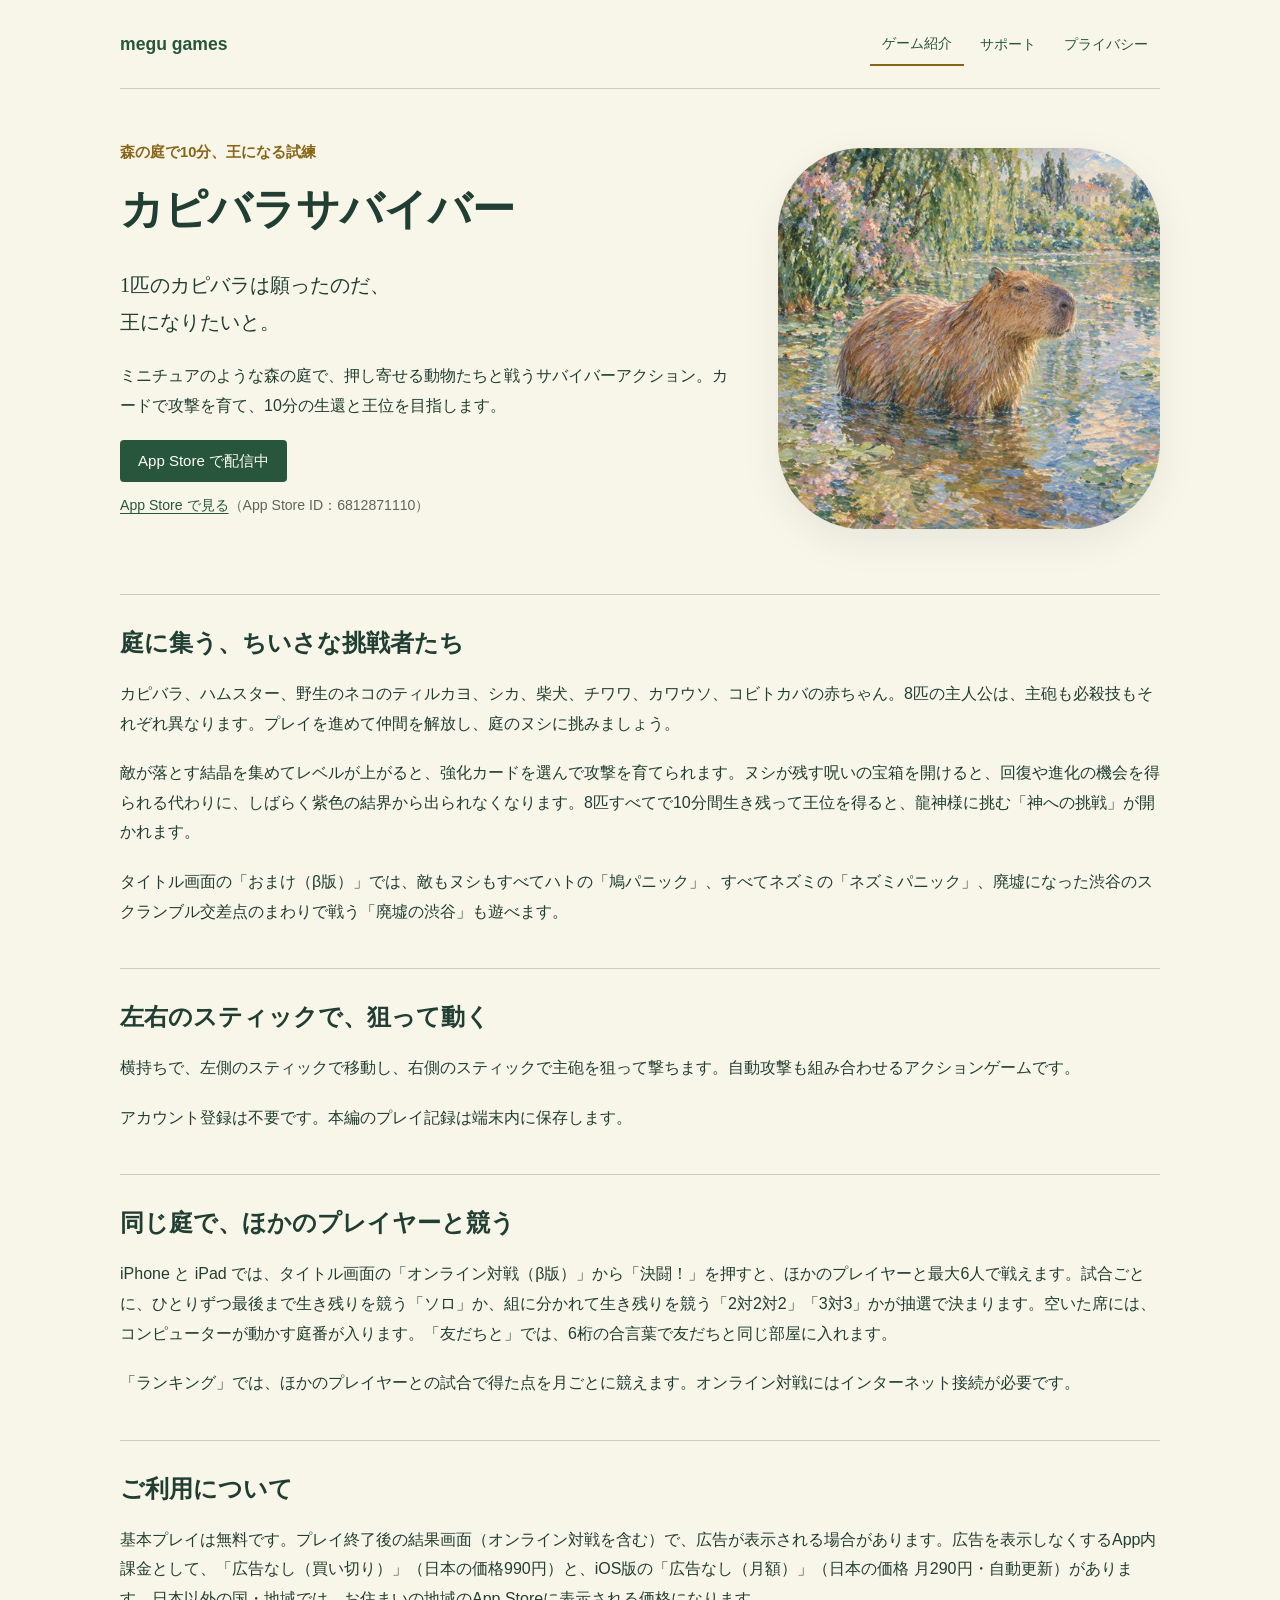
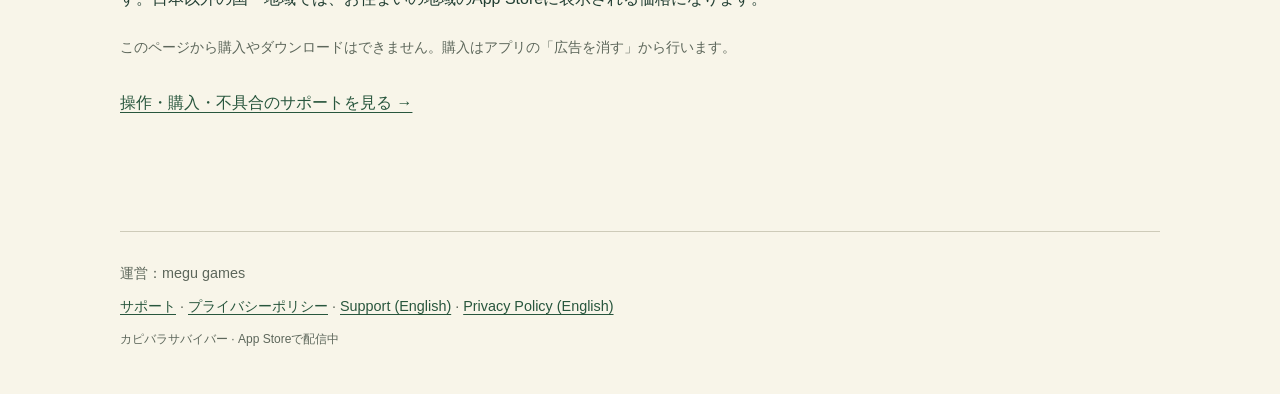
<file: index.html>
<!doctype html>
<html lang="ja"><head><meta charset="utf-8"><meta name="viewport" content="width=device-width,initial-scale=1">
<meta name="robots" content="noindex,nofollow"><meta name="color-scheme" content="light">
<title>森の庭で10分、王になる試練 | カピバラサバイバー</title>
<meta name="description" content="カピバラサバイバーのゲーム紹介、サポート、プライバシーポリシー。megu games。">
<link rel="icon" href="app-icon.png"><link rel="stylesheet" href="site.css"></head>
<body><a class="skip" href="#main">本文へ移動</a>
<header><a class="brand" href="index.html">megu games</a><nav aria-label="サイト内"><a href="index.html" aria-current="page">ゲーム紹介</a><a href="support.html">サポート</a><a href="privacy.html">プライバシー</a></nav></header>
<main id="main">
<section class="hero"><div><p class="eyebrow">森の庭で10分、王になる試練</p><h1>カピバラ<br class="mobile-break">サバイバー</h1>
<p class="lead">1匹のカピバラは願ったのだ、<br>王になりたいと。</p>
<p>ミニチュアのような森の庭で、押し寄せる動物たちと戦うサバイバーアクション。カードで攻撃を育て、10分の生還と王位を目指します。</p>
<p class="release">App Store で配信中</p><p class="muted"><a href="https://apps.apple.com/app/id6812871110">App Store で見る</a>（App Store ID：6812871110）</p></div>
<img class="art" src="app-icon.png" width="512" height="512" alt="睡蓮のある水辺でくつろぐ、絵画風のカピバラ"></section>
<section><h2>庭に集う、ちいさな挑戦者たち</h2><p>カピバラ、ハムスター、野生のネコのティルカヨ、シカ、柴犬、チワワ、カワウソ、コビトカバの赤ちゃん。8匹の主人公は、主砲も必殺技もそれぞれ異なります。プレイを進めて仲間を解放し、庭のヌシに挑みましょう。</p>
<p>敵が落とす結晶を集めてレベルが上がると、強化カードを選んで攻撃を育てられます。ヌシが残す呪いの宝箱を開けると、回復や進化の機会を得られる代わりに、しばらく紫色の結界から出られなくなります。8匹すべてで10分間生き残って王位を得ると、龍神様に挑む「神への挑戦」が開かれます。</p>
<p>タイトル画面の「おまけ（β版）」では、敵もヌシもすべてハトの「鳩パニック」、すべてネズミの「ネズミパニック」、廃墟になった渋谷のスクランブル交差点のまわりで戦う「廃墟の渋谷」も遊べます。</p></section>
<section><h2>左右のスティックで、狙って動く</h2><p>横持ちで、左側のスティックで移動し、右側のスティックで主砲を狙って撃ちます。自動攻撃も組み合わせるアクションゲームです。</p>
<p>アカウント登録は不要です。本編のプレイ記録は端末内に保存します。</p></section>
<section><h2>同じ庭で、ほかのプレイヤーと競う</h2><p>iPhone と iPad では、タイトル画面の「オンライン対戦（β版）」から「決闘！」を押すと、ほかのプレイヤーと最大6人で戦えます。試合ごとに、ひとりずつ最後まで生き残りを競う「ソロ」か、組に分かれて生き残りを競う「2対2対2」「3対3」かが抽選で決まります。空いた席には、コンピューターが動かす庭番が入ります。「友だちと」では、6桁の合言葉で友だちと同じ部屋に入れます。</p>
<p>「ランキング」では、ほかのプレイヤーとの試合で得た点を月ごとに競えます。オンライン対戦にはインターネット接続が必要です。</p></section>
<section><h2>ご利用について</h2><p>基本プレイは無料です。プレイ終了後の結果画面（オンライン対戦を含む）で、広告が表示される場合があります。広告を表示しなくするApp内課金として、「広告なし（買い切り）」（日本の価格990円）と、iOS版の「広告なし（月額）」（日本の価格 月290円・自動更新）があります。日本以外の国・地域では、お住まいの地域のApp Storeに表示される価格になります。</p>
<p class="muted">このページから購入やダウンロードはできません。購入はアプリの「広告を消す」から行います。</p>
<p><a class="text-link" href="support.html">操作・購入・不具合のサポートを見る<span aria-hidden="true"> →</span></a></p></section></main>
<footer><p>運営：megu games</p><p><a href="support.html">サポート</a><span aria-hidden="true"> · </span><a href="privacy.html">プライバシーポリシー</a><span aria-hidden="true"> · </span><a href="support.en.html" hreflang="en" lang="en">Support (English)</a><span aria-hidden="true"> · </span><a href="privacy.en.html" hreflang="en" lang="en">Privacy Policy (English)</a></p><small>カピバラサバイバー · App Storeで配信中</small></footer>
</body></html>
</file>
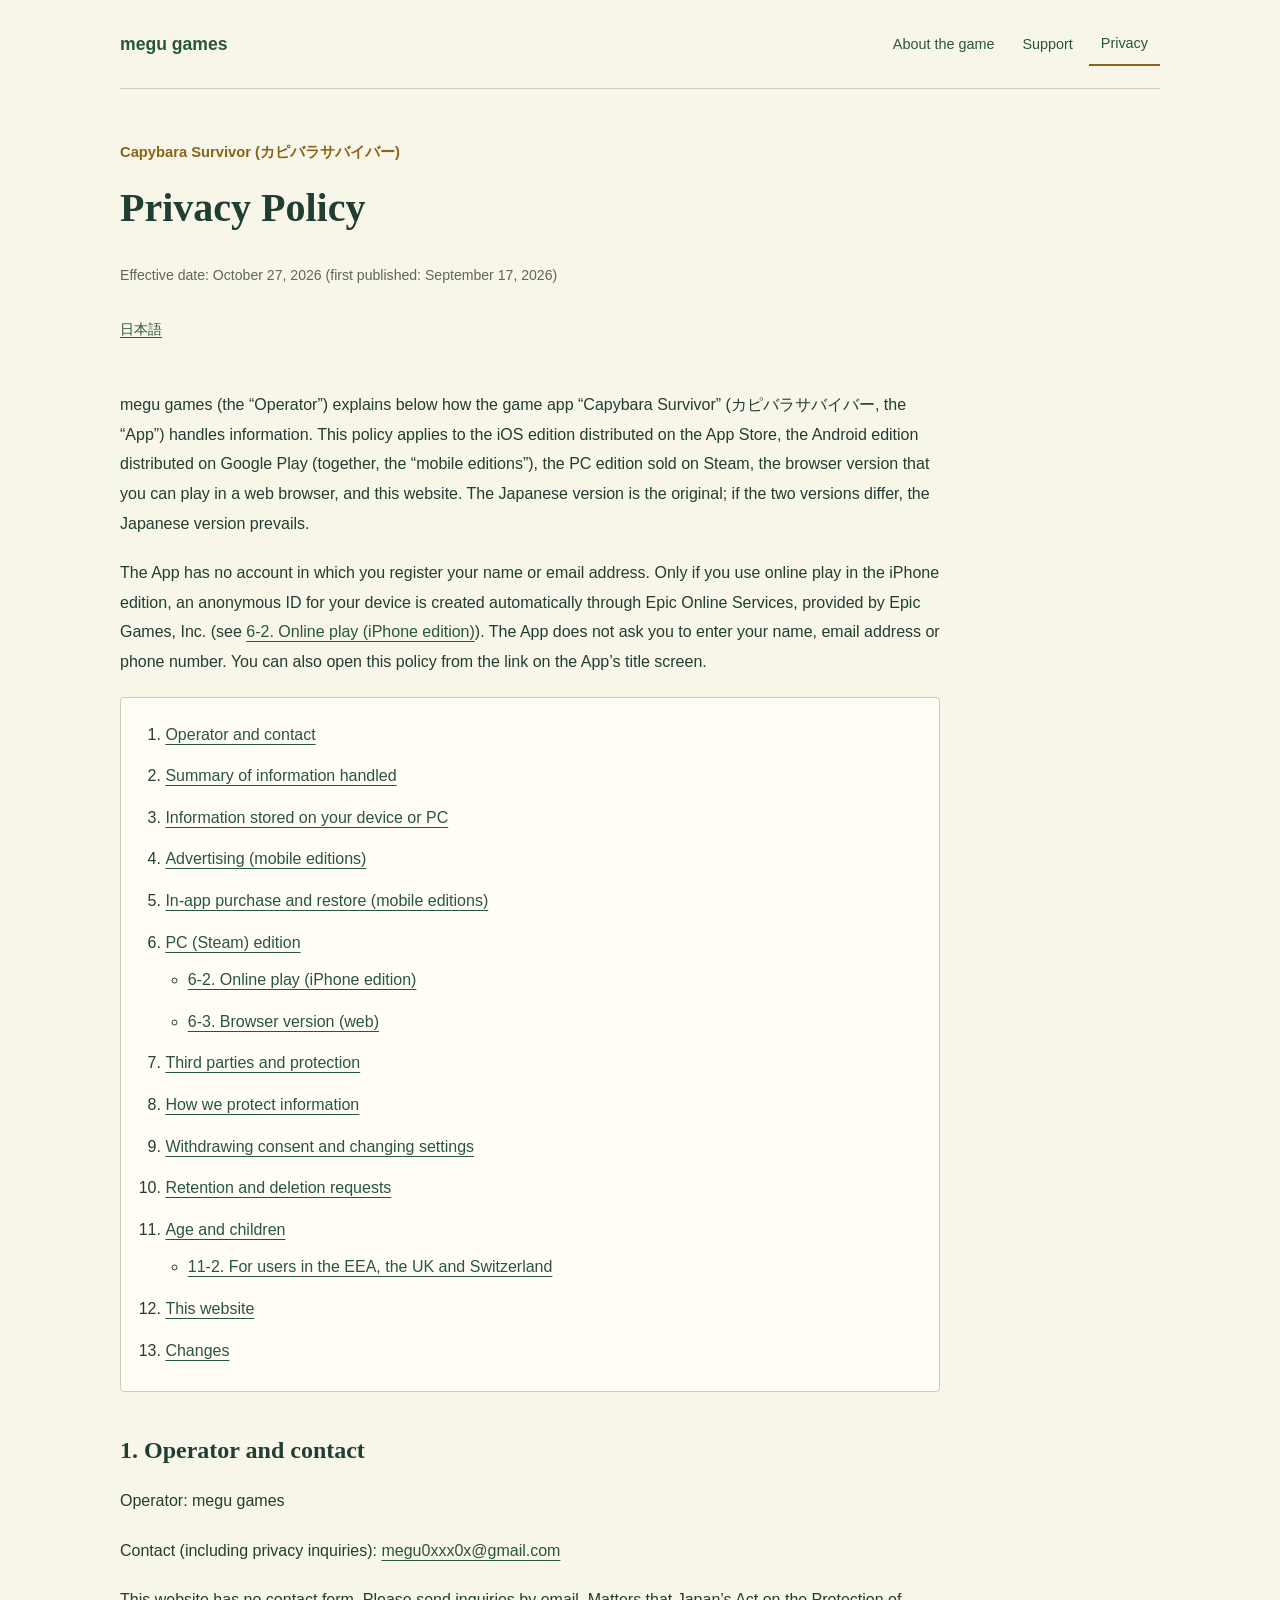
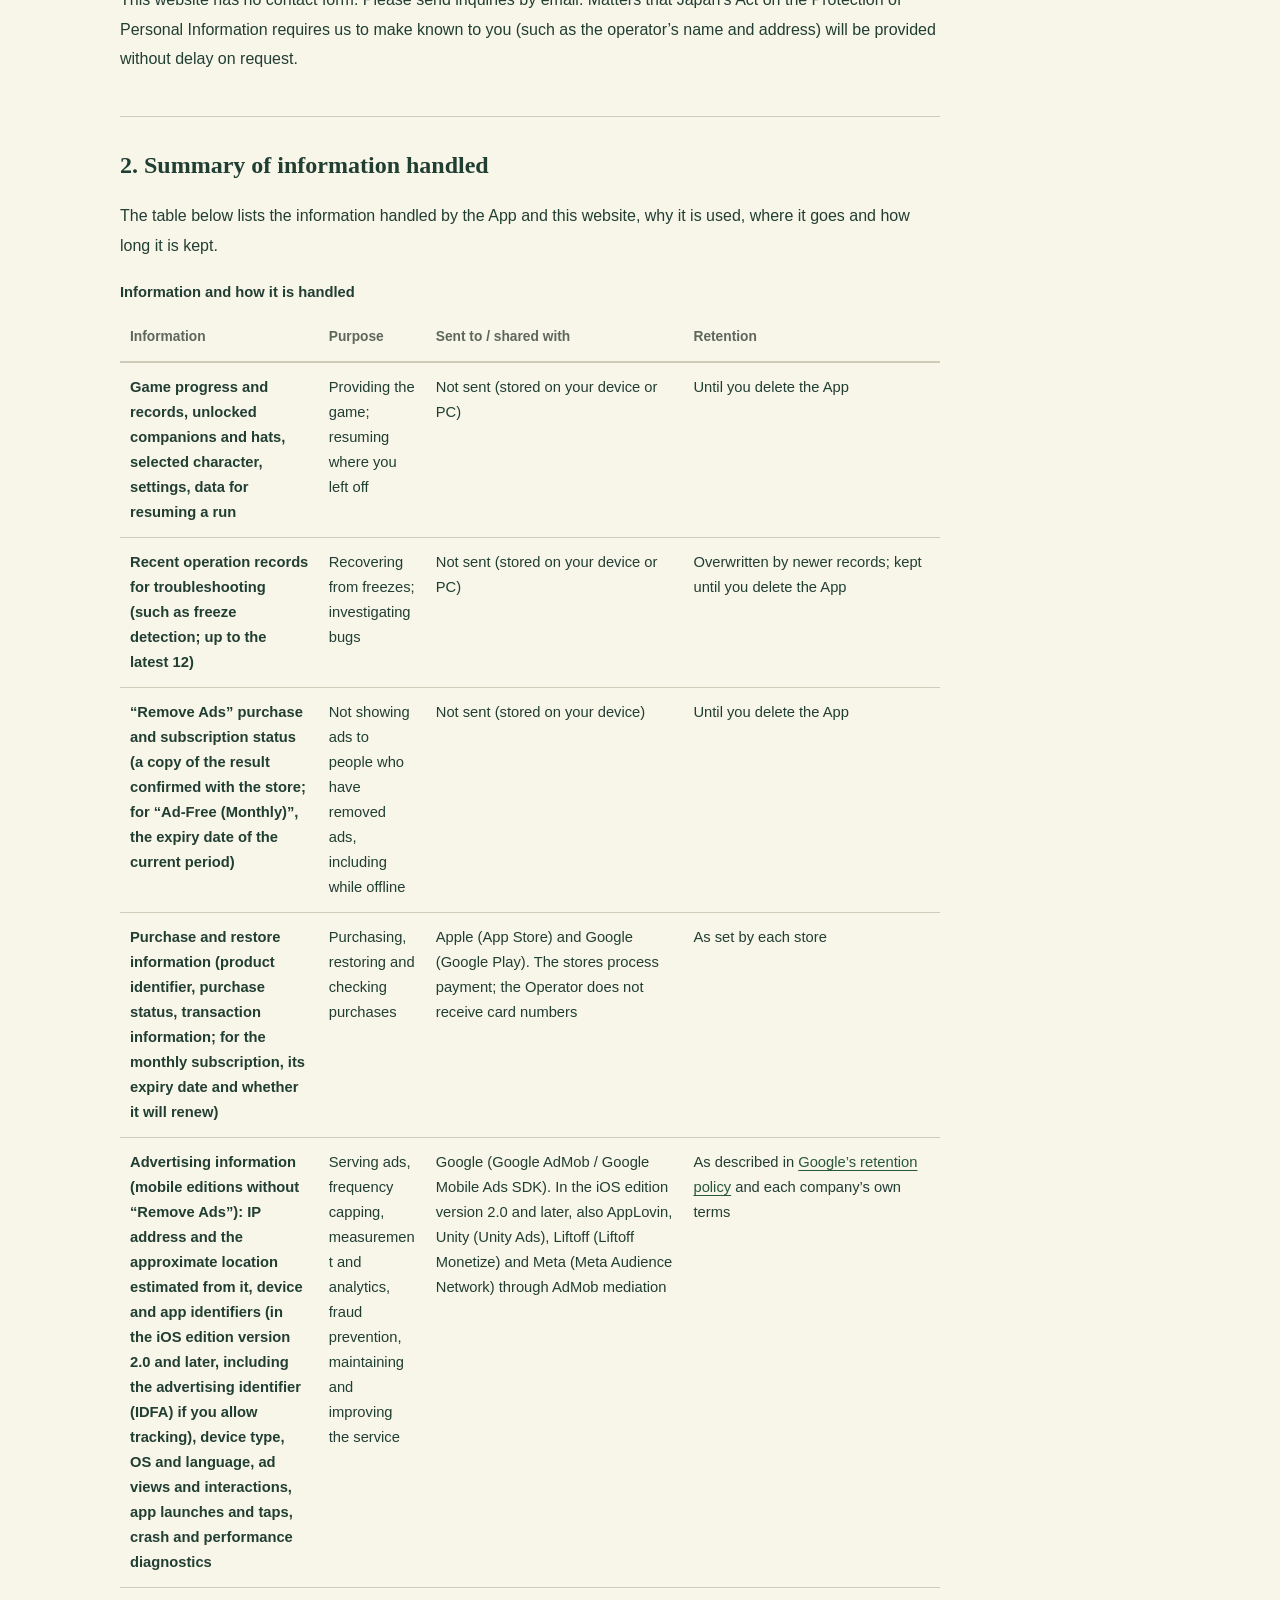
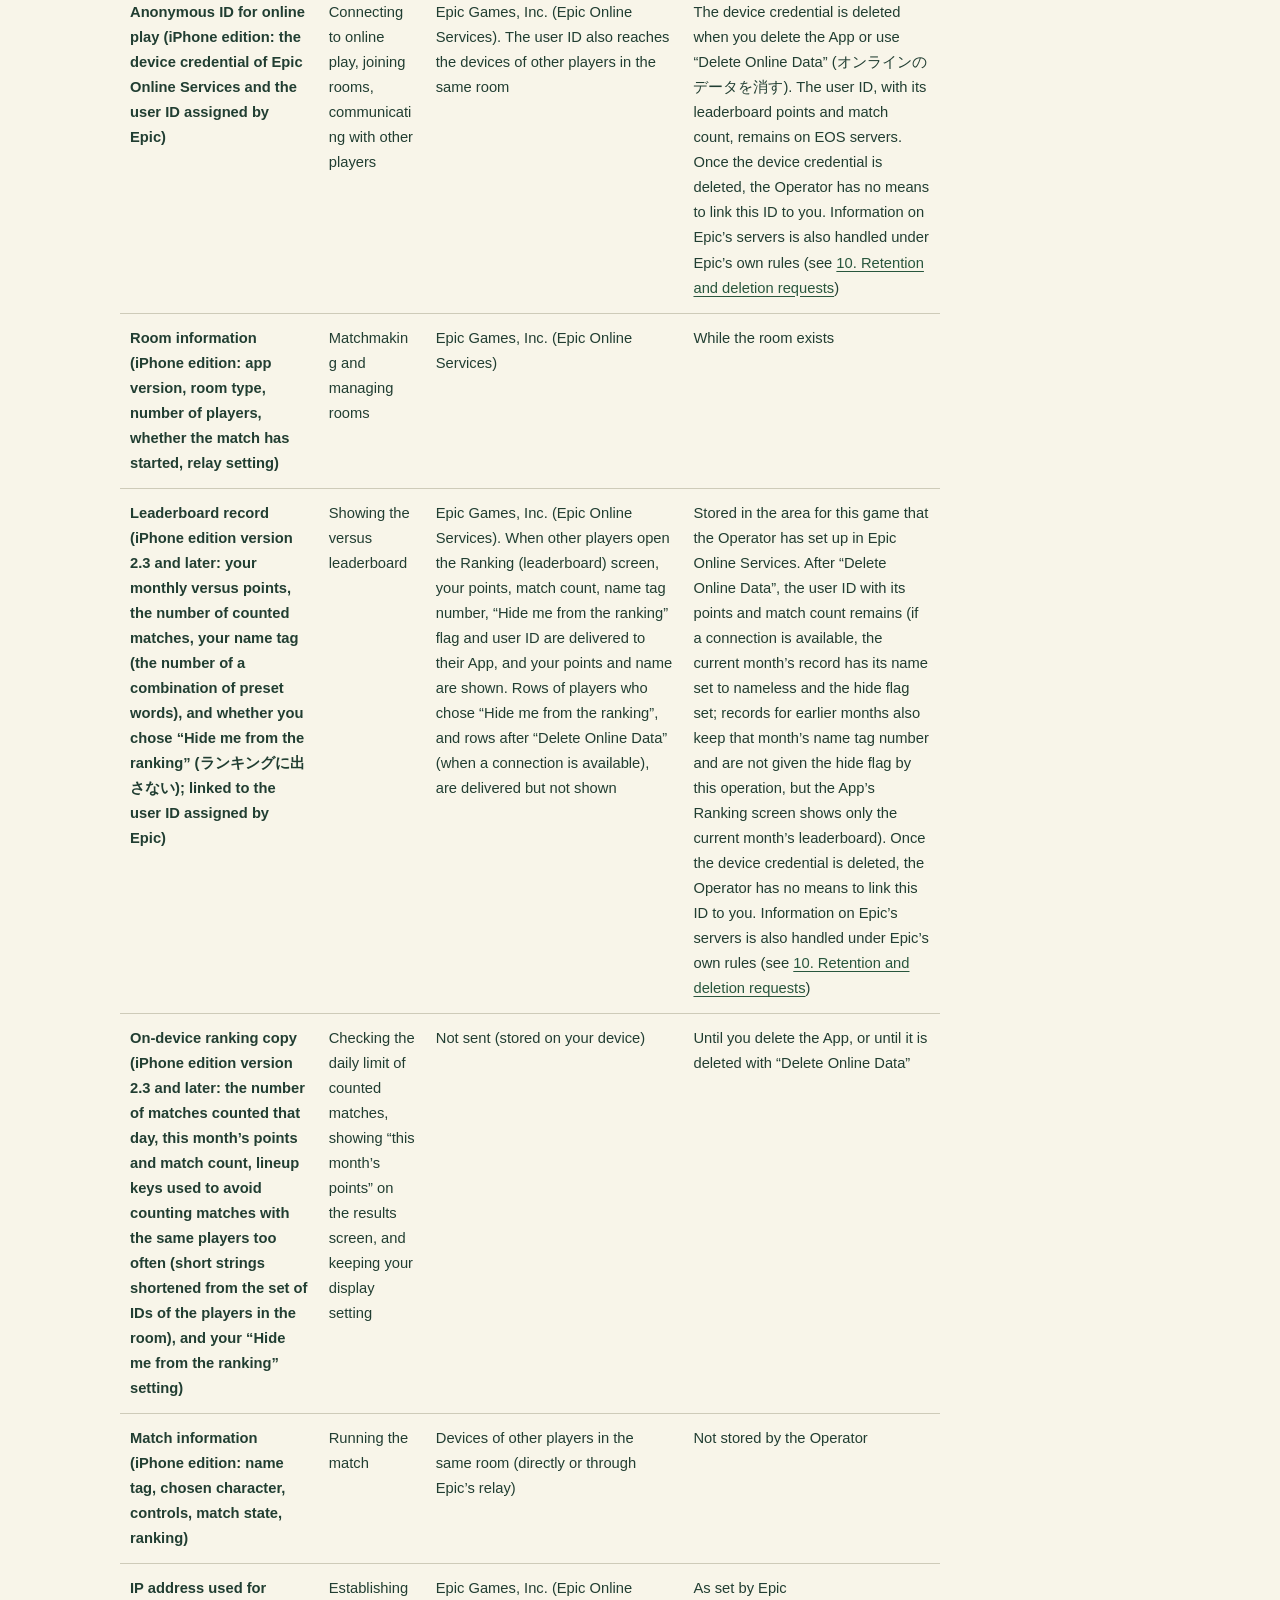
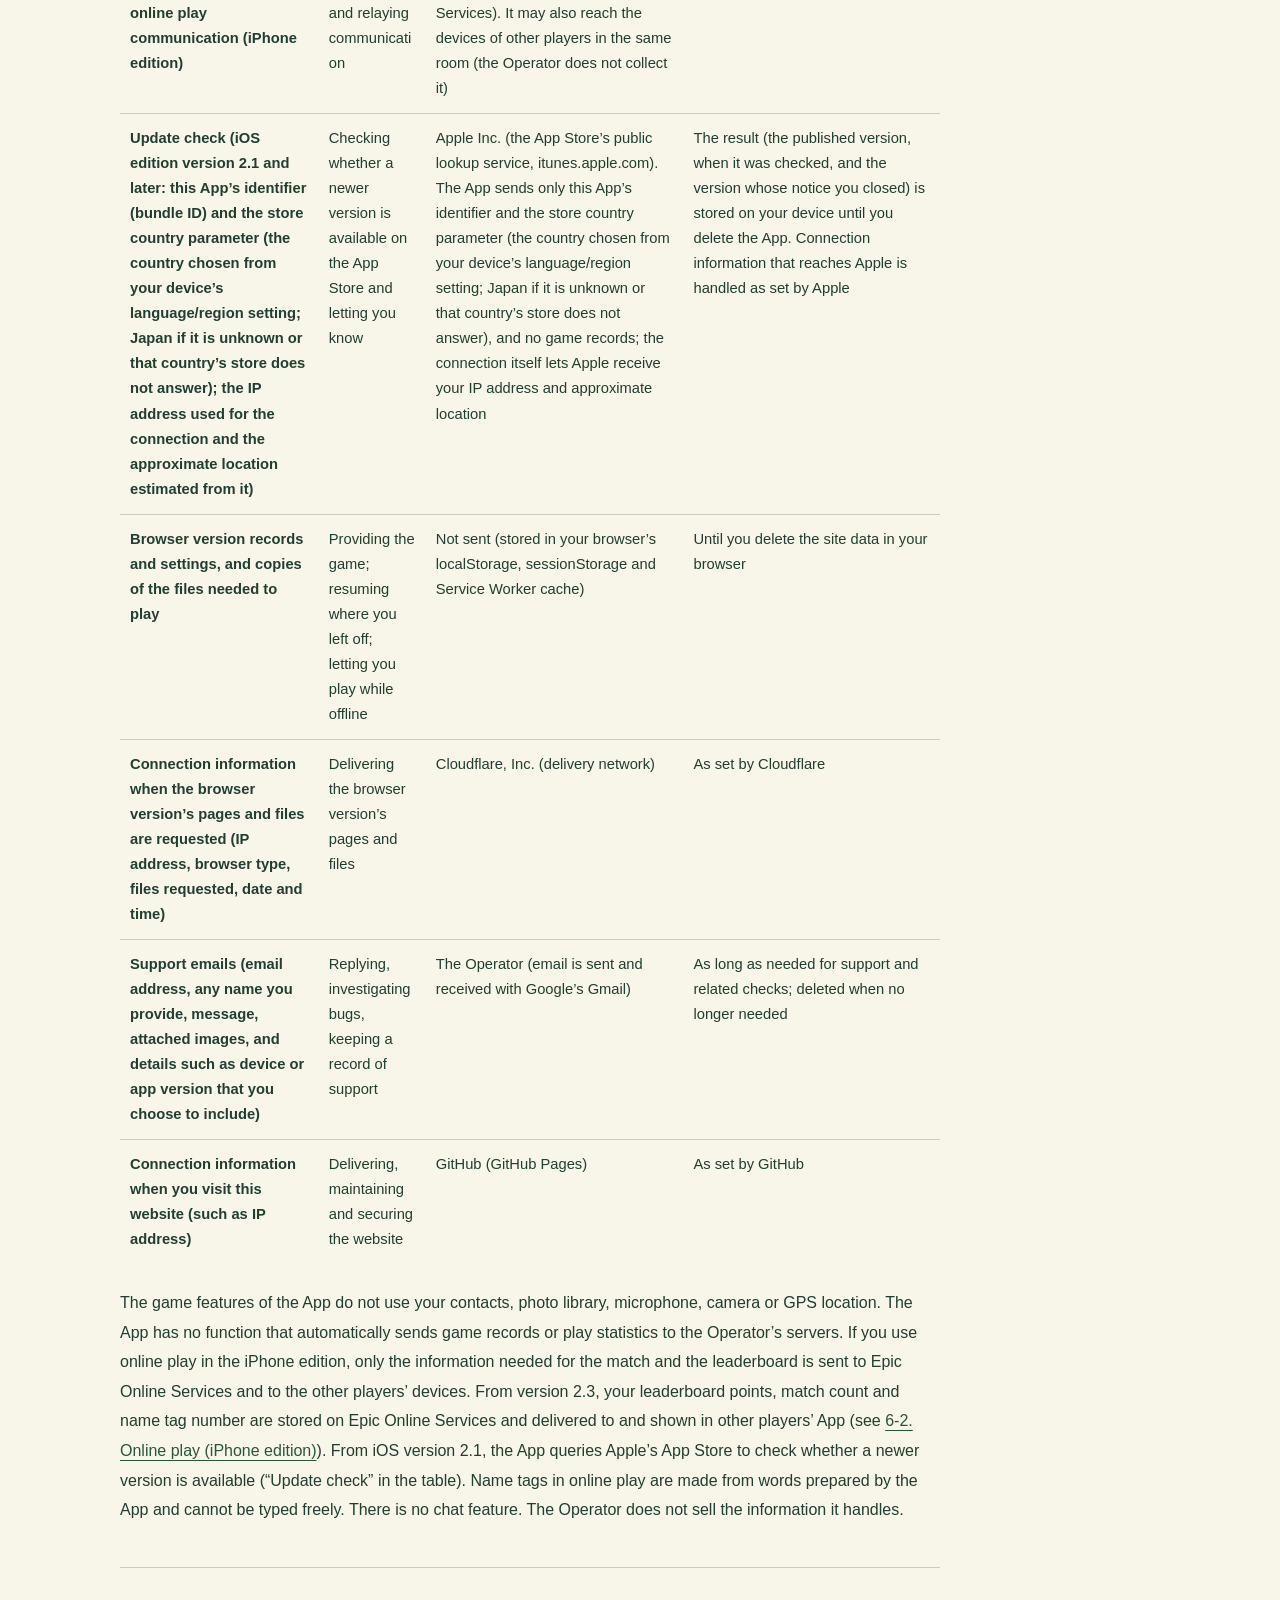
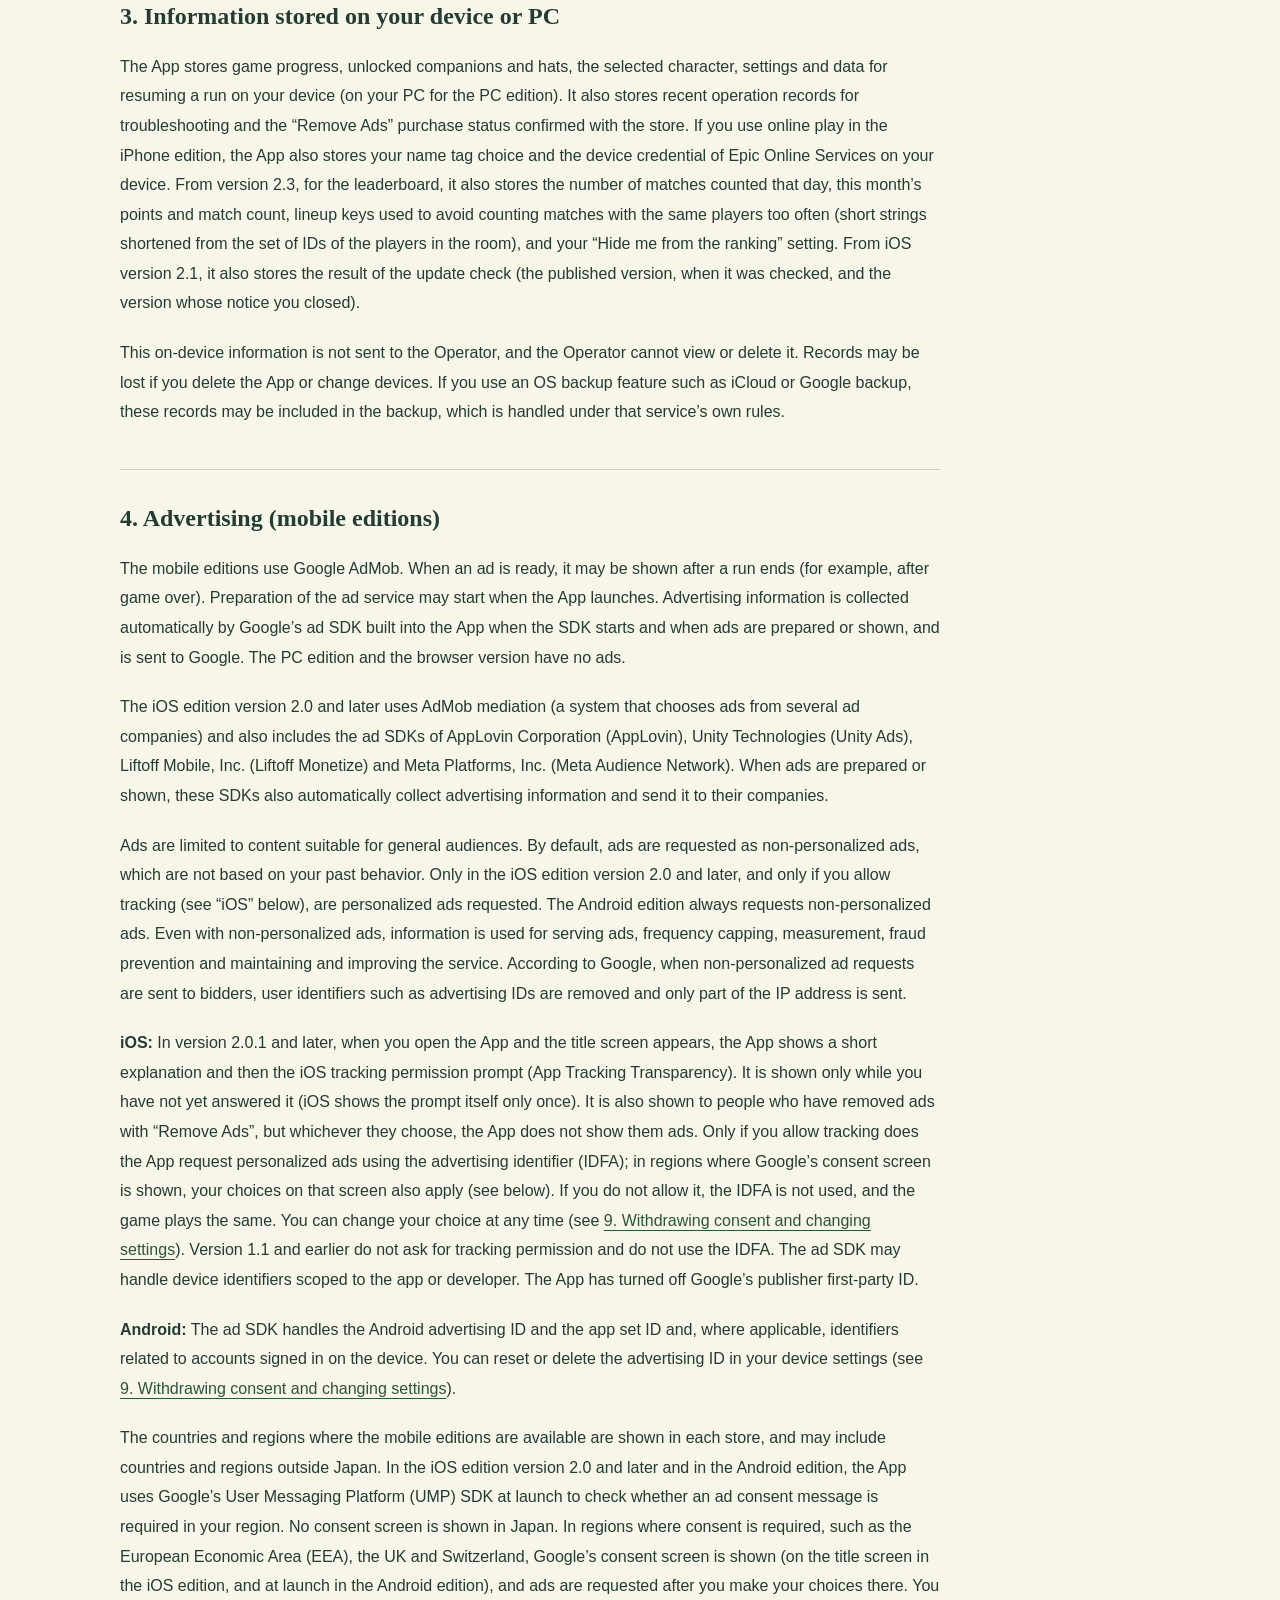
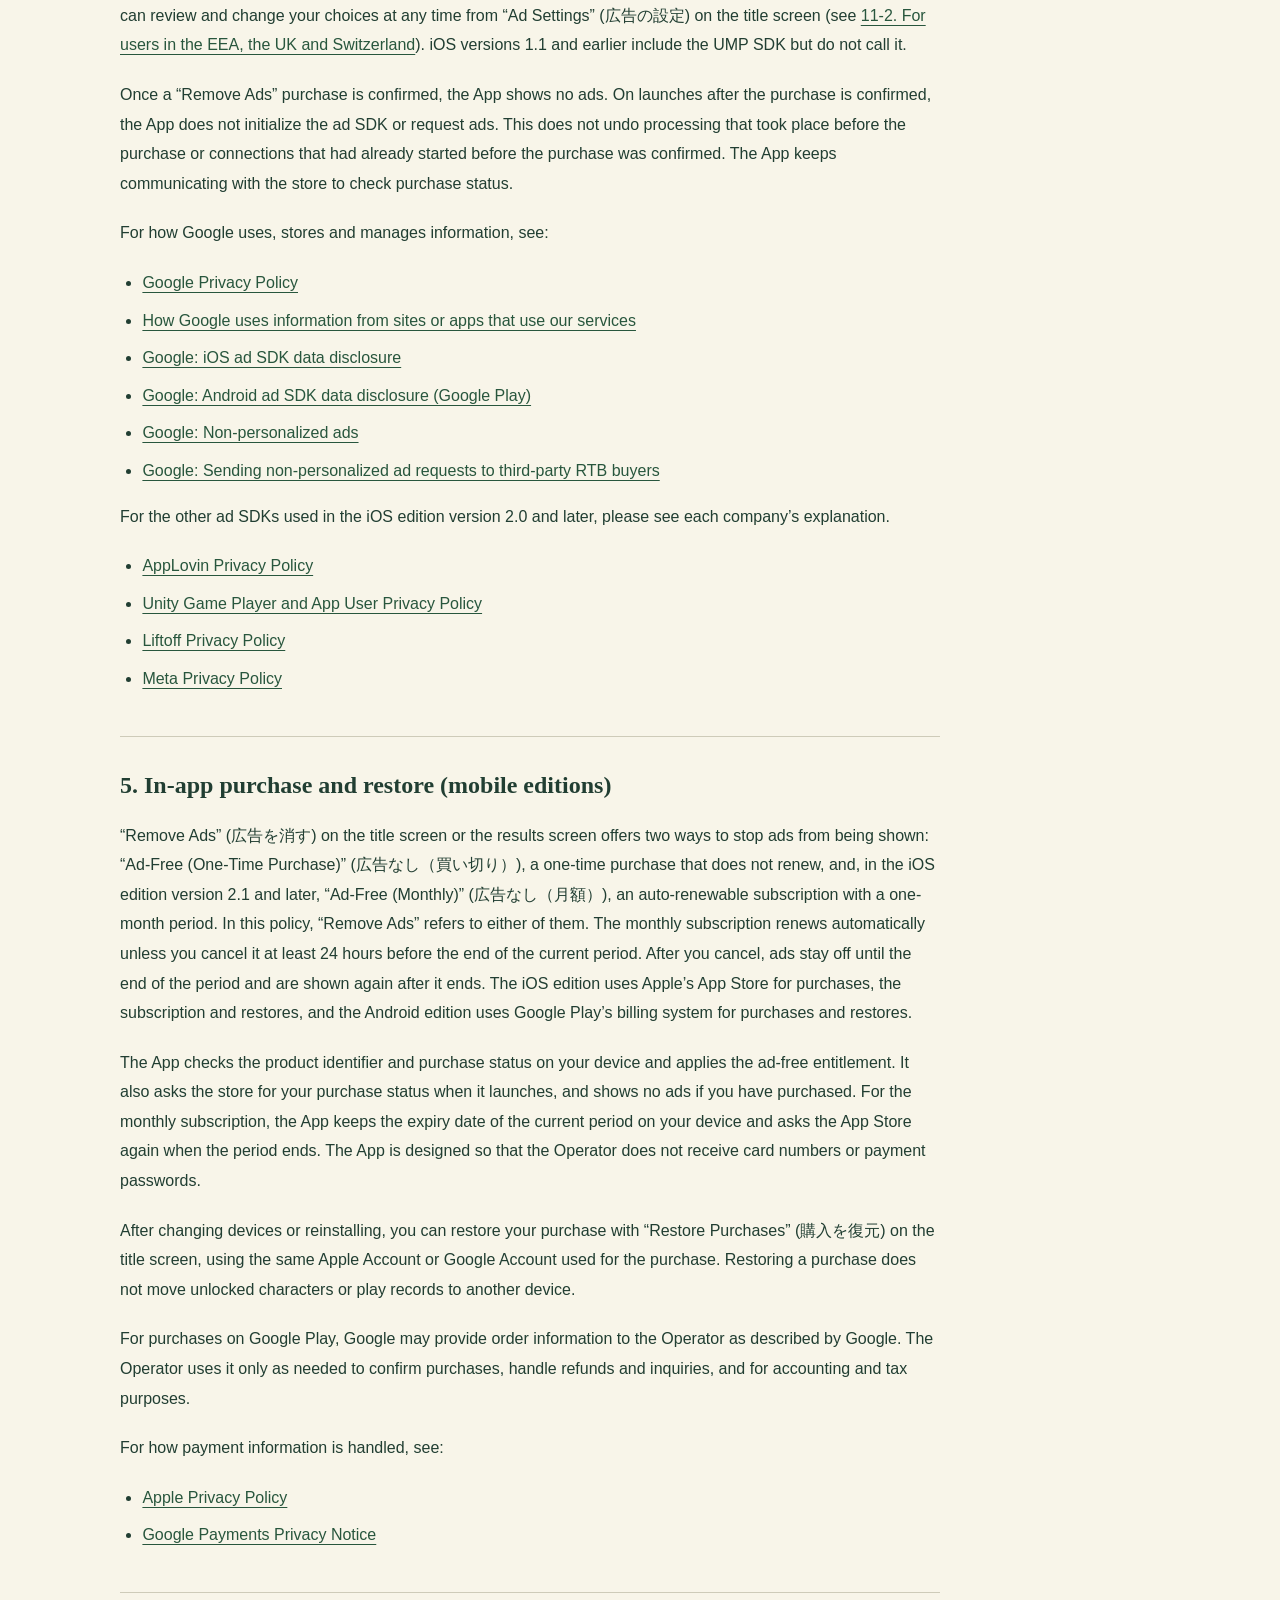
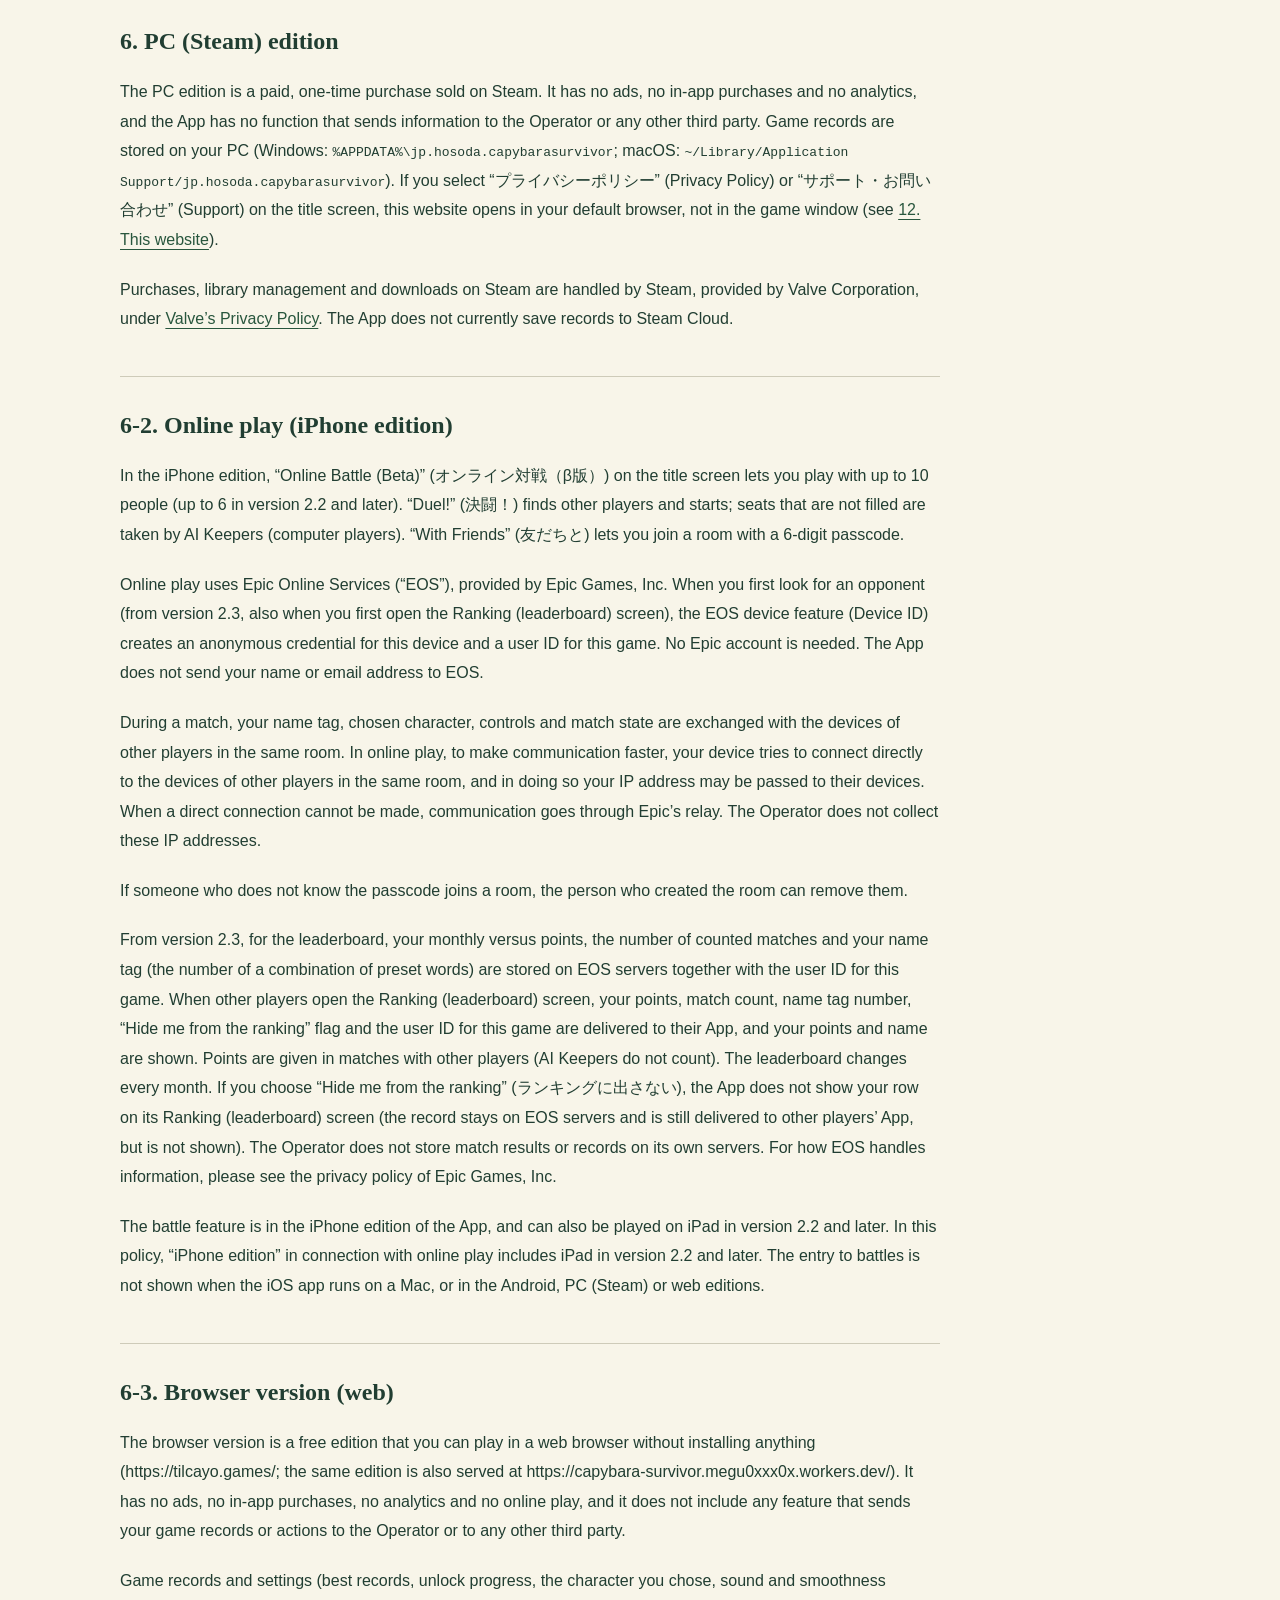
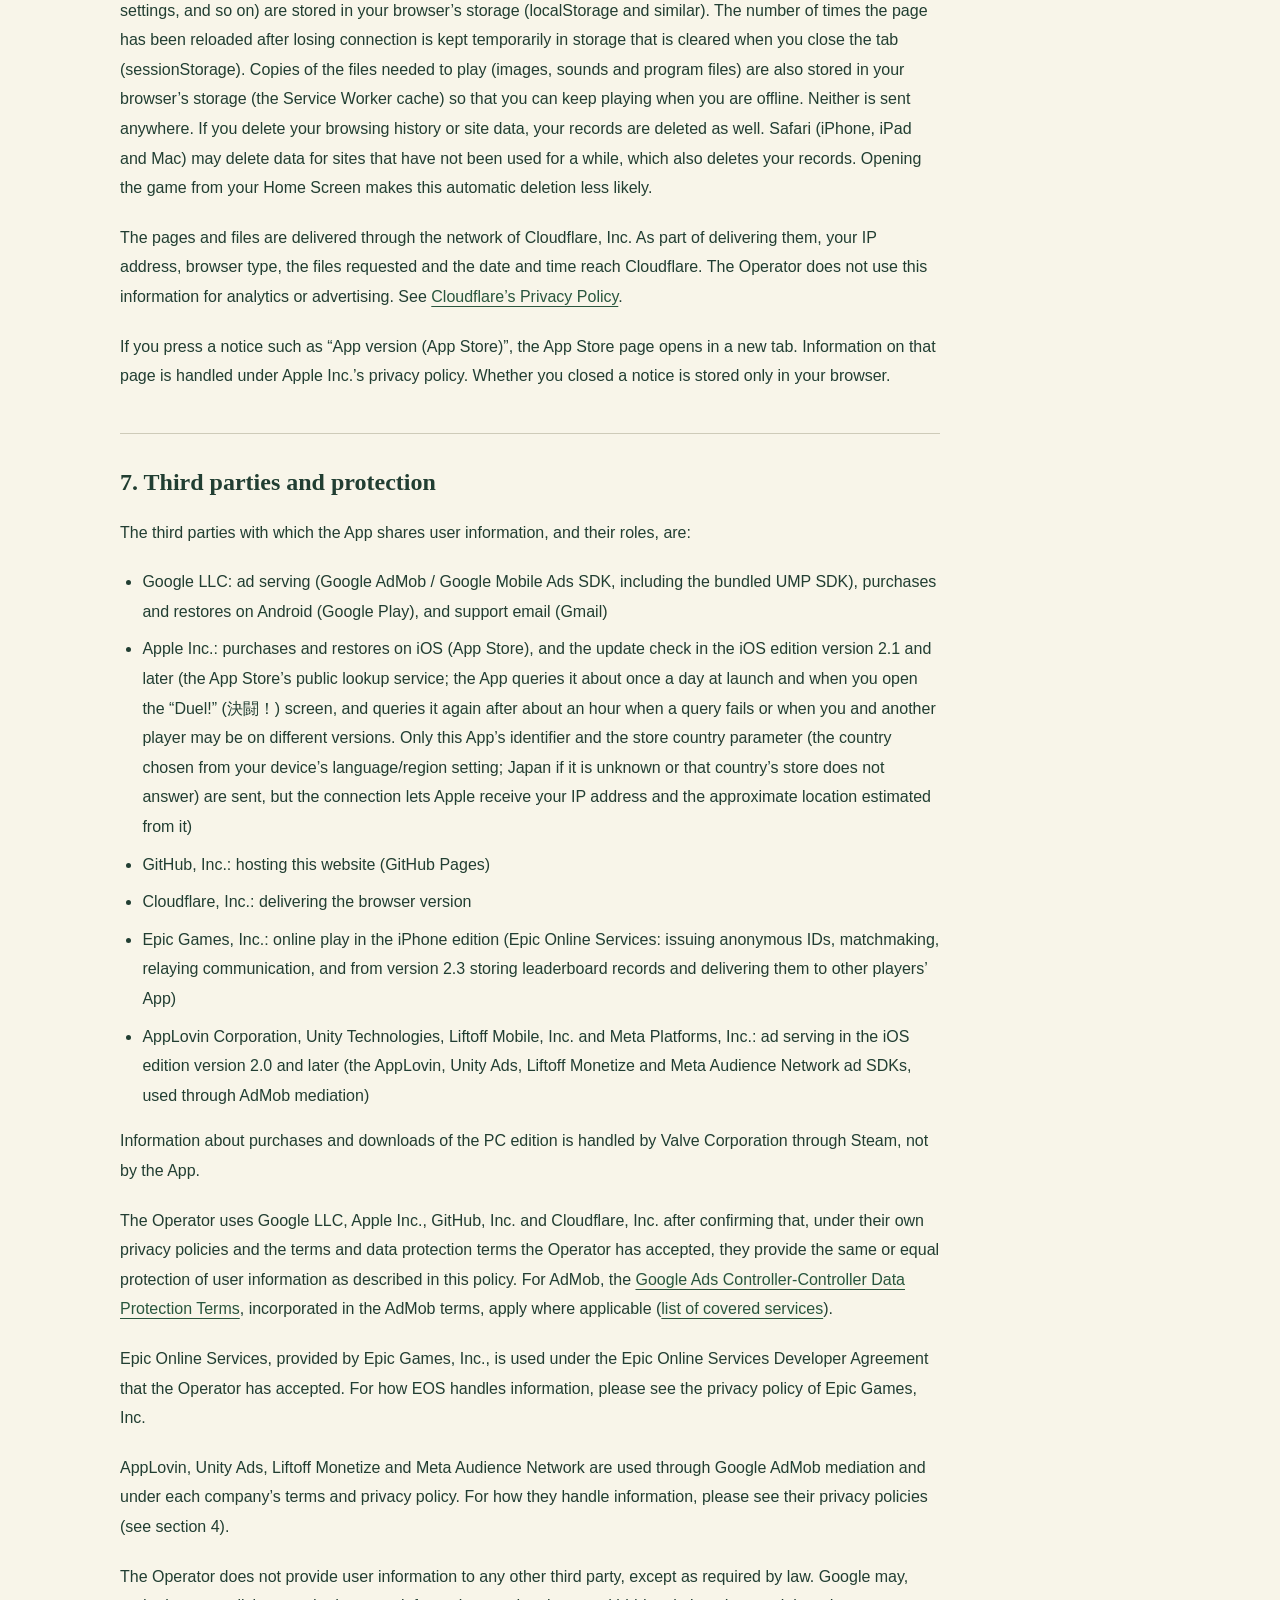
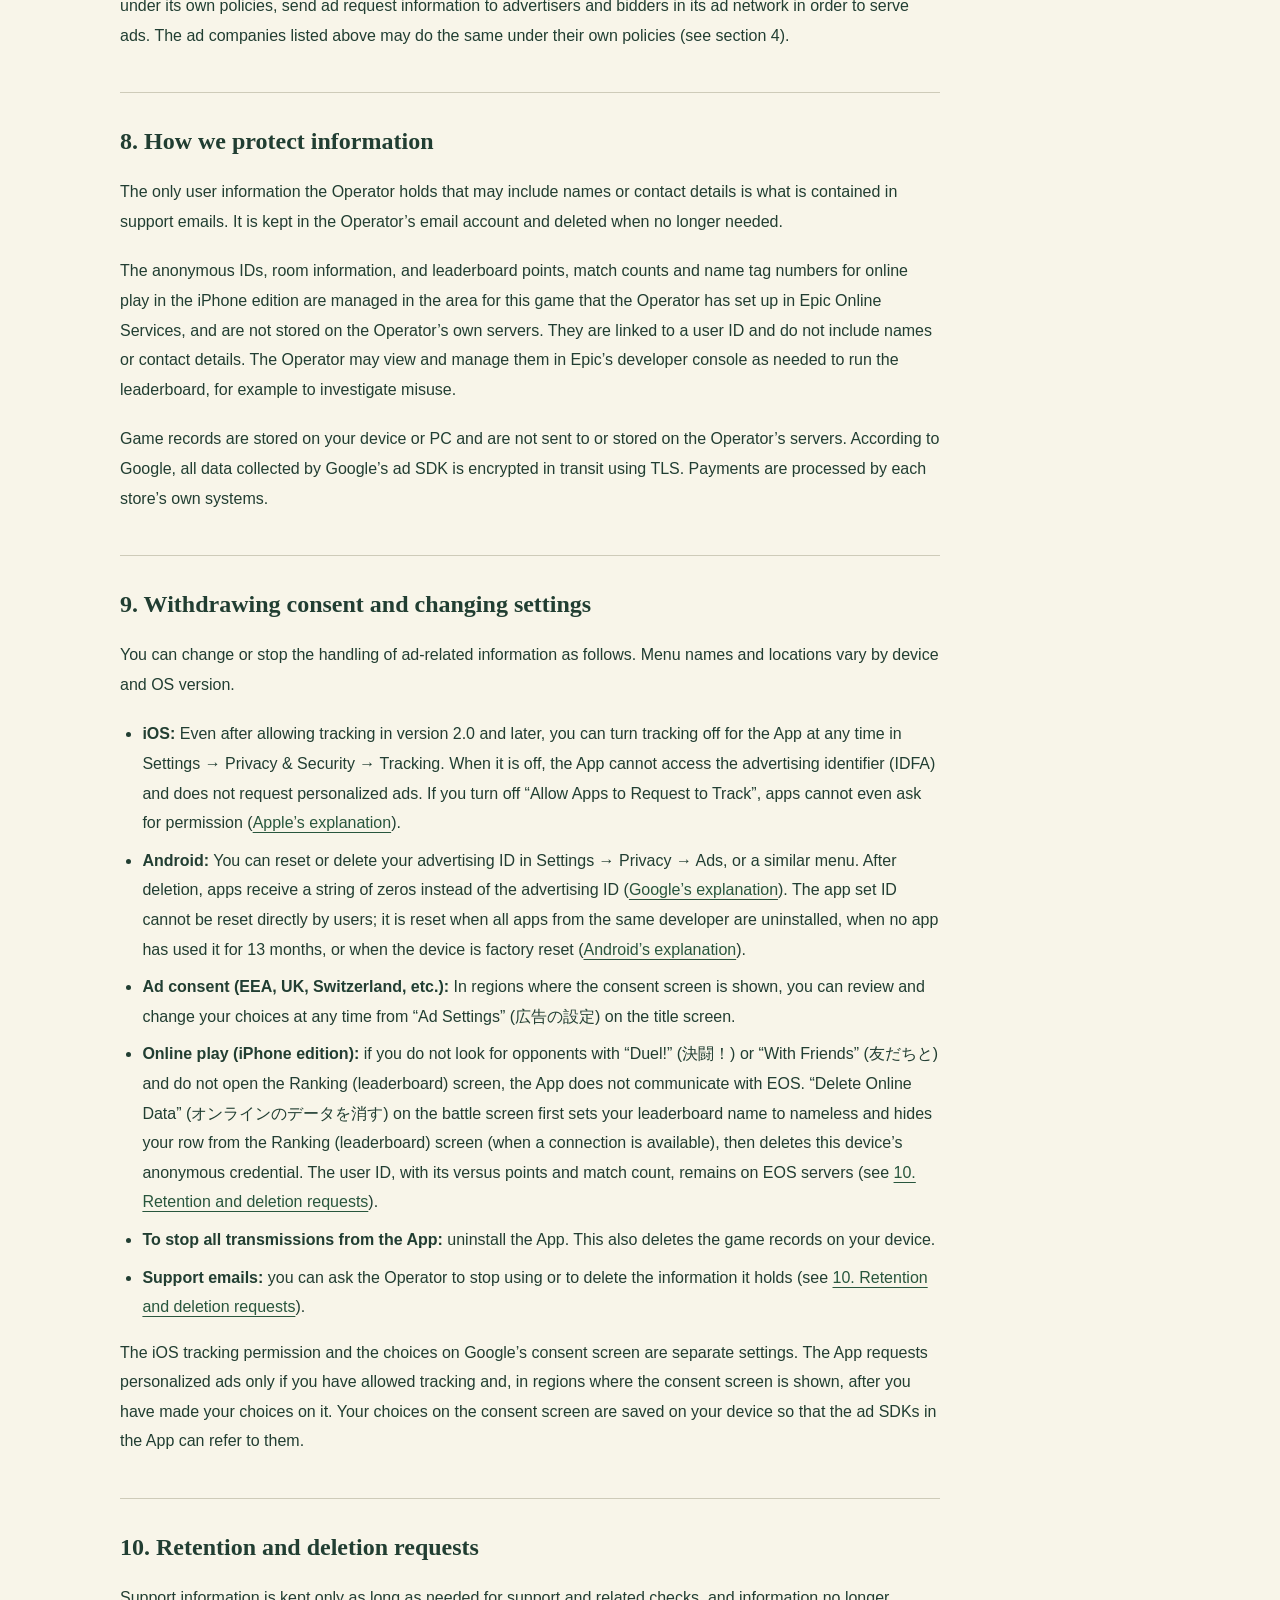
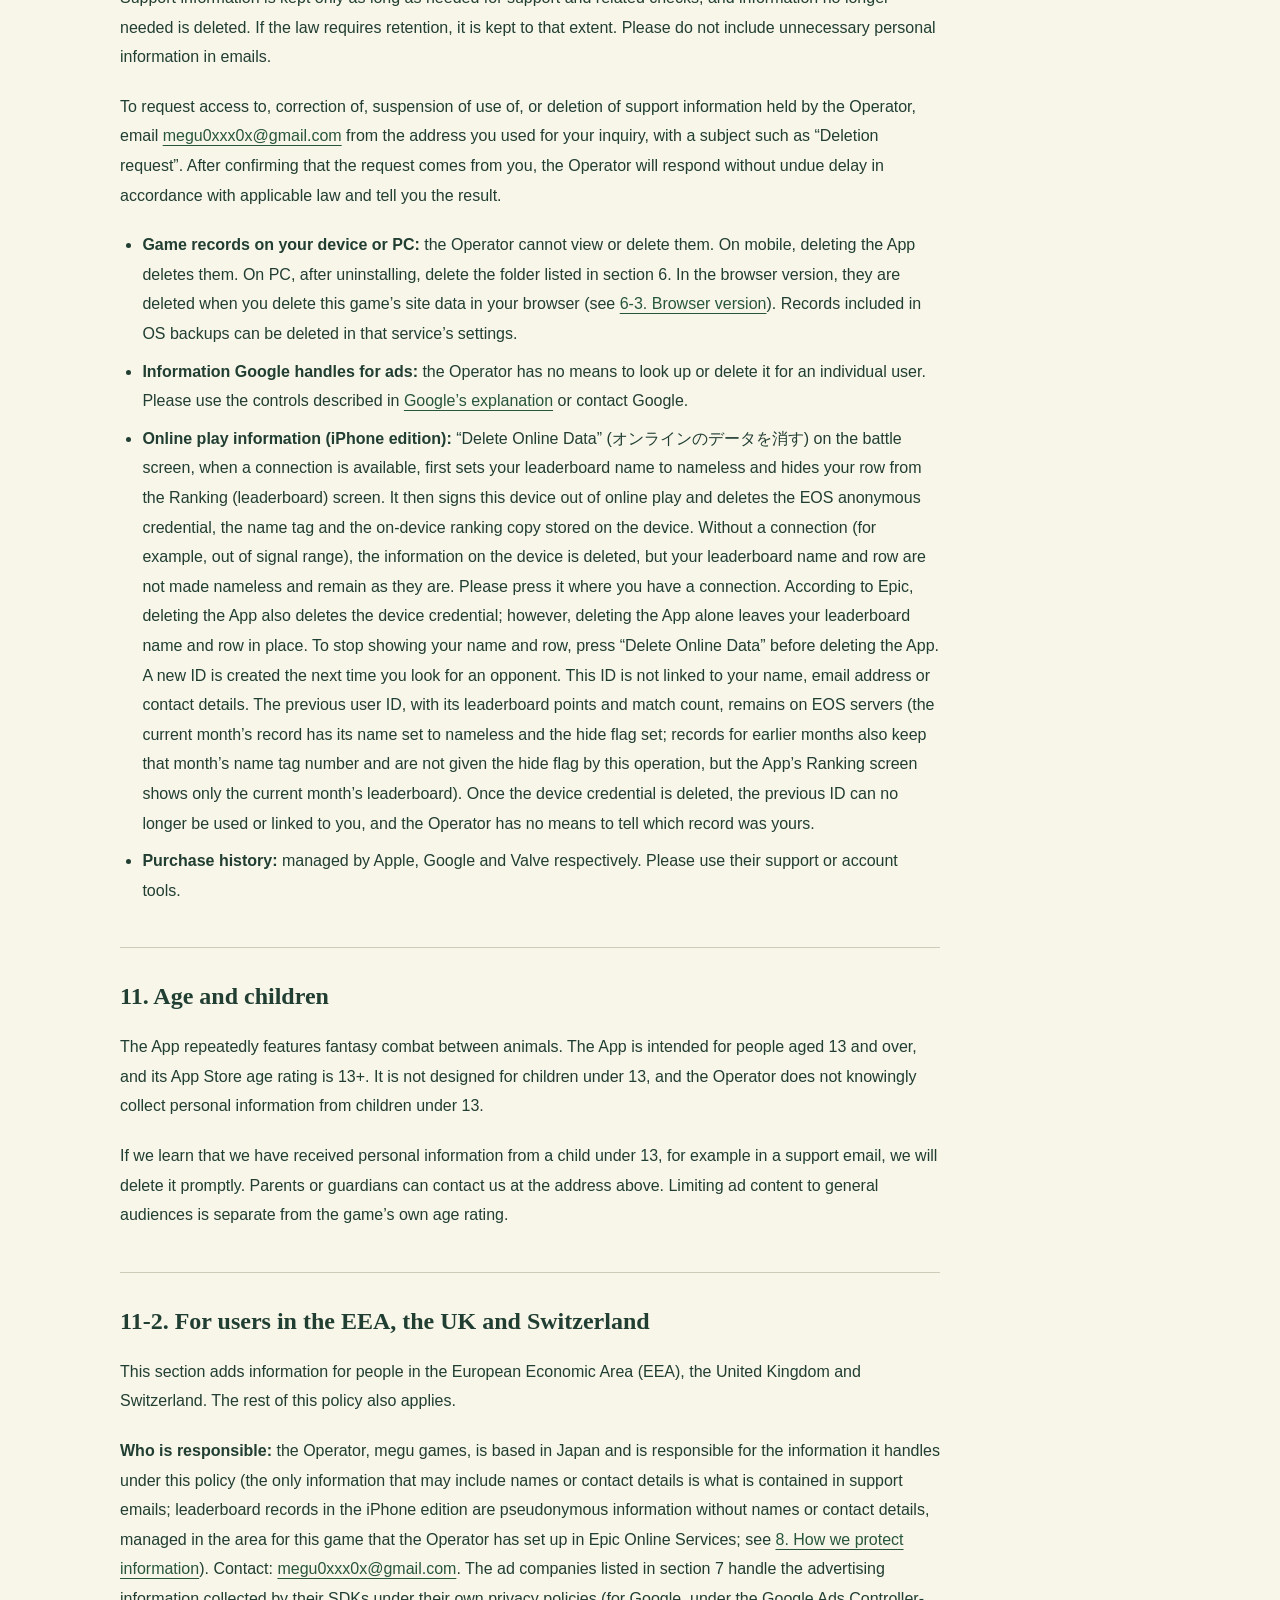
<file: privacy.en.html>
<!doctype html>
<html lang="en"><head><meta charset="utf-8"><meta name="viewport" content="width=device-width,initial-scale=1">
<meta name="color-scheme" content="light"><title>Privacy Policy | Capybara Survivor</title>
<meta name="description" content="How Capybara Survivor (iOS, Android, PC and browser) handles information, ads, purchases, online play, withdrawing consent, deletion requests and contact. Operated by megu games.">
<link rel="icon" href="app-icon.png"><link rel="stylesheet" href="site.css">
<link rel="alternate" hreflang="ja" href="https://megu0xxx0x.github.io/privacy.html"><link rel="alternate" hreflang="en" href="https://megu0xxx0x.github.io/privacy.en.html"></head>
<body><a class="skip" href="#main">Skip to content</a>
<header><a class="brand" href="index.html">megu games</a><nav aria-label="Site"><a href="index.html" hreflang="ja">About the game</a><a href="support.en.html">Support</a><a href="privacy.en.html" aria-current="page">Privacy</a></nav></header>
<main id="main"><div class="page-heading"><p class="eyebrow">Capybara Survivor (カピバラサバイバー)</p><h1>Privacy Policy</h1><p class="muted">Effective date: October 27, 2026 (first published: September 17, 2026)</p><p class="lang-switch"><a href="privacy.html" hreflang="ja" lang="ja">日本語</a></p></div>
<p>megu games (the “Operator”) explains below how the game app “Capybara Survivor” (カピバラサバイバー, the “App”) handles information. This policy applies to the iOS edition distributed on the App Store, the Android edition distributed on Google Play (together, the “mobile editions”), the PC edition sold on Steam, the browser version that you can play in a web browser, and this website. The Japanese version is the original; if the two versions differ, the Japanese version prevails.</p>
<p>The App has no account in which you register your name or email address. Only if you use online play in the iPhone edition, an anonymous ID for your device is created automatically through Epic Online Services, provided by Epic Games, Inc. (see <a href="#online">6-2. Online play (iPhone edition)</a>). The App does not ask you to enter your name, email address or phone number. You can also open this policy from the link on the App’s title screen.</p>
<nav class="toc" aria-label="Contents"><ol>
<li><a href="#operator">Operator and contact</a></li><li><a href="#data">Summary of information handled</a></li><li><a href="#device">Information stored on your device or PC</a></li><li><a href="#ads">Advertising (mobile editions)</a></li><li><a href="#purchase">In-app purchase and restore (mobile editions)</a></li><li><a href="#pc">PC (Steam) edition</a><ul><li><a href="#online">6-2. Online play (iPhone edition)</a></li><li><a href="#web">6-3. Browser version (web)</a></li></ul></li><li><a href="#third-parties">Third parties and protection</a></li><li><a href="#security">How we protect information</a></li><li><a href="#withdraw">Withdrawing consent and changing settings</a></li><li><a href="#delete">Retention and deletion requests</a></li><li><a href="#children">Age and children</a><ul><li><a href="#eea">11-2. For users in the EEA, the UK and Switzerland</a></li></ul></li><li><a href="#site">This website</a></li><li><a href="#changes">Changes</a></li>
</ol></nav>
<section id="operator"><h2>1. Operator and contact</h2><p>Operator: megu games</p><p>Contact (including privacy inquiries): <a href="mailto:megu0xxx0x@gmail.com">megu0xxx0x@gmail.com</a></p>
<p>This website has no contact form. Please send inquiries by email. Matters that Japan’s Act on the Protection of Personal Information requires us to make known to you (such as the operator’s name and address) will be provided without delay on request.</p></section>
<section id="data"><h2>2. Summary of information handled</h2><p>The table below lists the information handled by the App and this website, why it is used, where it goes and how long it is kept.</p>
<table class="data-table"><caption>Information and how it is handled</caption>
<thead><tr><th scope="col">Information</th><th scope="col">Purpose</th><th scope="col">Sent to / shared with</th><th scope="col">Retention</th></tr></thead>
<tbody>
<tr><th scope="row">Game progress and records, unlocked companions and hats, selected character, settings, data for resuming a run</th><td data-label="Purpose">Providing the game; resuming where you left off</td><td data-label="Sent to / shared with">Not sent (stored on your device or PC)</td><td data-label="Retention">Until you delete the App</td></tr>
<tr><th scope="row">Recent operation records for troubleshooting (such as freeze detection; up to the latest 12)</th><td data-label="Purpose">Recovering from freezes; investigating bugs</td><td data-label="Sent to / shared with">Not sent (stored on your device or PC)</td><td data-label="Retention">Overwritten by newer records; kept until you delete the App</td></tr>
<tr><th scope="row">“Remove Ads” purchase and subscription status (a copy of the result confirmed with the store; for “Ad-Free (Monthly)”, the expiry date of the current period)</th><td data-label="Purpose">Not showing ads to people who have removed ads, including while offline</td><td data-label="Sent to / shared with">Not sent (stored on your device)</td><td data-label="Retention">Until you delete the App</td></tr>
<tr><th scope="row">Purchase and restore information (product identifier, purchase status, transaction information; for the monthly subscription, its expiry date and whether it will renew)</th><td data-label="Purpose">Purchasing, restoring and checking purchases</td><td data-label="Sent to / shared with">Apple (App Store) and Google (Google Play). The stores process payment; the Operator does not receive card numbers</td><td data-label="Retention">As set by each store</td></tr>
<tr><th scope="row">Advertising information (mobile editions without “Remove Ads”): IP address and the approximate location estimated from it, device and app identifiers (in the iOS edition version 2.0 and later, including the advertising identifier (IDFA) if you allow tracking), device type, OS and language, ad views and interactions, app launches and taps, crash and performance diagnostics</th><td data-label="Purpose">Serving ads, frequency capping, measurement and analytics, fraud prevention, maintaining and improving the service</td><td data-label="Sent to / shared with">Google (Google AdMob / Google Mobile Ads SDK). In the iOS edition version 2.0 and later, also AppLovin, Unity (Unity Ads), Liftoff (Liftoff Monetize) and Meta (Meta Audience Network) through AdMob mediation</td><td data-label="Retention">As described in <a href="https://policies.google.com/technologies/retention?hl=en">Google’s retention policy</a> and each company’s own terms</td></tr>
<tr><th scope="row">Anonymous ID for online play (iPhone edition: the device credential of Epic Online Services and the user ID assigned by Epic)</th><td data-label="Purpose">Connecting to online play, joining rooms, communicating with other players</td><td data-label="Sent to / shared with">Epic Games, Inc. (Epic Online Services). The user ID also reaches the devices of other players in the same room</td><td data-label="Retention">The device credential is deleted when you delete the App or use “Delete Online Data” (オンラインのデータを消す). The user ID, with its leaderboard points and match count, remains on EOS servers. Once the device credential is deleted, the Operator has no means to link this ID to you. Information on Epic’s servers is also handled under Epic’s own rules (see <a href="#delete">10. Retention and deletion requests</a>)</td></tr>
<tr><th scope="row">Room information (iPhone edition: app version, room type, number of players, whether the match has started, relay setting)</th><td data-label="Purpose">Matchmaking and managing rooms</td><td data-label="Sent to / shared with">Epic Games, Inc. (Epic Online Services)</td><td data-label="Retention">While the room exists</td></tr>
<tr><th scope="row">Leaderboard record (iPhone edition version 2.3 and later: your monthly versus points, the number of counted matches, your name tag (the number of a combination of preset words), and whether you chose “Hide me from the ranking” (ランキングに出さない); linked to the user ID assigned by Epic)</th><td data-label="Purpose">Showing the versus leaderboard</td><td data-label="Sent to / shared with">Epic Games, Inc. (Epic Online Services). When other players open the Ranking (leaderboard) screen, your points, match count, name tag number, “Hide me from the ranking” flag and user ID are delivered to their App, and your points and name are shown. Rows of players who chose “Hide me from the ranking”, and rows after “Delete Online Data” (when a connection is available), are delivered but not shown</td><td data-label="Retention">Stored in the area for this game that the Operator has set up in Epic Online Services. After “Delete Online Data”, the user ID with its points and match count remains (if a connection is available, the current month’s record has its name set to nameless and the hide flag set; records for earlier months also keep that month’s name tag number and are not given the hide flag by this operation, but the App’s Ranking screen shows only the current month’s leaderboard). Once the device credential is deleted, the Operator has no means to link this ID to you. Information on Epic’s servers is also handled under Epic’s own rules (see <a href="#delete">10. Retention and deletion requests</a>)</td></tr>
<tr><th scope="row">On-device ranking copy (iPhone edition version 2.3 and later: the number of matches counted that day, this month’s points and match count, lineup keys used to avoid counting matches with the same players too often (short strings shortened from the set of IDs of the players in the room), and your “Hide me from the ranking” setting)</th><td data-label="Purpose">Checking the daily limit of counted matches, showing “this month’s points” on the results screen, and keeping your display setting</td><td data-label="Sent to / shared with">Not sent (stored on your device)</td><td data-label="Retention">Until you delete the App, or until it is deleted with “Delete Online Data”</td></tr>
<tr><th scope="row">Match information (iPhone edition: name tag, chosen character, controls, match state, ranking)</th><td data-label="Purpose">Running the match</td><td data-label="Sent to / shared with">Devices of other players in the same room (directly or through Epic’s relay)</td><td data-label="Retention">Not stored by the Operator</td></tr>
<tr><th scope="row">IP address used for online play communication (iPhone edition)</th><td data-label="Purpose">Establishing and relaying communication</td><td data-label="Sent to / shared with">Epic Games, Inc. (Epic Online Services). It may also reach the devices of other players in the same room (the Operator does not collect it)</td><td data-label="Retention">As set by Epic</td></tr>
<tr><th scope="row">Update check (iOS edition version 2.1 and later: this App’s identifier (bundle ID) and the store country parameter (the country chosen from your device’s language/region setting; Japan if it is unknown or that country’s store does not answer); the IP address used for the connection and the approximate location estimated from it)</th><td data-label="Purpose">Checking whether a newer version is available on the App Store and letting you know</td><td data-label="Sent to / shared with">Apple Inc. (the App Store’s public lookup service, itunes.apple.com). The App sends only this App’s identifier and the store country parameter (the country chosen from your device’s language/region setting; Japan if it is unknown or that country’s store does not answer), and no game records; the connection itself lets Apple receive your IP address and approximate location</td><td data-label="Retention">The result (the published version, when it was checked, and the version whose notice you closed) is stored on your device until you delete the App. Connection information that reaches Apple is handled as set by Apple</td></tr>
<tr><th scope="row">Browser version records and settings, and copies of the files needed to play</th><td data-label="Purpose">Providing the game; resuming where you left off; letting you play while offline</td><td data-label="Sent to / shared with">Not sent (stored in your browser’s localStorage, sessionStorage and Service Worker cache)</td><td data-label="Retention">Until you delete the site data in your browser</td></tr>
<tr><th scope="row">Connection information when the browser version’s pages and files are requested (IP address, browser type, files requested, date and time)</th><td data-label="Purpose">Delivering the browser version’s pages and files</td><td data-label="Sent to / shared with">Cloudflare, Inc. (delivery network)</td><td data-label="Retention">As set by Cloudflare</td></tr>
<tr><th scope="row">Support emails (email address, any name you provide, message, attached images, and details such as device or app version that you choose to include)</th><td data-label="Purpose">Replying, investigating bugs, keeping a record of support</td><td data-label="Sent to / shared with">The Operator (email is sent and received with Google’s Gmail)</td><td data-label="Retention">As long as needed for support and related checks; deleted when no longer needed</td></tr>
<tr><th scope="row">Connection information when you visit this website (such as IP address)</th><td data-label="Purpose">Delivering, maintaining and securing the website</td><td data-label="Sent to / shared with">GitHub (GitHub Pages)</td><td data-label="Retention">As set by GitHub</td></tr>
</tbody></table>
<p>The game features of the App do not use your contacts, photo library, microphone, camera or GPS location. The App has no function that automatically sends game records or play statistics to the Operator’s servers. If you use online play in the iPhone edition, only the information needed for the match and the leaderboard is sent to Epic Online Services and to the other players’ devices. From version 2.3, your leaderboard points, match count and name tag number are stored on Epic Online Services and delivered to and shown in other players’ App (see <a href="#online">6-2. Online play (iPhone edition)</a>). From iOS version 2.1, the App queries Apple’s App Store to check whether a newer version is available (“Update check” in the table). Name tags in online play are made from words prepared by the App and cannot be typed freely. There is no chat feature. The Operator does not sell the information it handles.</p></section>
<section id="device"><h2>3. Information stored on your device or PC</h2><p>The App stores game progress, unlocked companions and hats, the selected character, settings and data for resuming a run on your device (on your PC for the PC edition). It also stores recent operation records for troubleshooting and the “Remove Ads” purchase status confirmed with the store. If you use online play in the iPhone edition, the App also stores your name tag choice and the device credential of Epic Online Services on your device. From version 2.3, for the leaderboard, it also stores the number of matches counted that day, this month’s points and match count, lineup keys used to avoid counting matches with the same players too often (short strings shortened from the set of IDs of the players in the room), and your “Hide me from the ranking” setting. From iOS version 2.1, it also stores the result of the update check (the published version, when it was checked, and the version whose notice you closed).</p>
<p>This on-device information is not sent to the Operator, and the Operator cannot view or delete it. Records may be lost if you delete the App or change devices. If you use an OS backup feature such as iCloud or Google backup, these records may be included in the backup, which is handled under that service’s own rules.</p></section>
<section id="ads"><h2>4. Advertising (mobile editions)</h2><p>The mobile editions use Google AdMob. When an ad is ready, it may be shown after a run ends (for example, after game over). Preparation of the ad service may start when the App launches. Advertising information is collected automatically by Google’s ad SDK built into the App when the SDK starts and when ads are prepared or shown, and is sent to Google. The PC edition and the browser version have no ads.</p>
<p>The iOS edition version 2.0 and later uses AdMob mediation (a system that chooses ads from several ad companies) and also includes the ad SDKs of AppLovin Corporation (AppLovin), Unity Technologies (Unity Ads), Liftoff Mobile, Inc. (Liftoff Monetize) and Meta Platforms, Inc. (Meta Audience Network). When ads are prepared or shown, these SDKs also automatically collect advertising information and send it to their companies.</p>
<p>Ads are limited to content suitable for general audiences. By default, ads are requested as non-personalized ads, which are not based on your past behavior. Only in the iOS edition version 2.0 and later, and only if you allow tracking (see “iOS” below), are personalized ads requested. The Android edition always requests non-personalized ads. Even with non-personalized ads, information is used for serving ads, frequency capping, measurement, fraud prevention and maintaining and improving the service. According to Google, when non-personalized ad requests are sent to bidders, user identifiers such as advertising IDs are removed and only part of the IP address is sent.</p>
<p><strong>iOS:</strong> In version 2.0.1 and later, when you open the App and the title screen appears, the App shows a short explanation and then the iOS tracking permission prompt (App Tracking Transparency). It is shown only while you have not yet answered it (iOS shows the prompt itself only once). It is also shown to people who have removed ads with “Remove Ads”, but whichever they choose, the App does not show them ads. Only if you allow tracking does the App request personalized ads using the advertising identifier (IDFA); in regions where Google’s consent screen is shown, your choices on that screen also apply (see below). If you do not allow it, the IDFA is not used, and the game plays the same. You can change your choice at any time (see <a href="#withdraw">9. Withdrawing consent and changing settings</a>). Version 1.1 and earlier do not ask for tracking permission and do not use the IDFA. The ad SDK may handle device identifiers scoped to the app or developer. The App has turned off Google’s publisher first-party ID.</p>
<p><strong>Android:</strong> The ad SDK handles the Android advertising ID and the app set ID and, where applicable, identifiers related to accounts signed in on the device. You can reset or delete the advertising ID in your device settings (see <a href="#withdraw">9. Withdrawing consent and changing settings</a>).</p>
<p>The countries and regions where the mobile editions are available are shown in each store, and may include countries and regions outside Japan. In the iOS edition version 2.0 and later and in the Android edition, the App uses Google’s User Messaging Platform (UMP) SDK at launch to check whether an ad consent message is required in your region. No consent screen is shown in Japan. In regions where consent is required, such as the European Economic Area (EEA), the UK and Switzerland, Google’s consent screen is shown (on the title screen in the iOS edition, and at launch in the Android edition), and ads are requested after you make your choices there. You can review and change your choices at any time from “Ad Settings” (広告の設定) on the title screen (see <a href="#eea">11-2. For users in the EEA, the UK and Switzerland</a>). iOS versions 1.1 and earlier include the UMP SDK but do not call it.</p>
<p>Once a “Remove Ads” purchase is confirmed, the App shows no ads. On launches after the purchase is confirmed, the App does not initialize the ad SDK or request ads. This does not undo processing that took place before the purchase or connections that had already started before the purchase was confirmed. The App keeps communicating with the store to check purchase status.</p>
<p>For how Google uses, stores and manages information, see:</p>
<ul><li><a href="https://policies.google.com/privacy?hl=en">Google Privacy Policy</a></li><li><a href="https://policies.google.com/technologies/partner-sites?hl=en">How Google uses information from sites or apps that use our services</a></li><li><a href="https://developers.google.com/admob/ios/privacy/data-disclosure">Google: iOS ad SDK data disclosure</a></li><li><a href="https://developers.google.com/admob/android/privacy/play-data-disclosure">Google: Android ad SDK data disclosure (Google Play)</a></li><li><a href="https://support.google.com/admob/answer/7676680?hl=en">Google: Non-personalized ads</a></li><li><a href="https://support.google.com/admob/answer/10833943?hl=en">Google: Sending non-personalized ad requests to third-party RTB buyers</a></li></ul>
<p>For the other ad SDKs used in the iOS edition version 2.0 and later, please see each company’s explanation.</p>
<ul><li><a href="https://www.applovin.com/privacy/">AppLovin Privacy Policy</a></li><li><a href="https://unity.com/legal/game-player-and-app-user-privacy-policy">Unity Game Player and App User Privacy Policy</a></li><li><a href="https://liftoff.ai/privacy-policy/">Liftoff Privacy Policy</a></li><li><a href="https://www.facebook.com/privacy/policy/">Meta Privacy Policy</a></li></ul></section>
<section id="purchase"><h2>5. In-app purchase and restore (mobile editions)</h2><p>“Remove Ads” (広告を消す) on the title screen or the results screen offers two ways to stop ads from being shown: “Ad-Free (One-Time Purchase)” (広告なし（買い切り）), a one-time purchase that does not renew, and, in the iOS edition version 2.1 and later, “Ad-Free (Monthly)” (広告なし（月額）), an auto-renewable subscription with a one-month period. In this policy, “Remove Ads” refers to either of them. The monthly subscription renews automatically unless you cancel it at least 24 hours before the end of the current period. After you cancel, ads stay off until the end of the period and are shown again after it ends. The iOS edition uses Apple’s App Store for purchases, the subscription and restores, and the Android edition uses Google Play’s billing system for purchases and restores.</p>
<p>The App checks the product identifier and purchase status on your device and applies the ad-free entitlement. It also asks the store for your purchase status when it launches, and shows no ads if you have purchased. For the monthly subscription, the App keeps the expiry date of the current period on your device and asks the App Store again when the period ends. The App is designed so that the Operator does not receive card numbers or payment passwords.</p>
<p>After changing devices or reinstalling, you can restore your purchase with “Restore Purchases” (購入を復元) on the title screen, using the same Apple Account or Google Account used for the purchase. Restoring a purchase does not move unlocked characters or play records to another device.</p>
<p>For purchases on Google Play, Google may provide order information to the Operator as described by Google. The Operator uses it only as needed to confirm purchases, handle refunds and inquiries, and for accounting and tax purposes.</p>
<p>For how payment information is handled, see:</p>
<ul><li><a href="https://www.apple.com/legal/privacy/">Apple Privacy Policy</a></li><li><a href="https://payments.google.com/payments/apis-secure/get_legal_document?ldo=0&amp;ldt=privacynotice&amp;ldl=en">Google Payments Privacy Notice</a></li></ul></section>
<section id="pc"><h2>6. PC (Steam) edition</h2><p>The PC edition is a paid, one-time purchase sold on Steam. It has no ads, no in-app purchases and no analytics, and the App has no function that sends information to the Operator or any other third party. Game records are stored on your PC (Windows: <code>%APPDATA%\jp.hosoda.capybarasurvivor</code>; macOS: <code>~/Library/Application Support/jp.hosoda.capybarasurvivor</code>). If you select “プライバシーポリシー” (Privacy Policy) or “サポート・お問い合わせ” (Support) on the title screen, this website opens in your default browser, not in the game window (see <a href="#site">12. This website</a>).</p>
<p>Purchases, library management and downloads on Steam are handled by Steam, provided by Valve Corporation, under <a href="https://store.steampowered.com/privacy_agreement/">Valve’s Privacy Policy</a>. The App does not currently save records to Steam Cloud.</p></section>
<section id="online"><h2>6-2. Online play (iPhone edition)</h2><p>In the iPhone edition, “Online Battle (Beta)” (オンライン対戦（β版）) on the title screen lets you play with up to 10 people (up to 6 in version 2.2 and later). “Duel!” (決闘！) finds other players and starts; seats that are not filled are taken by AI Keepers (computer players). “With Friends” (友だちと) lets you join a room with a 6-digit passcode.</p>
<p>Online play uses Epic Online Services (“EOS”), provided by Epic Games, Inc. When you first look for an opponent (from version 2.3, also when you first open the Ranking (leaderboard) screen), the EOS device feature (Device ID) creates an anonymous credential for this device and a user ID for this game. No Epic account is needed. The App does not send your name or email address to EOS.</p>
<p>During a match, your name tag, chosen character, controls and match state are exchanged with the devices of other players in the same room. In online play, to make communication faster, your device tries to connect directly to the devices of other players in the same room, and in doing so your IP address may be passed to their devices. When a direct connection cannot be made, communication goes through Epic’s relay. The Operator does not collect these IP addresses.</p>
<p>If someone who does not know the passcode joins a room, the person who created the room can remove them.</p>
<p>From version 2.3, for the leaderboard, your monthly versus points, the number of counted matches and your name tag (the number of a combination of preset words) are stored on EOS servers together with the user ID for this game. When other players open the Ranking (leaderboard) screen, your points, match count, name tag number, “Hide me from the ranking” flag and the user ID for this game are delivered to their App, and your points and name are shown. Points are given in matches with other players (AI Keepers do not count). The leaderboard changes every month. If you choose “Hide me from the ranking” (ランキングに出さない), the App does not show your row on its Ranking (leaderboard) screen (the record stays on EOS servers and is still delivered to other players’ App, but is not shown). The Operator does not store match results or records on its own servers. For how EOS handles information, please see the privacy policy of Epic Games, Inc.</p>
<p>The battle feature is in the iPhone edition of the App, and can also be played on iPad in version 2.2 and later. In this policy, “iPhone edition” in connection with online play includes iPad in version 2.2 and later. The entry to battles is not shown when the iOS app runs on a Mac, or in the Android, PC (Steam) or web editions.</p></section>
<section id="web"><h2>6-3. Browser version (web)</h2><p>The browser version is a free edition that you can play in a web browser without installing anything (https://tilcayo.games/; the same edition is also served at https://capybara-survivor.megu0xxx0x.workers.dev/). It has no ads, no in-app purchases, no analytics and no online play, and it does not include any feature that sends your game records or actions to the Operator or to any other third party.</p>
<p>Game records and settings (best records, unlock progress, the character you chose, sound and smoothness settings, and so on) are stored in your browser’s storage (localStorage and similar). The number of times the page has been reloaded after losing connection is kept temporarily in storage that is cleared when you close the tab (sessionStorage). Copies of the files needed to play (images, sounds and program files) are also stored in your browser’s storage (the Service Worker cache) so that you can keep playing when you are offline. Neither is sent anywhere. If you delete your browsing history or site data, your records are deleted as well. Safari (iPhone, iPad and Mac) may delete data for sites that have not been used for a while, which also deletes your records. Opening the game from your Home Screen makes this automatic deletion less likely.</p>
<p>The pages and files are delivered through the network of Cloudflare, Inc. As part of delivering them, your IP address, browser type, the files requested and the date and time reach Cloudflare. The Operator does not use this information for analytics or advertising. See <a href="https://www.cloudflare.com/privacypolicy/">Cloudflare’s Privacy Policy</a>.</p>
<p>If you press a notice such as “App version (App Store)”, the App Store page opens in a new tab. Information on that page is handled under Apple Inc.’s privacy policy. Whether you closed a notice is stored only in your browser.</p></section>
<section id="third-parties"><h2>7. Third parties and protection</h2><p>The third parties with which the App shares user information, and their roles, are:</p>
<ul><li>Google LLC: ad serving (Google AdMob / Google Mobile Ads SDK, including the bundled UMP SDK), purchases and restores on Android (Google Play), and support email (Gmail)</li><li>Apple Inc.: purchases and restores on iOS (App Store), and the update check in the iOS edition version 2.1 and later (the App Store’s public lookup service; the App queries it about once a day at launch and when you open the “Duel!” (決闘！) screen, and queries it again after about an hour when a query fails or when you and another player may be on different versions. Only this App’s identifier and the store country parameter (the country chosen from your device’s language/region setting; Japan if it is unknown or that country’s store does not answer) are sent, but the connection lets Apple receive your IP address and the approximate location estimated from it)</li><li>GitHub, Inc.: hosting this website (GitHub Pages)</li><li>Cloudflare, Inc.: delivering the browser version</li><li>Epic Games, Inc.: online play in the iPhone edition (Epic Online Services: issuing anonymous IDs, matchmaking, relaying communication, and from version 2.3 storing leaderboard records and delivering them to other players’ App)</li><li>AppLovin Corporation, Unity Technologies, Liftoff Mobile, Inc. and Meta Platforms, Inc.: ad serving in the iOS edition version 2.0 and later (the AppLovin, Unity Ads, Liftoff Monetize and Meta Audience Network ad SDKs, used through AdMob mediation)</li></ul>
<p>Information about purchases and downloads of the PC edition is handled by Valve Corporation through Steam, not by the App.</p>
<p>The Operator uses Google LLC, Apple Inc., GitHub, Inc. and Cloudflare, Inc. after confirming that, under their own privacy policies and the terms and data protection terms the Operator has accepted, they provide the same or equal protection of user information as described in this policy. For AdMob, the <a href="https://business.safety.google/adscontrollerterms/">Google Ads Controller-Controller Data Protection Terms</a>, incorporated in the AdMob terms, apply where applicable (<a href="https://business.safety.google/adsservices/">list of covered services</a>).</p>
<p>Epic Online Services, provided by Epic Games, Inc., is used under the Epic Online Services Developer Agreement that the Operator has accepted. For how EOS handles information, please see the privacy policy of Epic Games, Inc.</p>
<p>AppLovin, Unity Ads, Liftoff Monetize and Meta Audience Network are used through Google AdMob mediation and under each company’s terms and privacy policy. For how they handle information, please see their privacy policies (see section 4).</p>
<p>The Operator does not provide user information to any other third party, except as required by law. Google may, under its own policies, send ad request information to advertisers and bidders in its ad network in order to serve ads. The ad companies listed above may do the same under their own policies (see section 4).</p></section>
<section id="security"><h2>8. How we protect information</h2><p>The only user information the Operator holds that may include names or contact details is what is contained in support emails. It is kept in the Operator’s email account and deleted when no longer needed.</p>
<p>The anonymous IDs, room information, and leaderboard points, match counts and name tag numbers for online play in the iPhone edition are managed in the area for this game that the Operator has set up in Epic Online Services, and are not stored on the Operator’s own servers. They are linked to a user ID and do not include names or contact details. The Operator may view and manage them in Epic’s developer console as needed to run the leaderboard, for example to investigate misuse.</p>
<p>Game records are stored on your device or PC and are not sent to or stored on the Operator’s servers. According to Google, all data collected by Google’s ad SDK is encrypted in transit using TLS. Payments are processed by each store’s own systems.</p></section>
<section id="withdraw"><h2>9. Withdrawing consent and changing settings</h2><p>You can change or stop the handling of ad-related information as follows. Menu names and locations vary by device and OS version.</p>
<ul><li><strong>iOS:</strong> Even after allowing tracking in version 2.0 and later, you can turn tracking off for the App at any time in Settings → Privacy &amp; Security → Tracking. When it is off, the App cannot access the advertising identifier (IDFA) and does not request personalized ads. If you turn off “Allow Apps to Request to Track”, apps cannot even ask for permission (<a href="https://support.apple.com/en-us/102420">Apple’s explanation</a>).</li>
<li><strong>Android:</strong> You can reset or delete your advertising ID in Settings → Privacy → Ads, or a similar menu. After deletion, apps receive a string of zeros instead of the advertising ID (<a href="https://support.google.com/googleplay/android-developer/answer/6048248?hl=en">Google’s explanation</a>). The app set ID cannot be reset directly by users; it is reset when all apps from the same developer are uninstalled, when no app has used it for 13 months, or when the device is factory reset (<a href="https://developer.android.com/identity/app-set-id">Android’s explanation</a>).</li>
<li><strong>Ad consent (EEA, UK, Switzerland, etc.):</strong> In regions where the consent screen is shown, you can review and change your choices at any time from “Ad Settings” (広告の設定) on the title screen.</li>
<li><strong>Online play (iPhone edition):</strong> if you do not look for opponents with “Duel!” (決闘！) or “With Friends” (友だちと) and do not open the Ranking (leaderboard) screen, the App does not communicate with EOS. “Delete Online Data” (オンラインのデータを消す) on the battle screen first sets your leaderboard name to nameless and hides your row from the Ranking (leaderboard) screen (when a connection is available), then deletes this device’s anonymous credential. The user ID, with its versus points and match count, remains on EOS servers (see <a href="#delete">10. Retention and deletion requests</a>).</li>
<li><strong>To stop all transmissions from the App:</strong> uninstall the App. This also deletes the game records on your device.</li>
<li><strong>Support emails:</strong> you can ask the Operator to stop using or to delete the information it holds (see <a href="#delete">10. Retention and deletion requests</a>).</li></ul>
<p>The iOS tracking permission and the choices on Google’s consent screen are separate settings. The App requests personalized ads only if you have allowed tracking and, in regions where the consent screen is shown, after you have made your choices on it. Your choices on the consent screen are saved on your device so that the ad SDKs in the App can refer to them.</p>
</section>
<section id="delete"><h2>10. Retention and deletion requests</h2><p>Support information is kept only as long as needed for support and related checks, and information no longer needed is deleted. If the law requires retention, it is kept to that extent. Please do not include unnecessary personal information in emails.</p>
<p>To request access to, correction of, suspension of use of, or deletion of support information held by the Operator, email <a href="mailto:megu0xxx0x@gmail.com">megu0xxx0x@gmail.com</a> from the address you used for your inquiry, with a subject such as “Deletion request”. After confirming that the request comes from you, the Operator will respond without undue delay in accordance with applicable law and tell you the result.</p>
<ul><li><strong>Game records on your device or PC:</strong> the Operator cannot view or delete them. On mobile, deleting the App deletes them. On PC, after uninstalling, delete the folder listed in section 6. In the browser version, they are deleted when you delete this game’s site data in your browser (see <a href="#web">6-3. Browser version</a>). Records included in OS backups can be deleted in that service’s settings.</li>
<li><strong>Information Google handles for ads:</strong> the Operator has no means to look up or delete it for an individual user. Please use the controls described in <a href="https://policies.google.com/technologies/partner-sites?hl=en">Google’s explanation</a> or contact Google.</li>
<li><strong>Online play information (iPhone edition):</strong> “Delete Online Data” (オンラインのデータを消す) on the battle screen, when a connection is available, first sets your leaderboard name to nameless and hides your row from the Ranking (leaderboard) screen. It then signs this device out of online play and deletes the EOS anonymous credential, the name tag and the on-device ranking copy stored on the device. Without a connection (for example, out of signal range), the information on the device is deleted, but your leaderboard name and row are not made nameless and remain as they are. Please press it where you have a connection. According to Epic, deleting the App also deletes the device credential; however, deleting the App alone leaves your leaderboard name and row in place. To stop showing your name and row, press “Delete Online Data” before deleting the App. A new ID is created the next time you look for an opponent. This ID is not linked to your name, email address or contact details. The previous user ID, with its leaderboard points and match count, remains on EOS servers (the current month’s record has its name set to nameless and the hide flag set; records for earlier months also keep that month’s name tag number and are not given the hide flag by this operation, but the App’s Ranking screen shows only the current month’s leaderboard). Once the device credential is deleted, the previous ID can no longer be used or linked to you, and the Operator has no means to tell which record was yours.</li>
<li><strong>Purchase history:</strong> managed by Apple, Google and Valve respectively. Please use their support or account tools.</li></ul></section>
<section id="children"><h2>11. Age and children</h2><p>The App repeatedly features fantasy combat between animals. The App is intended for people aged 13 and over, and its App Store age rating is 13+. It is not designed for children under 13, and the Operator does not knowingly collect personal information from children under 13.</p>
<p>If we learn that we have received personal information from a child under 13, for example in a support email, we will delete it promptly. Parents or guardians can contact us at the address above. Limiting ad content to general audiences is separate from the game’s own age rating.</p></section>
<section id="eea"><h2>11-2. For users in the EEA, the UK and Switzerland</h2><p>This section adds information for people in the European Economic Area (EEA), the United Kingdom and Switzerland. The rest of this policy also applies.</p>
<p><strong>Who is responsible:</strong> the Operator, megu games, is based in Japan and is responsible for the information it handles under this policy (the only information that may include names or contact details is what is contained in support emails; leaderboard records in the iPhone edition are pseudonymous information without names or contact details, managed in the area for this game that the Operator has set up in Epic Online Services; see <a href="#security">8. How we protect information</a>). Contact: <a href="mailto:megu0xxx0x@gmail.com">megu0xxx0x@gmail.com</a>. The ad companies listed in section 7 handle the advertising information collected by their SDKs under their own privacy policies (for Google, under the Google Ads Controller-Controller Data Protection Terms; see section 7).</p>
<p><strong>Legal bases:</strong> the legal bases for processing under the GDPR and the UK GDPR are as follows.</p>
<ul><li><strong>Ads:</strong> your consent, which you give or refuse on Google’s consent screen, for storing and reading information on your device for ads and for personalized ads. On iOS, the advertising identifier (IDFA) is used only if you also allow tracking. Where the consent screen shows that an ad company relies on its legitimate interests for a purpose, you can object to that on the same screen. If you do not consent, ads may still be shown; how the ad companies handle information in that case is described in their privacy policies.</li>
<li><strong>Purchases, the subscription and restores:</strong> performance of the contract with you (providing what you bought), and legal obligations for accounting and tax records.</li>
<li><strong>Online play (iPhone edition):</strong> performance of the contract with you (providing the online play you choose to use).</li>
<li><strong>Support emails:</strong> the Operator’s legitimate interests in answering your inquiry, investigating bugs and keeping a record of support.</li>
<li><strong>Delivering the browser version:</strong> legitimate interests in delivering its pages and files and keeping them secure.</li>
<li><strong>This website:</strong> legitimate interests in delivering the website and keeping it secure.</li></ul>
<p>Game records and settings stored on your device or PC are not sent to the Operator (see section 3). How long information is kept is described in section 2 and section 10.</p>
<p><strong>Your rights:</strong> depending on the law that applies to you, you can ask the Operator for access to your information, correction or deletion of it, restriction of or objection to its use, and a copy of information you provided in a portable format. Where processing is based on your consent, you can withdraw consent at any time, from “Ad Settings” (広告の設定) on the title screen or with the iOS tracking setting (see <a href="#withdraw">9. Withdrawing consent and changing settings</a>). Withdrawing consent does not affect processing that took place before. To make a request, email the address above (see <a href="#delete">10. Retention and deletion requests</a>). For advertising information, the Operator has no means to look up or delete information for an individual user; please use the ad companies’ own controls or contact them. For leaderboard records, the Operator cannot tell which record is yours, so please use “Delete Online Data” in the App (see <a href="#delete">10. Retention and deletion requests</a>).</p>
<p><strong>Complaints:</strong> you can lodge a complaint with a data protection supervisory authority, in particular in the country where you live or work or where you think the problem took place. In the EEA, see the <a href="https://www.edpb.europa.eu/about-edpb/our-members_en">list of authorities on the European Data Protection Board website</a>; in the UK, the <a href="https://ico.org.uk/make-a-complaint/">Information Commissioner’s Office (ICO)</a>; in Switzerland, the <a href="https://www.edoeb.admin.ch/en">Federal Data Protection and Information Commissioner (FDPIC)</a>.</p>
<p><strong>International transfers:</strong> support emails are received by the Operator in Japan. The European Commission has decided that Japan ensures an adequate level of protection for personal data transferred from the EU to businesses in Japan (<a href="https://eur-lex.europa.eu/eli/dec_impl/2019/419/oj">Decision (EU) 2019/419</a>). The ad companies in the App are based in the United States: Google LLC and, in the iOS edition version 2.0 and later, AppLovin Corporation, Unity Technologies, Liftoff Mobile, Inc. and Meta Platforms, Inc. They may process information in the United States and other countries. The same applies to the other companies listed in section 7 (Google for Google Play and Gmail, Apple Inc., Epic Games, Inc., GitHub, Inc. and Cloudflare, Inc.). Each company describes the safeguards it uses for these transfers, such as the EU–U.S. Data Privacy Framework or the European Commission’s standard contractual clauses, in its own privacy policy (see section 4 and section 7). You can check which U.S. companies participate in the Data Privacy Framework on the <a href="https://www.dataprivacyframework.gov/list">Data Privacy Framework List</a>.</p></section>
<section id="site"><h2>12. This website</h2><p>This website (https://megu0xxx0x.github.io/) is separate from the browser version of the game. For the browser version, see <a href="#web">6-3. Browser version</a>. This website has no analytics of its own, ad SDKs, contact forms, external fonts or tracking scripts. It is hosted on GitHub Pages. GitHub may process connection information such as IP addresses for delivery, maintenance and security. See the <a href="https://docs.github.com/en/site-policy/privacy-policies/github-general-privacy-statement">GitHub General Privacy Statement</a>.</p></section>
<section id="changes"><h2>13. Changes</h2><p>We may update this policy when the way information is handled or the service changes. Updates are posted on this page with a new effective date. Important changes will be clearly announced on this page.</p>
<ul><li>September 17, 2026: first published</li><li>September 23, 2026: added the Android (Google Play) and PC (Steam) editions, the information summary table, withdrawing consent and changing settings, deletion requests, third parties and protection, and age information; added this English version</li><li>October 15, 2026: added online play in the iPhone edition (Epic Online Services): information handled, information passed to other players, and how to delete the data; added, for the iOS edition version 2.0 and later, tracking permission (App Tracking Transparency) and personalized ads, ad mediation (AppLovin, Unity Ads, Liftoff Monetize, Meta Audience Network) and consent checks with Google UMP</li><li>October 23, 2026: stated that the mobile editions may be available outside Japan; updated when the iOS tracking permission prompt is shown (on the title screen, version 2.0.1 and later) and that it is also shown to people who have removed ads; added “Ad-Free (Monthly)”, an auto-renewable subscription (iOS edition version 2.1 and later); replaced the statement that there is no in-app consent settings screen with how “Ad Settings” and the tracking permission work together; added online play on iPad (version 2.2 and later); added information for users in the EEA, the UK and Switzerland (11-2); updated the names of buttons to those in the English version of the App</li><li>October 26, 2026: added the leaderboard for online play in the iOS edition version 2.3 and later (points, match counts and name tag numbers stored on EOS, shown to other players, “Hide me from the ranking”, and how “Delete Online Data” handles them) to the summary of information handled, retention and deletion requests, and related sections; added the browser version (6-3) and Cloudflare, which delivers it; stated that the Android edition also checks with Google UMP at launch whether a consent message is required; added the update check in the iOS edition version 2.1 and later (a query to Apple’s App Store) and the on-device ranking copy; clarified that leaderboard records are delivered to other players’ App, that “Delete Online Data” makes your name nameless only when a connection is available, and how the records that remain after deletion are handled</li><li>October 27, 2026: added https://tilcayo.games/ as an address of the browser version</li></ul>
<p>Operator: megu games</p><p>Contact: <a href="mailto:megu0xxx0x@gmail.com">megu0xxx0x@gmail.com</a></p></section>
</main><footer><p>Operator: megu games</p><p><a href="support.en.html">Support</a><span aria-hidden="true"> · </span><a href="privacy.html" hreflang="ja" lang="ja">プライバシーポリシー</a><span aria-hidden="true"> · </span><a href="privacy.en.html">Privacy Policy (English)</a></p><small>Capybara Survivor</small></footer></body></html>
</file>
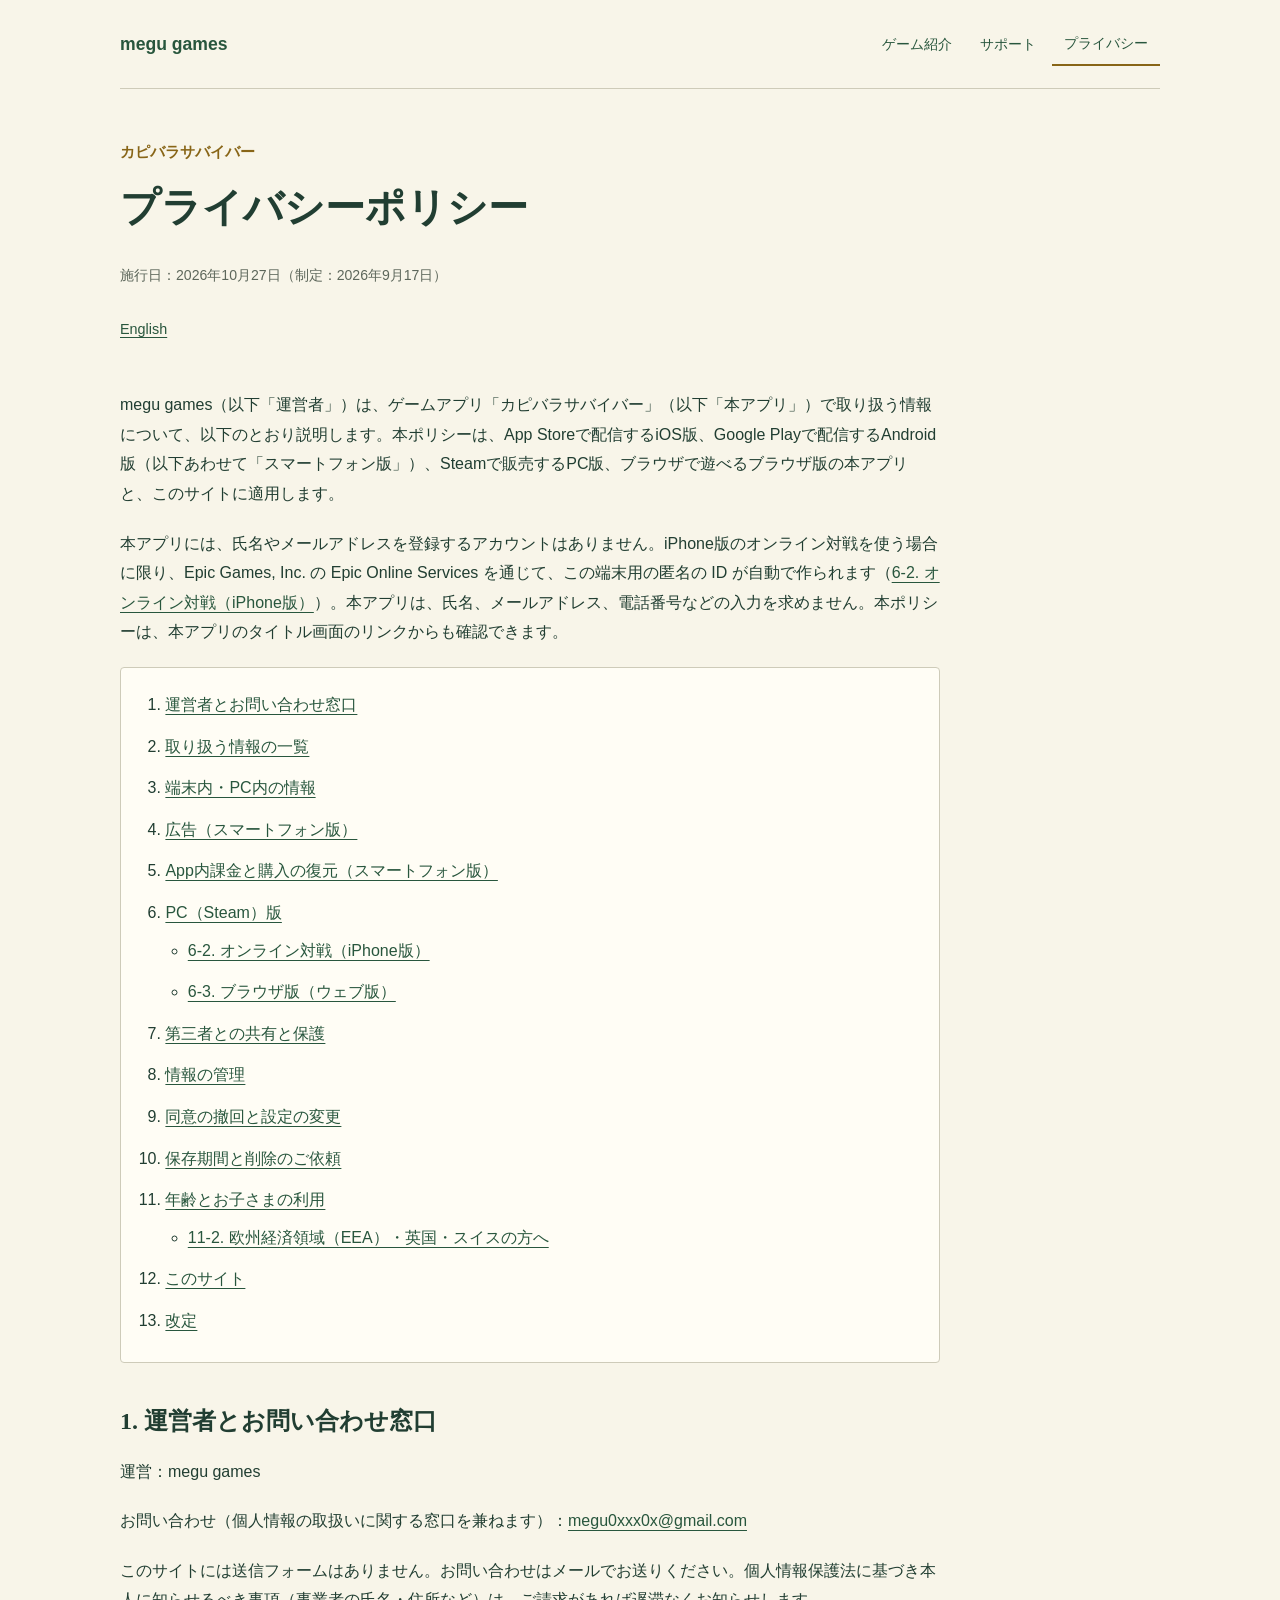
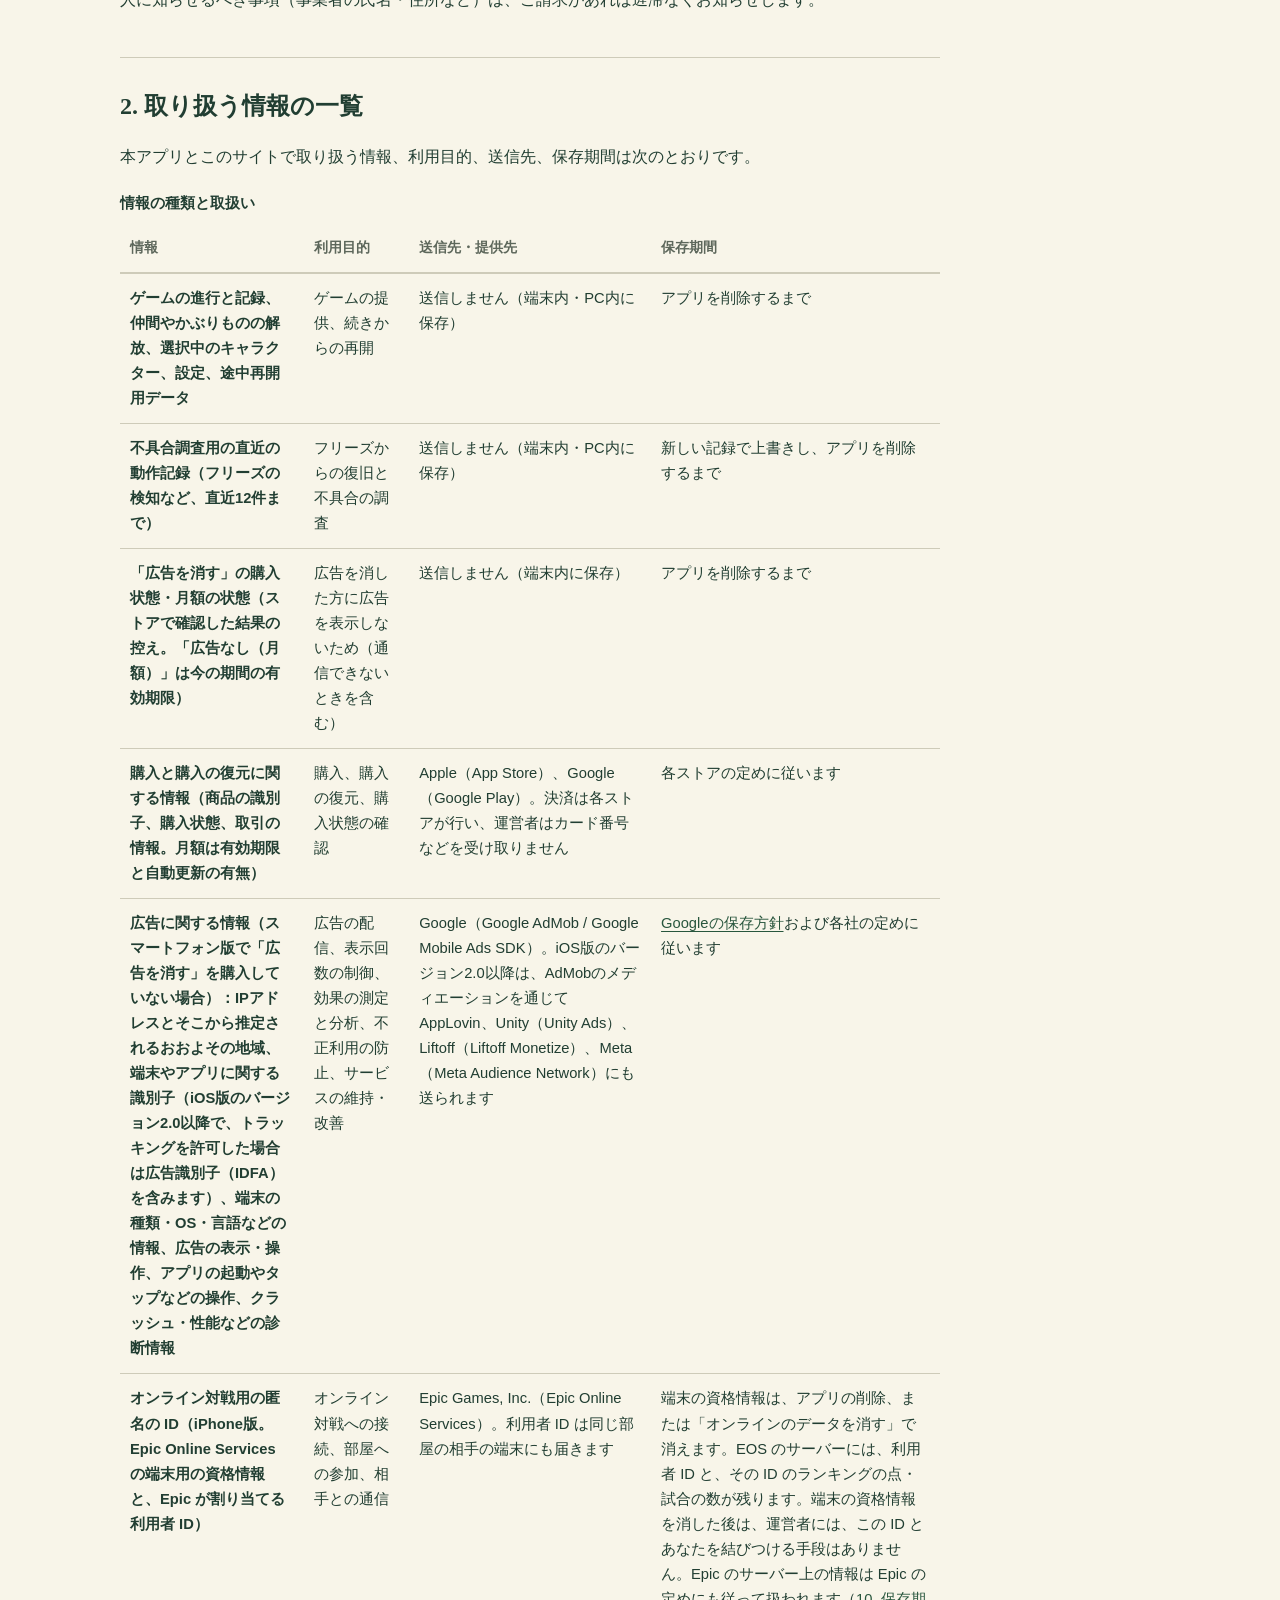
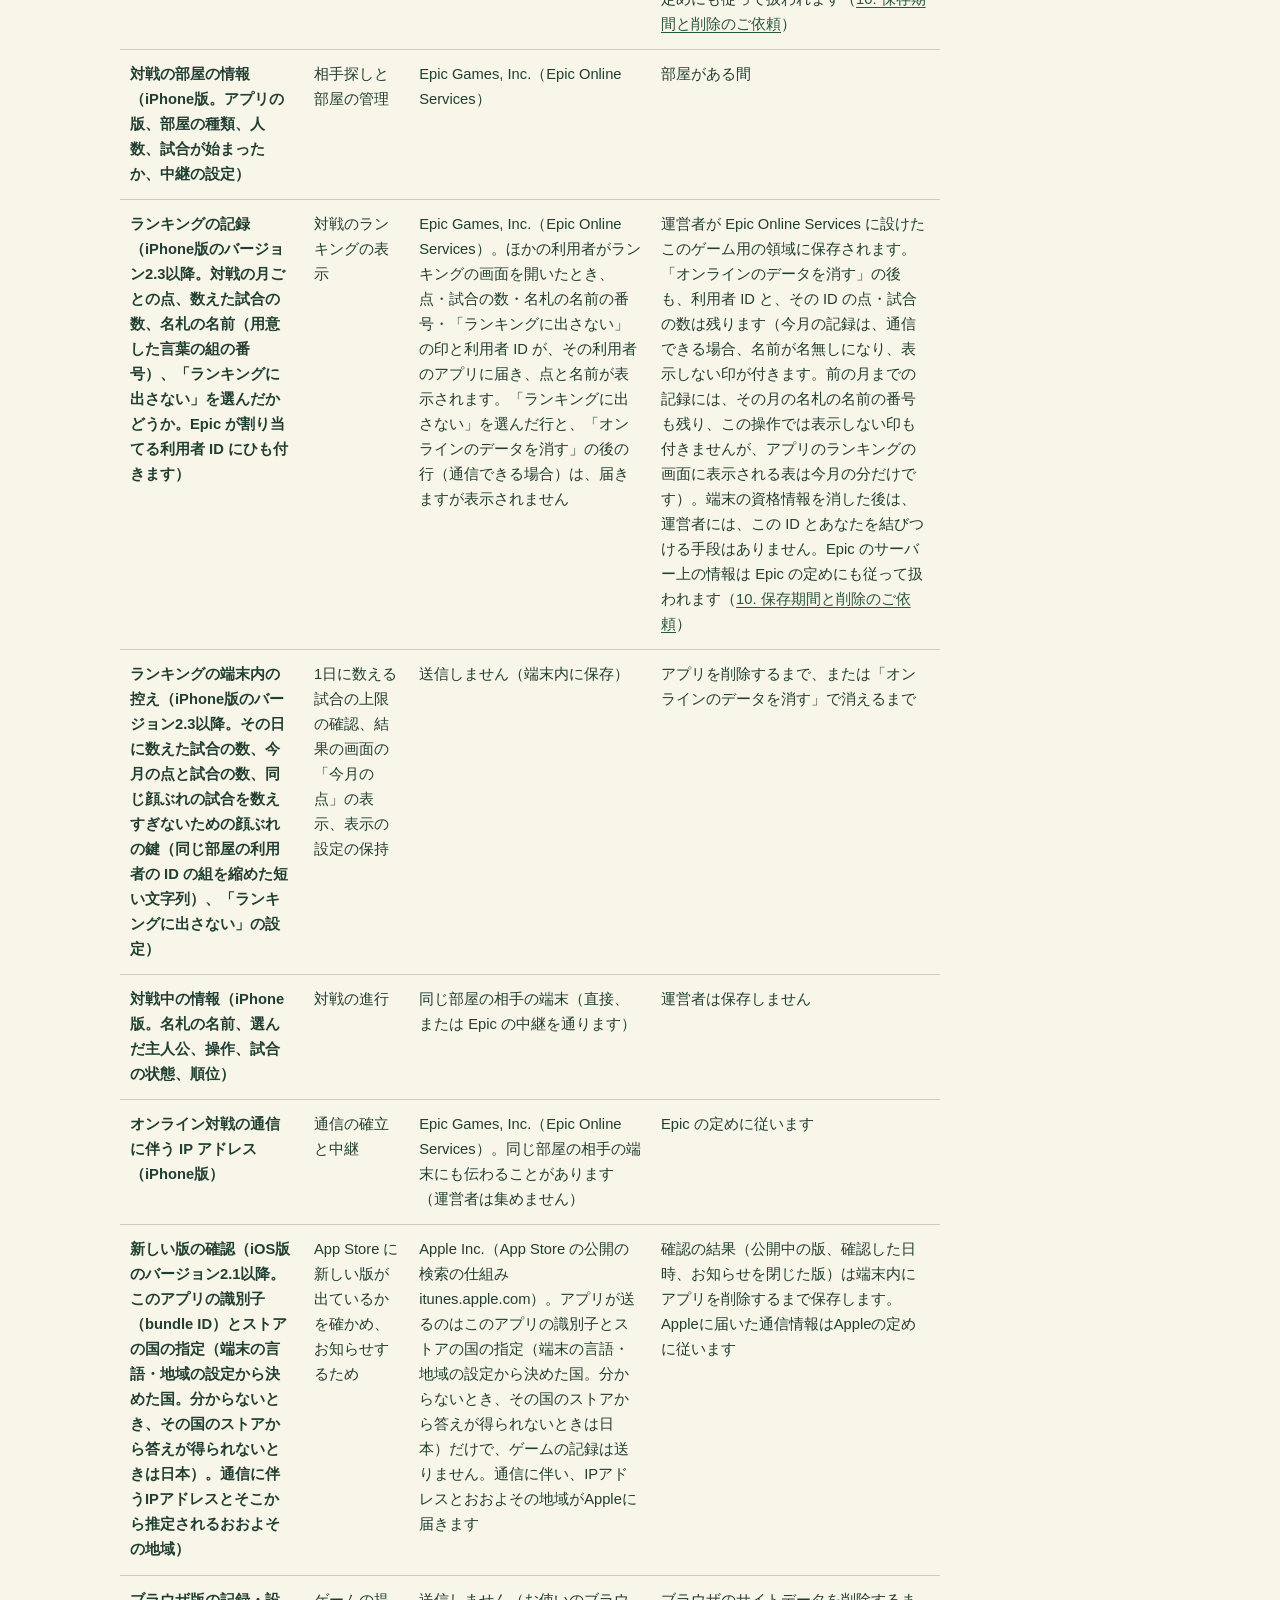
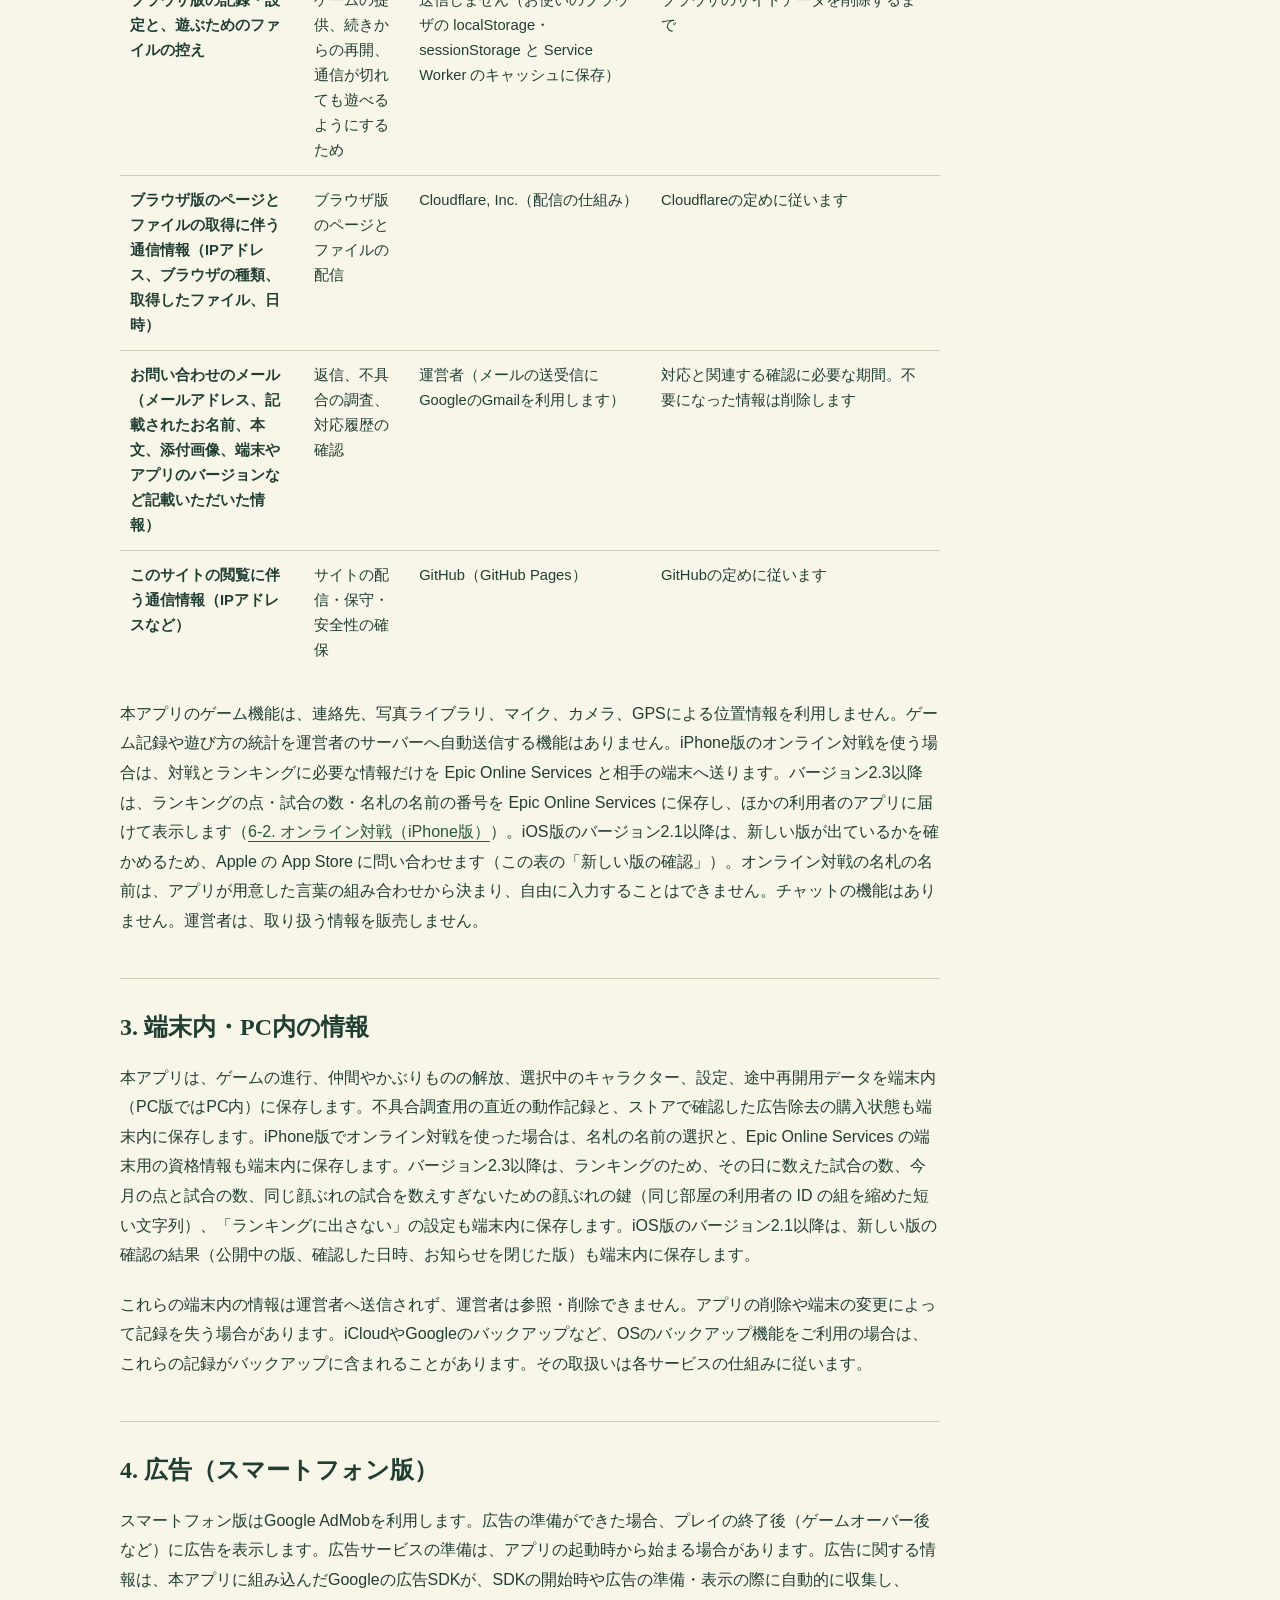
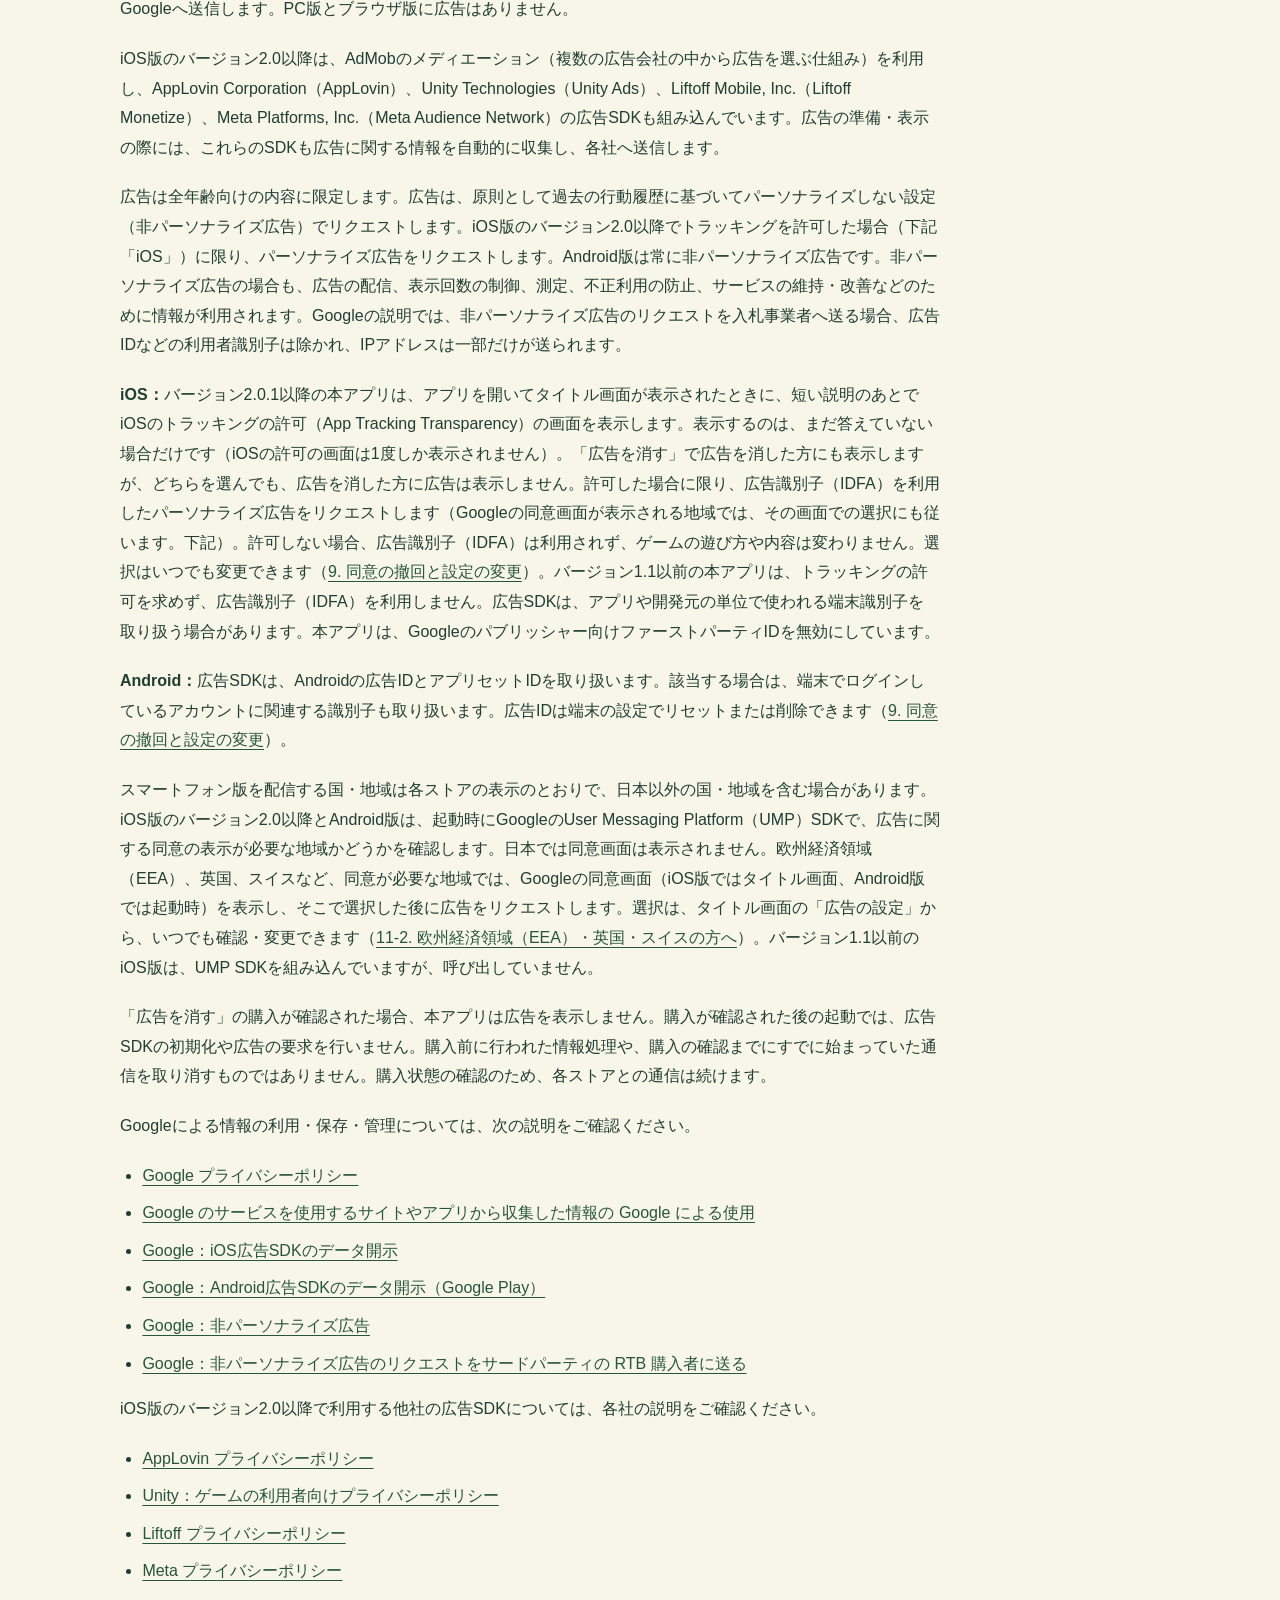
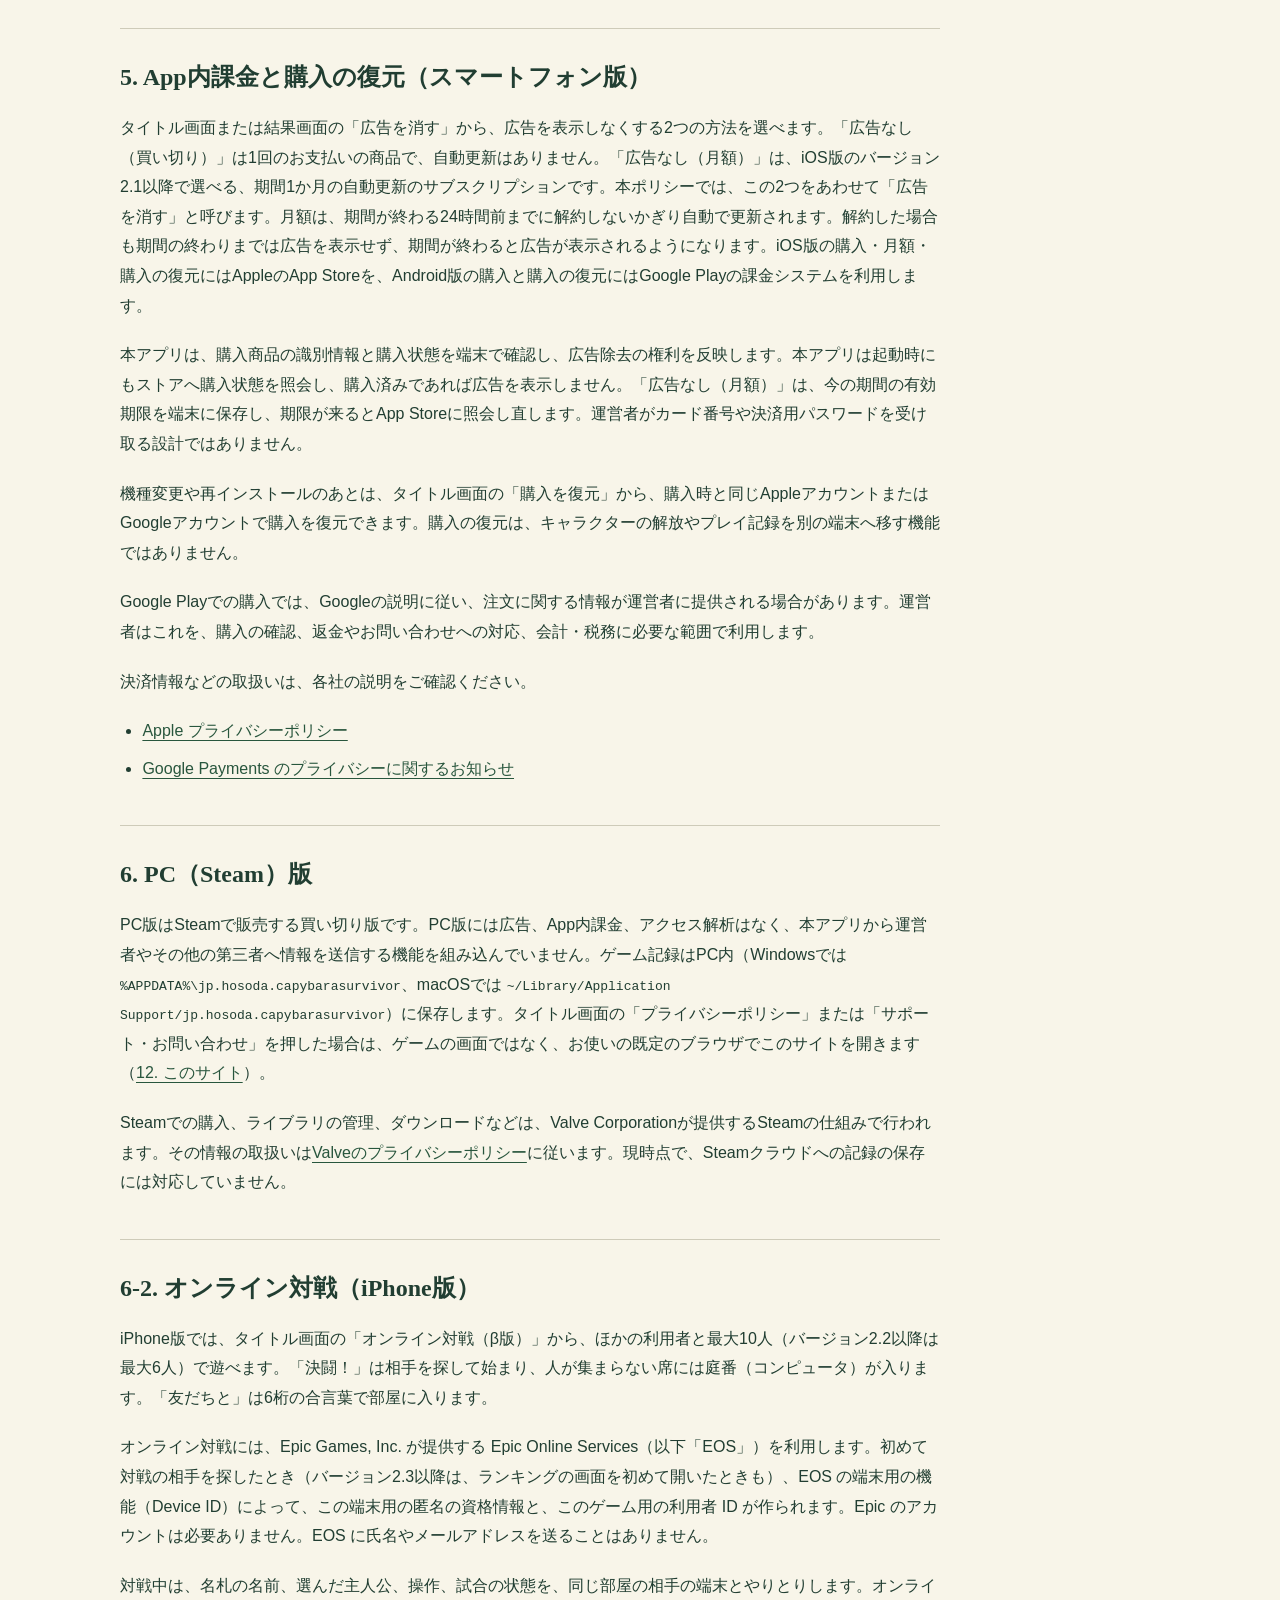
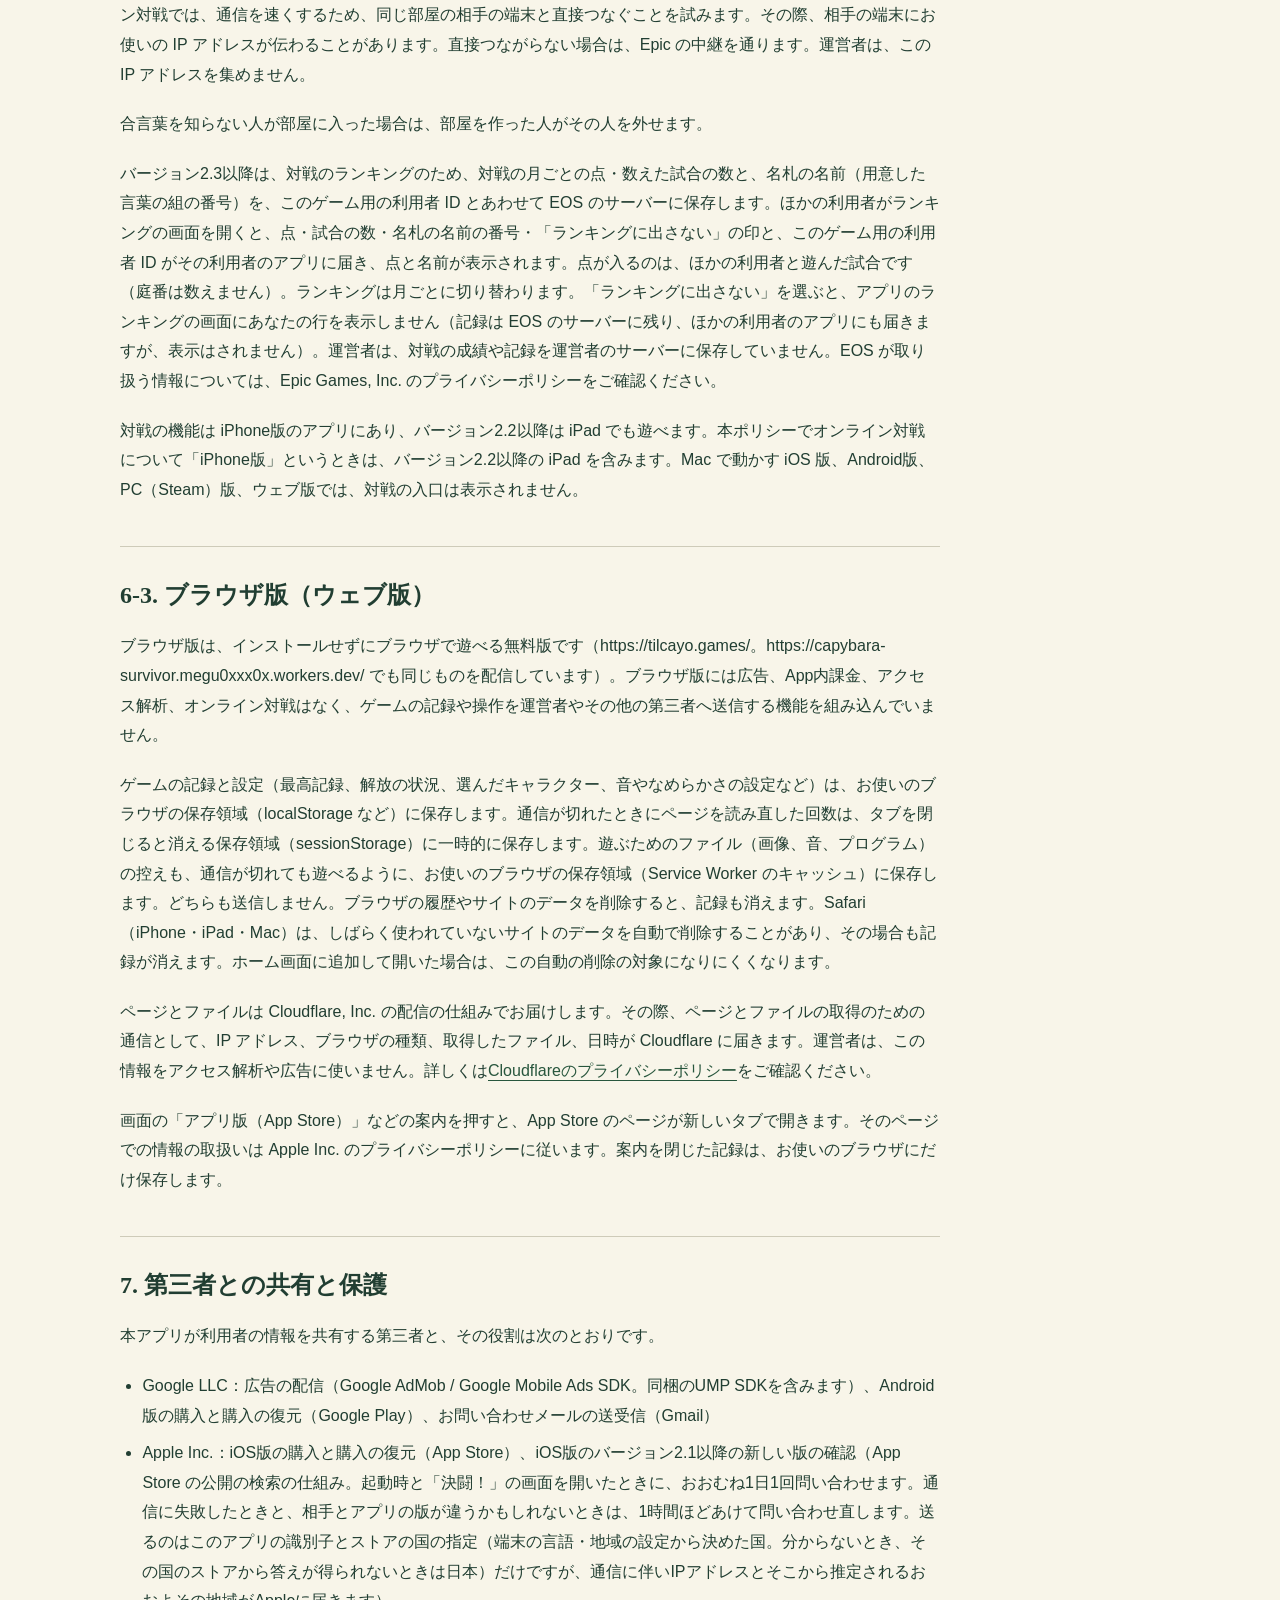
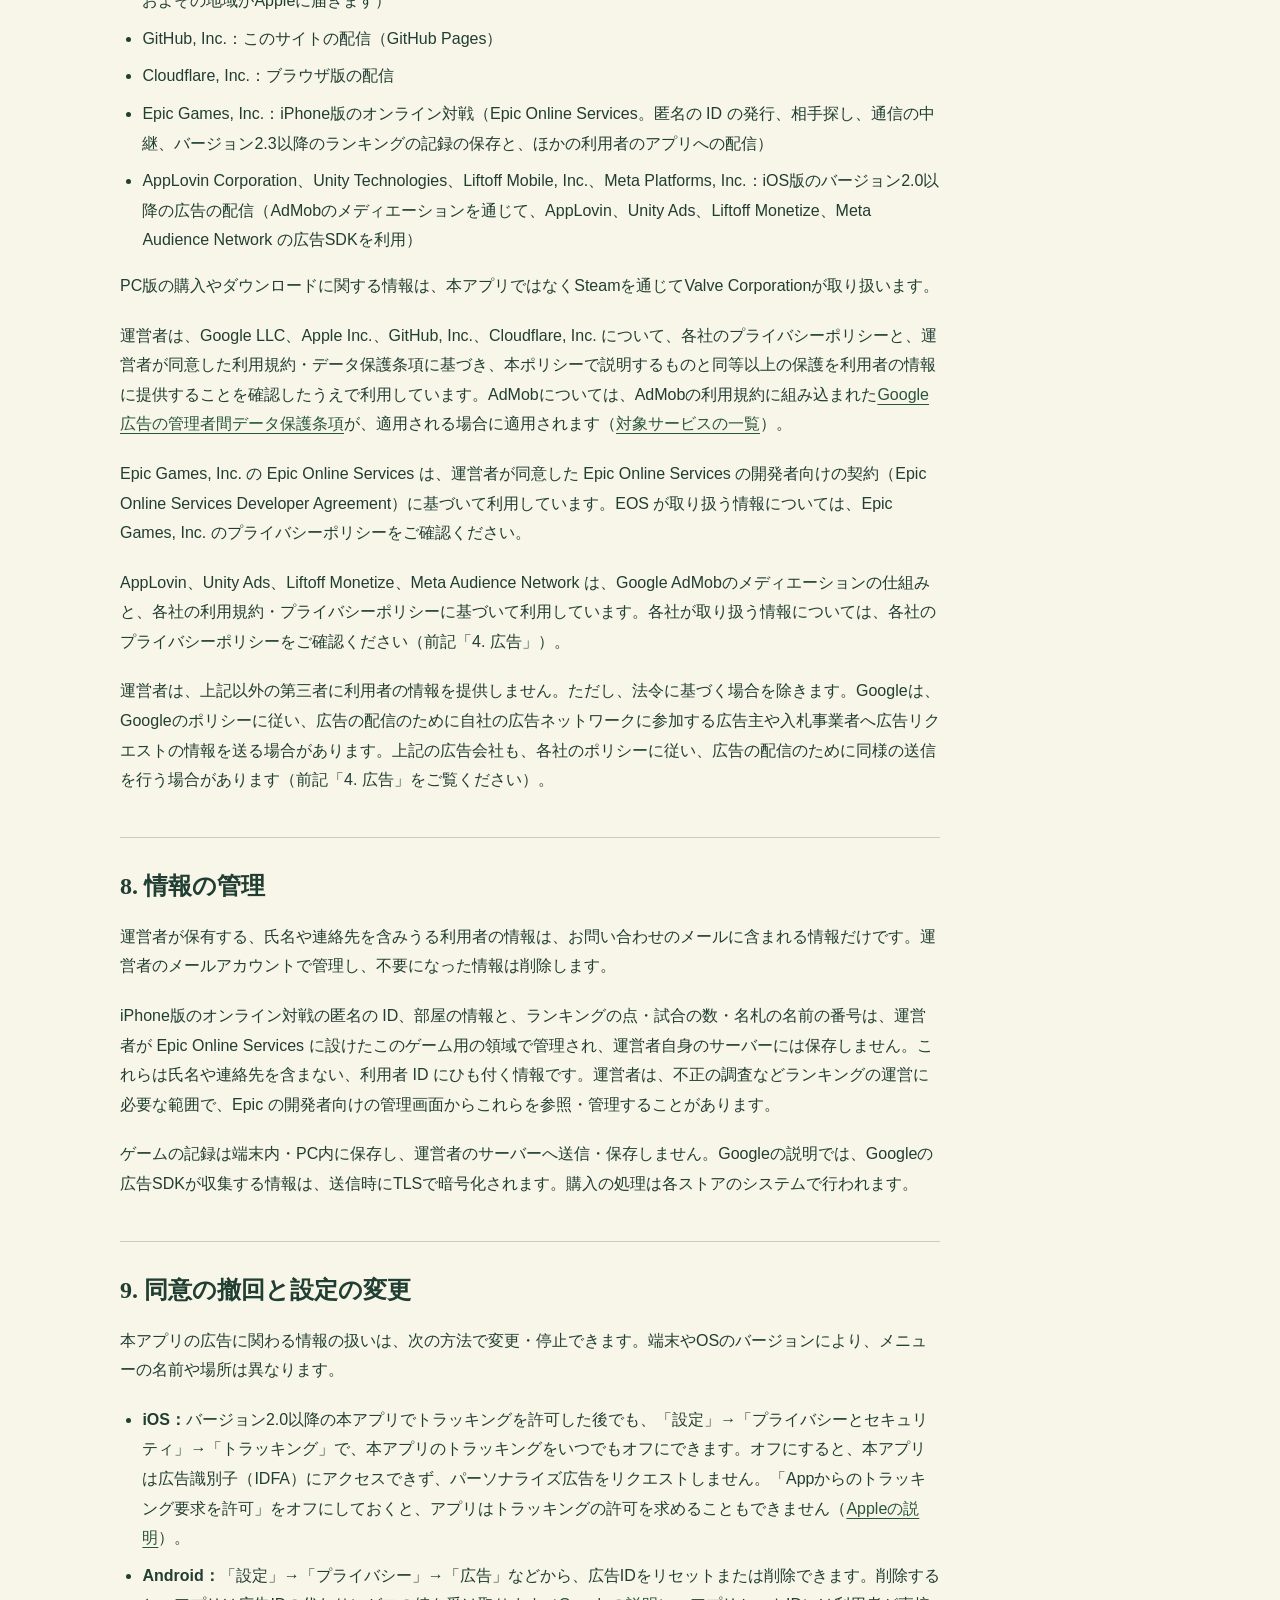
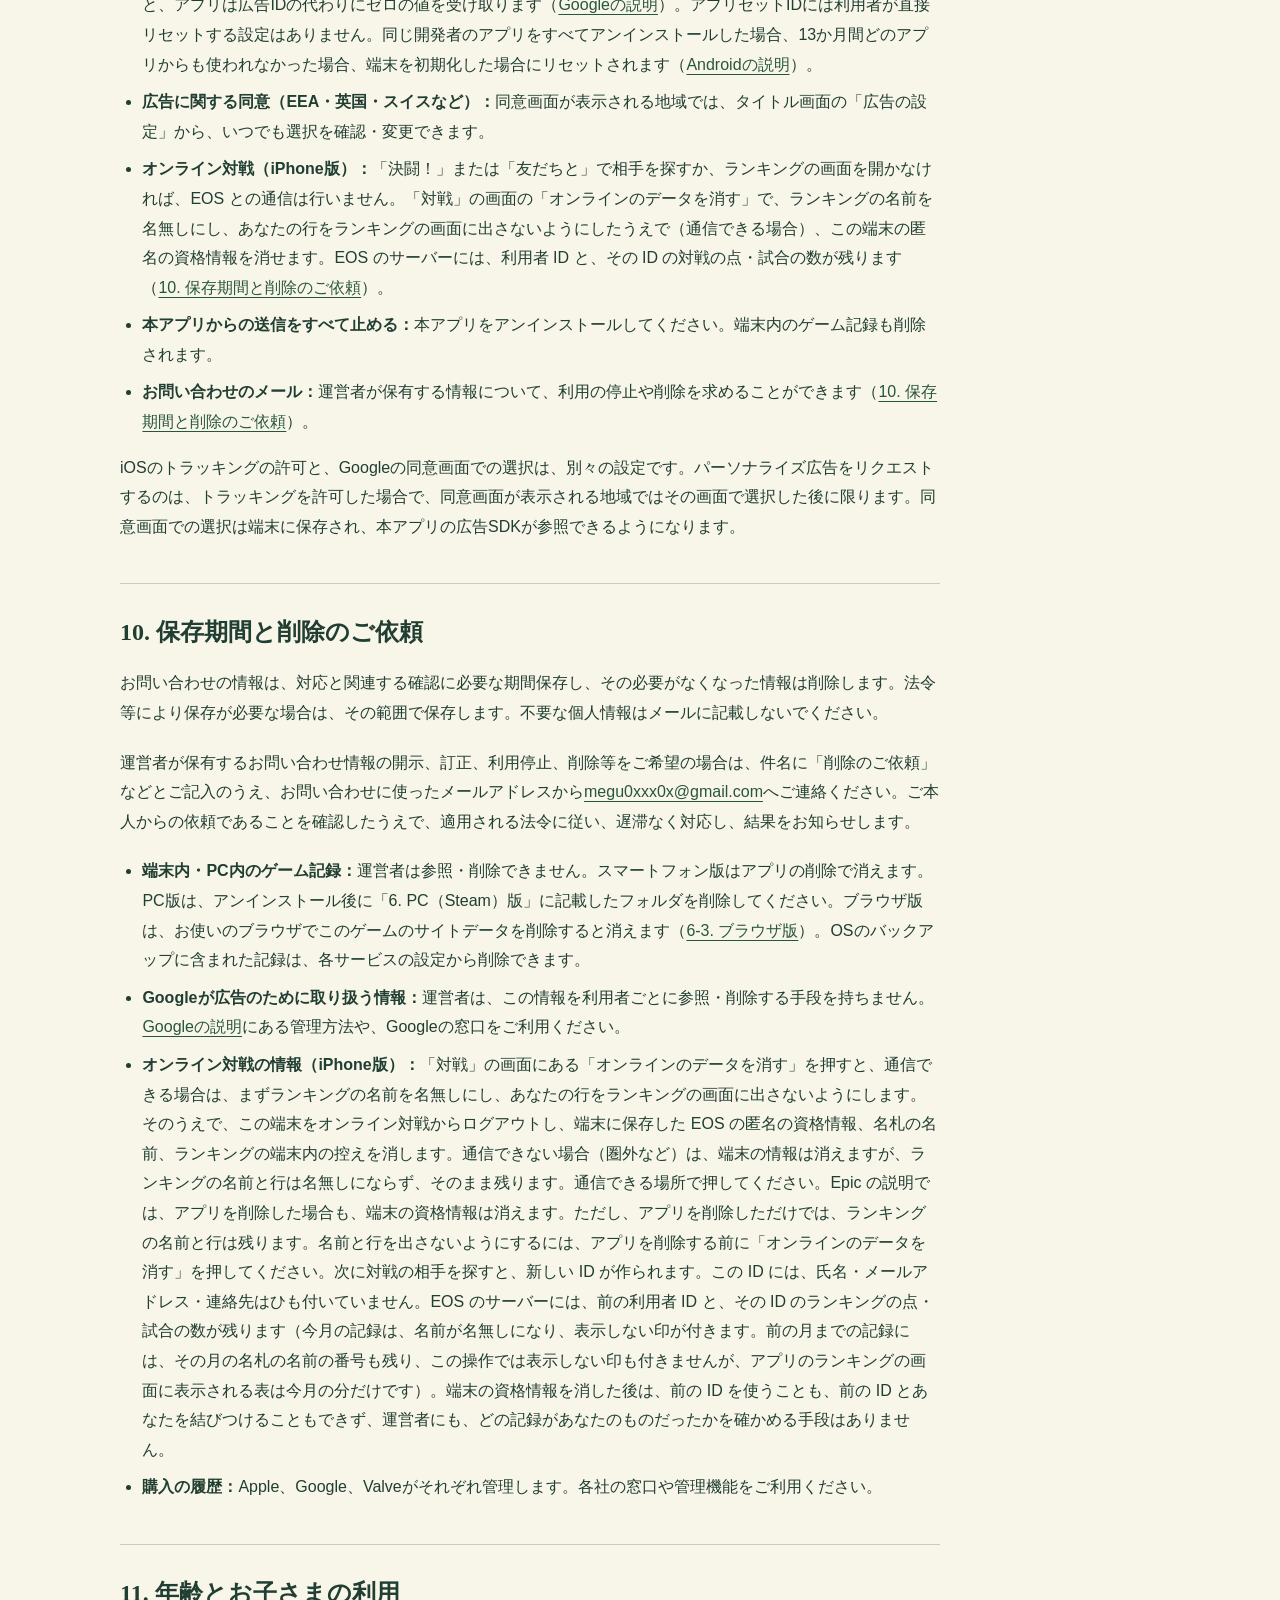
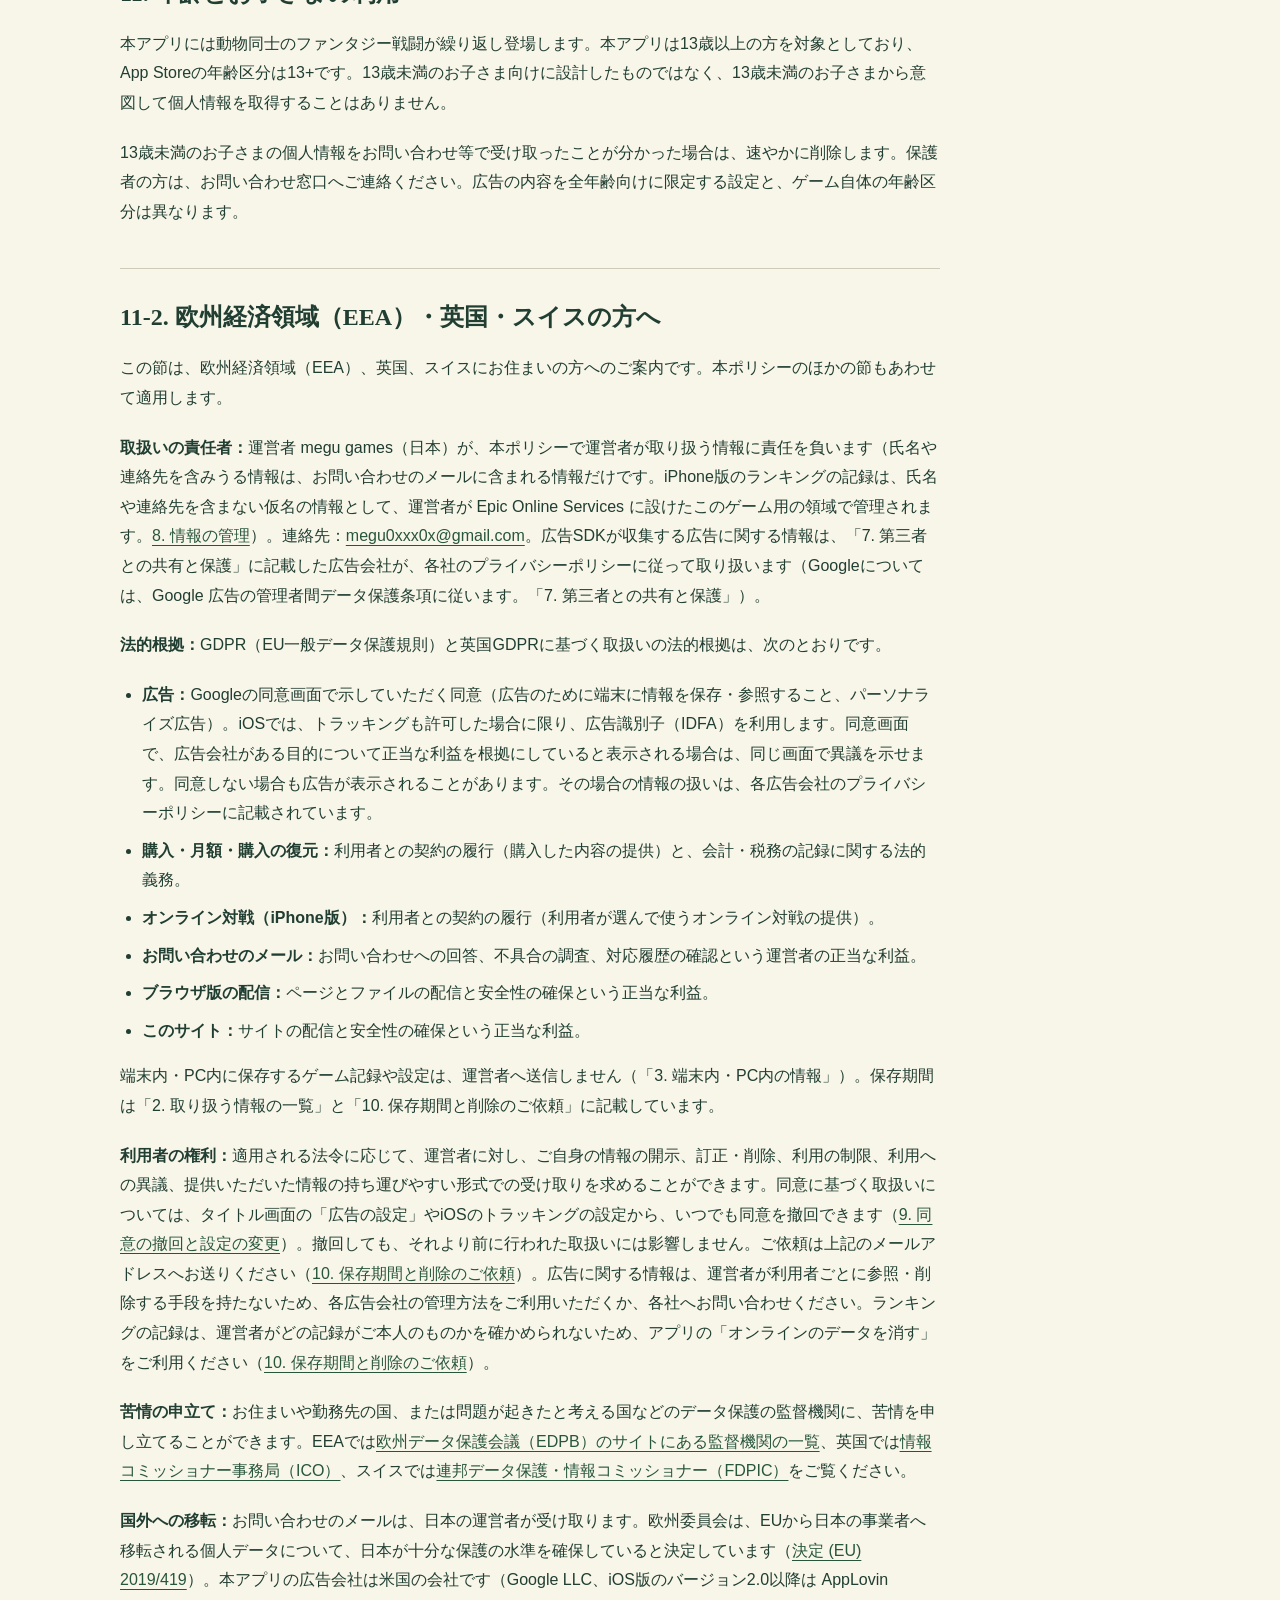
<file: privacy.html>
<!doctype html>
<html lang="ja"><head><meta charset="utf-8"><meta name="viewport" content="width=device-width,initial-scale=1">
<meta name="color-scheme" content="light"><title>プライバシーポリシー | カピバラサバイバー</title>
<meta name="description" content="カピバラサバイバー（iOS・Android・PC・ブラウザ版）で取り扱う情報、広告、購入、オンライン対戦、同意の撤回、削除のご依頼、お問い合わせ。運営：megu games。">
<link rel="icon" href="app-icon.png"><link rel="stylesheet" href="site.css">
<link rel="alternate" hreflang="ja" href="https://megu0xxx0x.github.io/privacy.html"><link rel="alternate" hreflang="en" href="https://megu0xxx0x.github.io/privacy.en.html"></head>
<body><a class="skip" href="#main">本文へ移動</a>
<header><a class="brand" href="index.html">megu games</a><nav aria-label="サイト内"><a href="index.html">ゲーム紹介</a><a href="support.html">サポート</a><a href="privacy.html" aria-current="page">プライバシー</a></nav></header>
<main id="main"><div class="page-heading"><p class="eyebrow">カピバラサバイバー</p><h1>プライバシー<br class="mobile-break">ポリシー</h1><p class="muted">施行日：2026年10月27日（制定：2026年9月17日）</p><p class="lang-switch"><a href="privacy.en.html" hreflang="en" lang="en">English</a></p></div>
<p>megu games（以下「運営者」）は、ゲームアプリ「カピバラサバイバー」（以下「本アプリ」）で取り扱う情報について、以下のとおり説明します。本ポリシーは、App Storeで配信するiOS版、Google Playで配信するAndroid版（以下あわせて「スマートフォン版」）、Steamで販売するPC版、ブラウザで遊べるブラウザ版の本アプリと、このサイトに適用します。</p>
<p>本アプリには、氏名やメールアドレスを登録するアカウントはありません。iPhone版のオンライン対戦を使う場合に限り、Epic Games, Inc. の Epic Online Services を通じて、この端末用の匿名の ID が自動で作られます（<a href="#online">6-2. オンライン対戦（iPhone版）</a>）。本アプリは、氏名、メールアドレス、電話番号などの入力を求めません。本ポリシーは、本アプリのタイトル画面のリンクからも確認できます。</p>
<nav class="toc" aria-label="目次"><ol>
<li><a href="#operator">運営者とお問い合わせ窓口</a></li><li><a href="#data">取り扱う情報の一覧</a></li><li><a href="#device">端末内・PC内の情報</a></li><li><a href="#ads">広告（スマートフォン版）</a></li><li><a href="#purchase">App内課金と購入の復元（スマートフォン版）</a></li><li><a href="#pc">PC（Steam）版</a><ul><li><a href="#online">6-2. オンライン対戦（iPhone版）</a></li><li><a href="#web">6-3. ブラウザ版（ウェブ版）</a></li></ul></li><li><a href="#third-parties">第三者との共有と保護</a></li><li><a href="#security">情報の管理</a></li><li><a href="#withdraw">同意の撤回と設定の変更</a></li><li><a href="#delete">保存期間と削除のご依頼</a></li><li><a href="#children">年齢とお子さまの利用</a><ul><li><a href="#eea">11-2. 欧州経済領域（EEA）・英国・スイスの方へ</a></li></ul></li><li><a href="#site">このサイト</a></li><li><a href="#changes">改定</a></li>
</ol></nav>
<section id="operator"><h2>1. 運営者とお問い合わせ窓口</h2><p>運営：megu games</p><p>お問い合わせ（個人情報の取扱いに関する窓口を兼ねます）：<a href="mailto:megu0xxx0x@gmail.com">megu0xxx0x@gmail.com</a></p>
<p>このサイトには送信フォームはありません。お問い合わせはメールでお送りください。個人情報保護法に基づき本人に知らせるべき事項（事業者の氏名・住所など）は、ご請求があれば遅滞なくお知らせします。</p></section>
<section id="data"><h2>2. 取り扱う情報の一覧</h2><p>本アプリとこのサイトで取り扱う情報、利用目的、送信先、保存期間は次のとおりです。</p>
<table class="data-table"><caption>情報の種類と取扱い</caption>
<thead><tr><th scope="col">情報</th><th scope="col">利用目的</th><th scope="col">送信先・提供先</th><th scope="col">保存期間</th></tr></thead>
<tbody>
<tr><th scope="row">ゲームの進行と記録、仲間やかぶりものの解放、選択中のキャラクター、設定、途中再開用データ</th><td data-label="利用目的">ゲームの提供、続きからの再開</td><td data-label="送信先・提供先">送信しません（端末内・PC内に保存）</td><td data-label="保存期間">アプリを削除するまで</td></tr>
<tr><th scope="row">不具合調査用の直近の動作記録（フリーズの検知など、直近12件まで）</th><td data-label="利用目的">フリーズからの復旧と不具合の調査</td><td data-label="送信先・提供先">送信しません（端末内・PC内に保存）</td><td data-label="保存期間">新しい記録で上書きし、アプリを削除するまで</td></tr>
<tr><th scope="row">「広告を消す」の購入状態・月額の状態（ストアで確認した結果の控え。「広告なし（月額）」は今の期間の有効期限）</th><td data-label="利用目的">広告を消した方に広告を表示しないため（通信できないときを含む）</td><td data-label="送信先・提供先">送信しません（端末内に保存）</td><td data-label="保存期間">アプリを削除するまで</td></tr>
<tr><th scope="row">購入と購入の復元に関する情報（商品の識別子、購入状態、取引の情報。月額は有効期限と自動更新の有無）</th><td data-label="利用目的">購入、購入の復元、購入状態の確認</td><td data-label="送信先・提供先">Apple（App Store）、Google（Google Play）。決済は各ストアが行い、運営者はカード番号などを受け取りません</td><td data-label="保存期間">各ストアの定めに従います</td></tr>
<tr><th scope="row">広告に関する情報（スマートフォン版で「広告を消す」を購入していない場合）：IPアドレスとそこから推定されるおおよその地域、端末やアプリに関する識別子（iOS版のバージョン2.0以降で、トラッキングを許可した場合は広告識別子（IDFA）を含みます）、端末の種類・OS・言語などの情報、広告の表示・操作、アプリの起動やタップなどの操作、クラッシュ・性能などの診断情報</th><td data-label="利用目的">広告の配信、表示回数の制御、効果の測定と分析、不正利用の防止、サービスの維持・改善</td><td data-label="送信先・提供先">Google（Google AdMob / Google Mobile Ads SDK）。iOS版のバージョン2.0以降は、AdMobのメディエーションを通じて AppLovin、Unity（Unity Ads）、Liftoff（Liftoff Monetize）、Meta（Meta Audience Network）にも送られます</td><td data-label="保存期間"><a href="https://policies.google.com/technologies/retention?hl=ja">Googleの保存方針</a>および各社の定めに従います</td></tr>
<tr><th scope="row">オンライン対戦用の匿名の ID（iPhone版。Epic Online Services の端末用の資格情報と、Epic が割り当てる利用者 ID）</th><td data-label="利用目的">オンライン対戦への接続、部屋への参加、相手との通信</td><td data-label="送信先・提供先">Epic Games, Inc.（Epic Online Services）。利用者 ID は同じ部屋の相手の端末にも届きます</td><td data-label="保存期間">端末の資格情報は、アプリの削除、または「オンラインのデータを消す」で消えます。EOS のサーバーには、利用者 ID と、その ID のランキングの点・試合の数が残ります。端末の資格情報を消した後は、運営者には、この ID とあなたを結びつける手段はありません。Epic のサーバー上の情報は Epic の定めにも従って扱われます（<a href="#delete">10. 保存期間と削除のご依頼</a>）</td></tr>
<tr><th scope="row">対戦の部屋の情報（iPhone版。アプリの版、部屋の種類、人数、試合が始まったか、中継の設定）</th><td data-label="利用目的">相手探しと部屋の管理</td><td data-label="送信先・提供先">Epic Games, Inc.（Epic Online Services）</td><td data-label="保存期間">部屋がある間</td></tr>
<tr><th scope="row">ランキングの記録（iPhone版のバージョン2.3以降。対戦の月ごとの点、数えた試合の数、名札の名前（用意した言葉の組の番号）、「ランキングに出さない」を選んだかどうか。Epic が割り当てる利用者 ID にひも付きます）</th><td data-label="利用目的">対戦のランキングの表示</td><td data-label="送信先・提供先">Epic Games, Inc.（Epic Online Services）。ほかの利用者がランキングの画面を開いたとき、点・試合の数・名札の名前の番号・「ランキングに出さない」の印と利用者 ID が、その利用者のアプリに届き、点と名前が表示されます。「ランキングに出さない」を選んだ行と、「オンラインのデータを消す」の後の行（通信できる場合）は、届きますが表示されません</td><td data-label="保存期間">運営者が Epic Online Services に設けたこのゲーム用の領域に保存されます。「オンラインのデータを消す」の後も、利用者 ID と、その ID の点・試合の数は残ります（今月の記録は、通信できる場合、名前が名無しになり、表示しない印が付きます。前の月までの記録には、その月の名札の名前の番号も残り、この操作では表示しない印も付きませんが、アプリのランキングの画面に表示される表は今月の分だけです）。端末の資格情報を消した後は、運営者には、この ID とあなたを結びつける手段はありません。Epic のサーバー上の情報は Epic の定めにも従って扱われます（<a href="#delete">10. 保存期間と削除のご依頼</a>）</td></tr>
<tr><th scope="row">ランキングの端末内の控え（iPhone版のバージョン2.3以降。その日に数えた試合の数、今月の点と試合の数、同じ顔ぶれの試合を数えすぎないための顔ぶれの鍵（同じ部屋の利用者の ID の組を縮めた短い文字列）、「ランキングに出さない」の設定）</th><td data-label="利用目的">1日に数える試合の上限の確認、結果の画面の「今月の点」の表示、表示の設定の保持</td><td data-label="送信先・提供先">送信しません（端末内に保存）</td><td data-label="保存期間">アプリを削除するまで、または「オンラインのデータを消す」で消えるまで</td></tr>
<tr><th scope="row">対戦中の情報（iPhone版。名札の名前、選んだ主人公、操作、試合の状態、順位）</th><td data-label="利用目的">対戦の進行</td><td data-label="送信先・提供先">同じ部屋の相手の端末（直接、または Epic の中継を通ります）</td><td data-label="保存期間">運営者は保存しません</td></tr>
<tr><th scope="row">オンライン対戦の通信に伴う IP アドレス（iPhone版）</th><td data-label="利用目的">通信の確立と中継</td><td data-label="送信先・提供先">Epic Games, Inc.（Epic Online Services）。同じ部屋の相手の端末にも伝わることがあります（運営者は集めません）</td><td data-label="保存期間">Epic の定めに従います</td></tr>
<tr><th scope="row">新しい版の確認（iOS版のバージョン2.1以降。このアプリの識別子（bundle ID）とストアの国の指定（端末の言語・地域の設定から決めた国。分からないとき、その国のストアから答えが得られないときは日本）。通信に伴うIPアドレスとそこから推定されるおおよその地域）</th><td data-label="利用目的">App Store に新しい版が出ているかを確かめ、お知らせするため</td><td data-label="送信先・提供先">Apple Inc.（App Store の公開の検索の仕組み itunes.apple.com）。アプリが送るのはこのアプリの識別子とストアの国の指定（端末の言語・地域の設定から決めた国。分からないとき、その国のストアから答えが得られないときは日本）だけで、ゲームの記録は送りません。通信に伴い、IPアドレスとおおよその地域がAppleに届きます</td><td data-label="保存期間">確認の結果（公開中の版、確認した日時、お知らせを閉じた版）は端末内にアプリを削除するまで保存します。Appleに届いた通信情報はAppleの定めに従います</td></tr>
<tr><th scope="row">ブラウザ版の記録・設定と、遊ぶためのファイルの控え</th><td data-label="利用目的">ゲームの提供、続きからの再開、通信が切れても遊べるようにするため</td><td data-label="送信先・提供先">送信しません（お使いのブラウザの localStorage・sessionStorage と Service Worker のキャッシュに保存）</td><td data-label="保存期間">ブラウザのサイトデータを削除するまで</td></tr>
<tr><th scope="row">ブラウザ版のページとファイルの取得に伴う通信情報（IPアドレス、ブラウザの種類、取得したファイル、日時）</th><td data-label="利用目的">ブラウザ版のページとファイルの配信</td><td data-label="送信先・提供先">Cloudflare, Inc.（配信の仕組み）</td><td data-label="保存期間">Cloudflareの定めに従います</td></tr>
<tr><th scope="row">お問い合わせのメール（メールアドレス、記載されたお名前、本文、添付画像、端末やアプリのバージョンなど記載いただいた情報）</th><td data-label="利用目的">返信、不具合の調査、対応履歴の確認</td><td data-label="送信先・提供先">運営者（メールの送受信にGoogleのGmailを利用します）</td><td data-label="保存期間">対応と関連する確認に必要な期間。不要になった情報は削除します</td></tr>
<tr><th scope="row">このサイトの閲覧に伴う通信情報（IPアドレスなど）</th><td data-label="利用目的">サイトの配信・保守・安全性の確保</td><td data-label="送信先・提供先">GitHub（GitHub Pages）</td><td data-label="保存期間">GitHubの定めに従います</td></tr>
</tbody></table>
<p>本アプリのゲーム機能は、連絡先、写真ライブラリ、マイク、カメラ、GPSによる位置情報を利用しません。ゲーム記録や遊び方の統計を運営者のサーバーへ自動送信する機能はありません。iPhone版のオンライン対戦を使う場合は、対戦とランキングに必要な情報だけを Epic Online Services と相手の端末へ送ります。バージョン2.3以降は、ランキングの点・試合の数・名札の名前の番号を Epic Online Services に保存し、ほかの利用者のアプリに届けて表示します（<a href="#online">6-2. オンライン対戦（iPhone版）</a>）。iOS版のバージョン2.1以降は、新しい版が出ているかを確かめるため、Apple の App Store に問い合わせます（この表の「新しい版の確認」）。オンライン対戦の名札の名前は、アプリが用意した言葉の組み合わせから決まり、自由に入力することはできません。チャットの機能はありません。運営者は、取り扱う情報を販売しません。</p></section>
<section id="device"><h2>3. 端末内・PC内の情報</h2><p>本アプリは、ゲームの進行、仲間やかぶりものの解放、選択中のキャラクター、設定、途中再開用データを端末内（PC版ではPC内）に保存します。不具合調査用の直近の動作記録と、ストアで確認した広告除去の購入状態も端末内に保存します。iPhone版でオンライン対戦を使った場合は、名札の名前の選択と、Epic Online Services の端末用の資格情報も端末内に保存します。バージョン2.3以降は、ランキングのため、その日に数えた試合の数、今月の点と試合の数、同じ顔ぶれの試合を数えすぎないための顔ぶれの鍵（同じ部屋の利用者の ID の組を縮めた短い文字列）、「ランキングに出さない」の設定も端末内に保存します。iOS版のバージョン2.1以降は、新しい版の確認の結果（公開中の版、確認した日時、お知らせを閉じた版）も端末内に保存します。</p>
<p>これらの端末内の情報は運営者へ送信されず、運営者は参照・削除できません。アプリの削除や端末の変更によって記録を失う場合があります。iCloudやGoogleのバックアップなど、OSのバックアップ機能をご利用の場合は、これらの記録がバックアップに含まれることがあります。その取扱いは各サービスの仕組みに従います。</p></section>
<section id="ads"><h2>4. 広告（スマートフォン版）</h2><p>スマートフォン版はGoogle AdMobを利用します。広告の準備ができた場合、プレイの終了後（ゲームオーバー後など）に広告を表示します。広告サービスの準備は、アプリの起動時から始まる場合があります。広告に関する情報は、本アプリに組み込んだGoogleの広告SDKが、SDKの開始時や広告の準備・表示の際に自動的に収集し、Googleへ送信します。PC版とブラウザ版に広告はありません。</p>
<p>iOS版のバージョン2.0以降は、AdMobのメディエーション（複数の広告会社の中から広告を選ぶ仕組み）を利用し、AppLovin Corporation（AppLovin）、Unity Technologies（Unity Ads）、Liftoff Mobile, Inc.（Liftoff Monetize）、Meta Platforms, Inc.（Meta Audience Network）の広告SDKも組み込んでいます。広告の準備・表示の際には、これらのSDKも広告に関する情報を自動的に収集し、各社へ送信します。</p>
<p>広告は全年齢向けの内容に限定します。広告は、原則として過去の行動履歴に基づいてパーソナライズしない設定（非パーソナライズ広告）でリクエストします。iOS版のバージョン2.0以降でトラッキングを許可した場合（下記「iOS」）に限り、パーソナライズ広告をリクエストします。Android版は常に非パーソナライズ広告です。非パーソナライズ広告の場合も、広告の配信、表示回数の制御、測定、不正利用の防止、サービスの維持・改善などのために情報が利用されます。Googleの説明では、非パーソナライズ広告のリクエストを入札事業者へ送る場合、広告IDなどの利用者識別子は除かれ、IPアドレスは一部だけが送られます。</p>
<p><strong>iOS：</strong>バージョン2.0.1以降の本アプリは、アプリを開いてタイトル画面が表示されたときに、短い説明のあとでiOSのトラッキングの許可（App Tracking Transparency）の画面を表示します。表示するのは、まだ答えていない場合だけです（iOSの許可の画面は1度しか表示されません）。「広告を消す」で広告を消した方にも表示しますが、どちらを選んでも、広告を消した方に広告は表示しません。許可した場合に限り、広告識別子（IDFA）を利用したパーソナライズ広告をリクエストします（Googleの同意画面が表示される地域では、その画面での選択にも従います。下記）。許可しない場合、広告識別子（IDFA）は利用されず、ゲームの遊び方や内容は変わりません。選択はいつでも変更できます（<a href="#withdraw">9. 同意の撤回と設定の変更</a>）。バージョン1.1以前の本アプリは、トラッキングの許可を求めず、広告識別子（IDFA）を利用しません。広告SDKは、アプリや開発元の単位で使われる端末識別子を取り扱う場合があります。本アプリは、Googleのパブリッシャー向けファーストパーティIDを無効にしています。</p>
<p><strong>Android：</strong>広告SDKは、Androidの広告IDとアプリセットIDを取り扱います。該当する場合は、端末でログインしているアカウントに関連する識別子も取り扱います。広告IDは端末の設定でリセットまたは削除できます（<a href="#withdraw">9. 同意の撤回と設定の変更</a>）。</p>
<p>スマートフォン版を配信する国・地域は各ストアの表示のとおりで、日本以外の国・地域を含む場合があります。iOS版のバージョン2.0以降とAndroid版は、起動時にGoogleのUser Messaging Platform（UMP）SDKで、広告に関する同意の表示が必要な地域かどうかを確認します。日本では同意画面は表示されません。欧州経済領域（EEA）、英国、スイスなど、同意が必要な地域では、Googleの同意画面（iOS版ではタイトル画面、Android版では起動時）を表示し、そこで選択した後に広告をリクエストします。選択は、タイトル画面の「広告の設定」から、いつでも確認・変更できます（<a href="#eea">11-2. 欧州経済領域（EEA）・英国・スイスの方へ</a>）。バージョン1.1以前のiOS版は、UMP SDKを組み込んでいますが、呼び出していません。</p>
<p>「広告を消す」の購入が確認された場合、本アプリは広告を表示しません。購入が確認された後の起動では、広告SDKの初期化や広告の要求を行いません。購入前に行われた情報処理や、購入の確認までにすでに始まっていた通信を取り消すものではありません。購入状態の確認のため、各ストアとの通信は続けます。</p>
<p>Googleによる情報の利用・保存・管理については、次の説明をご確認ください。</p>
<ul><li><a href="https://policies.google.com/privacy?hl=ja">Google プライバシーポリシー</a></li><li><a href="https://policies.google.com/technologies/partner-sites?hl=ja">Google のサービスを使用するサイトやアプリから収集した情報の Google による使用</a></li><li><a href="https://developers.google.com/admob/ios/privacy/data-disclosure">Google：iOS広告SDKのデータ開示</a></li><li><a href="https://developers.google.com/admob/android/privacy/play-data-disclosure">Google：Android広告SDKのデータ開示（Google Play）</a></li><li><a href="https://support.google.com/admob/answer/7676680?hl=ja">Google：非パーソナライズ広告</a></li><li><a href="https://support.google.com/admob/answer/10833943?hl=ja">Google：非パーソナライズ広告のリクエストをサードパーティの RTB 購入者に送る</a></li></ul>
<p>iOS版のバージョン2.0以降で利用する他社の広告SDKについては、各社の説明をご確認ください。</p>
<ul><li><a href="https://www.applovin.com/privacy/">AppLovin プライバシーポリシー</a></li><li><a href="https://unity.com/legal/game-player-and-app-user-privacy-policy">Unity：ゲームの利用者向けプライバシーポリシー</a></li><li><a href="https://liftoff.ai/privacy-policy/">Liftoff プライバシーポリシー</a></li><li><a href="https://www.facebook.com/privacy/policy/">Meta プライバシーポリシー</a></li></ul></section>
<section id="purchase"><h2>5. App内課金と購入の復元（スマートフォン版）</h2><p>タイトル画面または結果画面の「広告を消す」から、広告を表示しなくする2つの方法を選べます。「広告なし（買い切り）」は1回のお支払いの商品で、自動更新はありません。「広告なし（月額）」は、iOS版のバージョン2.1以降で選べる、期間1か月の自動更新のサブスクリプションです。本ポリシーでは、この2つをあわせて「広告を消す」と呼びます。月額は、期間が終わる24時間前までに解約しないかぎり自動で更新されます。解約した場合も期間の終わりまでは広告を表示せず、期間が終わると広告が表示されるようになります。iOS版の購入・月額・購入の復元にはAppleのApp Storeを、Android版の購入と購入の復元にはGoogle Playの課金システムを利用します。</p>
<p>本アプリは、購入商品の識別情報と購入状態を端末で確認し、広告除去の権利を反映します。本アプリは起動時にもストアへ購入状態を照会し、購入済みであれば広告を表示しません。「広告なし（月額）」は、今の期間の有効期限を端末に保存し、期限が来るとApp Storeに照会し直します。運営者がカード番号や決済用パスワードを受け取る設計ではありません。</p>
<p>機種変更や再インストールのあとは、タイトル画面の「購入を復元」から、購入時と同じAppleアカウントまたはGoogleアカウントで購入を復元できます。購入の復元は、キャラクターの解放やプレイ記録を別の端末へ移す機能ではありません。</p>
<p>Google Playでの購入では、Googleの説明に従い、注文に関する情報が運営者に提供される場合があります。運営者はこれを、購入の確認、返金やお問い合わせへの対応、会計・税務に必要な範囲で利用します。</p>
<p>決済情報などの取扱いは、各社の説明をご確認ください。</p>
<ul><li><a href="https://www.apple.com/jp/legal/privacy/">Apple プライバシーポリシー</a></li><li><a href="https://payments.google.com/payments/apis-secure/get_legal_document?ldo=0&amp;ldt=privacynotice&amp;ldl=ja">Google Payments のプライバシーに関するお知らせ</a></li></ul></section>
<section id="pc"><h2>6. PC（Steam）版</h2><p>PC版はSteamで販売する買い切り版です。PC版には広告、App内課金、アクセス解析はなく、本アプリから運営者やその他の第三者へ情報を送信する機能を組み込んでいません。ゲーム記録はPC内（Windowsでは <code>%APPDATA%\jp.hosoda.capybarasurvivor</code>、macOSでは <code>~/Library/Application Support/jp.hosoda.capybarasurvivor</code>）に保存します。タイトル画面の「プライバシーポリシー」または「サポート・お問い合わせ」を押した場合は、ゲームの画面ではなく、お使いの既定のブラウザでこのサイトを開きます（<a href="#site">12. このサイト</a>）。</p>
<p>Steamでの購入、ライブラリの管理、ダウンロードなどは、Valve Corporationが提供するSteamの仕組みで行われます。その情報の取扱いは<a href="https://store.steampowered.com/privacy_agreement/?l=japanese">Valveのプライバシーポリシー</a>に従います。現時点で、Steamクラウドへの記録の保存には対応していません。</p></section>
<section id="online"><h2>6-2. オンライン対戦（iPhone版）</h2><p>iPhone版では、タイトル画面の「オンライン対戦（β版）」から、ほかの利用者と最大10人（バージョン2.2以降は最大6人）で遊べます。「決闘！」は相手を探して始まり、人が集まらない席には庭番（コンピュータ）が入ります。「友だちと」は6桁の合言葉で部屋に入ります。</p>
<p>オンライン対戦には、Epic Games, Inc. が提供する Epic Online Services（以下「EOS」）を利用します。初めて対戦の相手を探したとき（バージョン2.3以降は、ランキングの画面を初めて開いたときも）、EOS の端末用の機能（Device ID）によって、この端末用の匿名の資格情報と、このゲーム用の利用者 ID が作られます。Epic のアカウントは必要ありません。EOS に氏名やメールアドレスを送ることはありません。</p>
<p>対戦中は、名札の名前、選んだ主人公、操作、試合の状態を、同じ部屋の相手の端末とやりとりします。オンライン対戦では、通信を速くするため、同じ部屋の相手の端末と直接つなぐことを試みます。その際、相手の端末にお使いの IP アドレスが伝わることがあります。直接つながらない場合は、Epic の中継を通ります。運営者は、この IP アドレスを集めません。</p>
<p>合言葉を知らない人が部屋に入った場合は、部屋を作った人がその人を外せます。</p>
<p>バージョン2.3以降は、対戦のランキングのため、対戦の月ごとの点・数えた試合の数と、名札の名前（用意した言葉の組の番号）を、このゲーム用の利用者 ID とあわせて EOS のサーバーに保存します。ほかの利用者がランキングの画面を開くと、点・試合の数・名札の名前の番号・「ランキングに出さない」の印と、このゲーム用の利用者 ID がその利用者のアプリに届き、点と名前が表示されます。点が入るのは、ほかの利用者と遊んだ試合です（庭番は数えません）。ランキングは月ごとに切り替わります。「ランキングに出さない」を選ぶと、アプリのランキングの画面にあなたの行を表示しません（記録は EOS のサーバーに残り、ほかの利用者のアプリにも届きますが、表示はされません）。運営者は、対戦の成績や記録を運営者のサーバーに保存していません。EOS が取り扱う情報については、Epic Games, Inc. のプライバシーポリシーをご確認ください。</p>
<p>対戦の機能は iPhone版のアプリにあり、バージョン2.2以降は iPad でも遊べます。本ポリシーでオンライン対戦について「iPhone版」というときは、バージョン2.2以降の iPad を含みます。Mac で動かす iOS 版、Android版、PC（Steam）版、ウェブ版では、対戦の入口は表示されません。</p></section>
<section id="web"><h2>6-3. ブラウザ版（ウェブ版）</h2><p>ブラウザ版は、インストールせずにブラウザで遊べる無料版です（https://tilcayo.games/。https://capybara-survivor.megu0xxx0x.workers.dev/ でも同じものを配信しています）。ブラウザ版には広告、App内課金、アクセス解析、オンライン対戦はなく、ゲームの記録や操作を運営者やその他の第三者へ送信する機能を組み込んでいません。</p>
<p>ゲームの記録と設定（最高記録、解放の状況、選んだキャラクター、音やなめらかさの設定など）は、お使いのブラウザの保存領域（localStorage など）に保存します。通信が切れたときにページを読み直した回数は、タブを閉じると消える保存領域（sessionStorage）に一時的に保存します。遊ぶためのファイル（画像、音、プログラム）の控えも、通信が切れても遊べるように、お使いのブラウザの保存領域（Service Worker のキャッシュ）に保存します。どちらも送信しません。ブラウザの履歴やサイトのデータを削除すると、記録も消えます。Safari（iPhone・iPad・Mac）は、しばらく使われていないサイトのデータを自動で削除することがあり、その場合も記録が消えます。ホーム画面に追加して開いた場合は、この自動の削除の対象になりにくくなります。</p>
<p>ページとファイルは Cloudflare, Inc. の配信の仕組みでお届けします。その際、ページとファイルの取得のための通信として、IP アドレス、ブラウザの種類、取得したファイル、日時が Cloudflare に届きます。運営者は、この情報をアクセス解析や広告に使いません。詳しくは<a href="https://www.cloudflare.com/ja-jp/privacypolicy/">Cloudflareのプライバシーポリシー</a>をご確認ください。</p>
<p>画面の「アプリ版（App Store）」などの案内を押すと、App Store のページが新しいタブで開きます。そのページでの情報の取扱いは Apple Inc. のプライバシーポリシーに従います。案内を閉じた記録は、お使いのブラウザにだけ保存します。</p></section>
<section id="third-parties"><h2>7. 第三者との共有と保護</h2><p>本アプリが利用者の情報を共有する第三者と、その役割は次のとおりです。</p>
<ul><li>Google LLC：広告の配信（Google AdMob / Google Mobile Ads SDK。同梱のUMP SDKを含みます）、Android版の購入と購入の復元（Google Play）、お問い合わせメールの送受信（Gmail）</li><li>Apple Inc.：iOS版の購入と購入の復元（App Store）、iOS版のバージョン2.1以降の新しい版の確認（App Store の公開の検索の仕組み。起動時と「決闘！」の画面を開いたときに、おおむね1日1回問い合わせます。通信に失敗したときと、相手とアプリの版が違うかもしれないときは、1時間ほどあけて問い合わせ直します。送るのはこのアプリの識別子とストアの国の指定（端末の言語・地域の設定から決めた国。分からないとき、その国のストアから答えが得られないときは日本）だけですが、通信に伴いIPアドレスとそこから推定されるおおよその地域がAppleに届きます）</li><li>GitHub, Inc.：このサイトの配信（GitHub Pages）</li><li>Cloudflare, Inc.：ブラウザ版の配信</li><li>Epic Games, Inc.：iPhone版のオンライン対戦（Epic Online Services。匿名の ID の発行、相手探し、通信の中継、バージョン2.3以降のランキングの記録の保存と、ほかの利用者のアプリへの配信）</li><li>AppLovin Corporation、Unity Technologies、Liftoff Mobile, Inc.、Meta Platforms, Inc.：iOS版のバージョン2.0以降の広告の配信（AdMobのメディエーションを通じて、AppLovin、Unity Ads、Liftoff Monetize、Meta Audience Network の広告SDKを利用）</li></ul>
<p>PC版の購入やダウンロードに関する情報は、本アプリではなくSteamを通じてValve Corporationが取り扱います。</p>
<p>運営者は、Google LLC、Apple Inc.、GitHub, Inc.、Cloudflare, Inc. について、各社のプライバシーポリシーと、運営者が同意した利用規約・データ保護条項に基づき、本ポリシーで説明するものと同等以上の保護を利用者の情報に提供することを確認したうえで利用しています。AdMobについては、AdMobの利用規約に組み込まれた<a href="https://business.safety.google/adscontrollerterms/">Google 広告の管理者間データ保護条項</a>が、適用される場合に適用されます（<a href="https://business.safety.google/adsservices/">対象サービスの一覧</a>）。</p>
<p>Epic Games, Inc. の Epic Online Services は、運営者が同意した Epic Online Services の開発者向けの契約（Epic Online Services Developer Agreement）に基づいて利用しています。EOS が取り扱う情報については、Epic Games, Inc. のプライバシーポリシーをご確認ください。</p>
<p>AppLovin、Unity Ads、Liftoff Monetize、Meta Audience Network は、Google AdMobのメディエーションの仕組みと、各社の利用規約・プライバシーポリシーに基づいて利用しています。各社が取り扱う情報については、各社のプライバシーポリシーをご確認ください（前記「4. 広告」）。</p>
<p>運営者は、上記以外の第三者に利用者の情報を提供しません。ただし、法令に基づく場合を除きます。Googleは、Googleのポリシーに従い、広告の配信のために自社の広告ネットワークに参加する広告主や入札事業者へ広告リクエストの情報を送る場合があります。上記の広告会社も、各社のポリシーに従い、広告の配信のために同様の送信を行う場合があります（前記「4. 広告」をご覧ください）。</p></section>
<section id="security"><h2>8. 情報の管理</h2><p>運営者が保有する、氏名や連絡先を含みうる利用者の情報は、お問い合わせのメールに含まれる情報だけです。運営者のメールアカウントで管理し、不要になった情報は削除します。</p>
<p>iPhone版のオンライン対戦の匿名の ID、部屋の情報と、ランキングの点・試合の数・名札の名前の番号は、運営者が Epic Online Services に設けたこのゲーム用の領域で管理され、運営者自身のサーバーには保存しません。これらは氏名や連絡先を含まない、利用者 ID にひも付く情報です。運営者は、不正の調査などランキングの運営に必要な範囲で、Epic の開発者向けの管理画面からこれらを参照・管理することがあります。</p>
<p>ゲームの記録は端末内・PC内に保存し、運営者のサーバーへ送信・保存しません。Googleの説明では、Googleの広告SDKが収集する情報は、送信時にTLSで暗号化されます。購入の処理は各ストアのシステムで行われます。</p></section>
<section id="withdraw"><h2>9. 同意の撤回と設定の変更</h2><p>本アプリの広告に関わる情報の扱いは、次の方法で変更・停止できます。端末やOSのバージョンにより、メニューの名前や場所は異なります。</p>
<ul><li><strong>iOS：</strong>バージョン2.0以降の本アプリでトラッキングを許可した後でも、「設定」→「プライバシーとセキュリティ」→「トラッキング」で、本アプリのトラッキングをいつでもオフにできます。オフにすると、本アプリは広告識別子（IDFA）にアクセスできず、パーソナライズ広告をリクエストしません。「Appからのトラッキング要求を許可」をオフにしておくと、アプリはトラッキングの許可を求めることもできません（<a href="https://support.apple.com/ja-jp/102420">Appleの説明</a>）。</li>
<li><strong>Android：</strong>「設定」→「プライバシー」→「広告」などから、広告IDをリセットまたは削除できます。削除すると、アプリは広告IDの代わりにゼロの値を受け取ります（<a href="https://support.google.com/googleplay/android-developer/answer/6048248?hl=ja">Googleの説明</a>）。アプリセットIDには利用者が直接リセットする設定はありません。同じ開発者のアプリをすべてアンインストールした場合、13か月間どのアプリからも使われなかった場合、端末を初期化した場合にリセットされます（<a href="https://developer.android.com/identity/app-set-id?hl=ja">Androidの説明</a>）。</li>
<li><strong>広告に関する同意（EEA・英国・スイスなど）：</strong>同意画面が表示される地域では、タイトル画面の「広告の設定」から、いつでも選択を確認・変更できます。</li>
<li><strong>オンライン対戦（iPhone版）：</strong>「決闘！」または「友だちと」で相手を探すか、ランキングの画面を開かなければ、EOS との通信は行いません。「対戦」の画面の「オンラインのデータを消す」で、ランキングの名前を名無しにし、あなたの行をランキングの画面に出さないようにしたうえで（通信できる場合）、この端末の匿名の資格情報を消せます。EOS のサーバーには、利用者 ID と、その ID の対戦の点・試合の数が残ります（<a href="#delete">10. 保存期間と削除のご依頼</a>）。</li>
<li><strong>本アプリからの送信をすべて止める：</strong>本アプリをアンインストールしてください。端末内のゲーム記録も削除されます。</li>
<li><strong>お問い合わせのメール：</strong>運営者が保有する情報について、利用の停止や削除を求めることができます（<a href="#delete">10. 保存期間と削除のご依頼</a>）。</li></ul>
<p>iOSのトラッキングの許可と、Googleの同意画面での選択は、別々の設定です。パーソナライズ広告をリクエストするのは、トラッキングを許可した場合で、同意画面が表示される地域ではその画面で選択した後に限ります。同意画面での選択は端末に保存され、本アプリの広告SDKが参照できるようになります。</p>
</section>
<section id="delete"><h2>10. 保存期間と削除のご依頼</h2><p>お問い合わせの情報は、対応と関連する確認に必要な期間保存し、その必要がなくなった情報は削除します。法令等により保存が必要な場合は、その範囲で保存します。不要な個人情報はメールに記載しないでください。</p>
<p>運営者が保有するお問い合わせ情報の開示、訂正、利用停止、削除等をご希望の場合は、件名に「削除のご依頼」などとご記入のうえ、お問い合わせに使ったメールアドレスから<a href="mailto:megu0xxx0x@gmail.com">megu0xxx0x@gmail.com</a>へご連絡ください。ご本人からの依頼であることを確認したうえで、適用される法令に従い、遅滞なく対応し、結果をお知らせします。</p>
<ul><li><strong>端末内・PC内のゲーム記録：</strong>運営者は参照・削除できません。スマートフォン版はアプリの削除で消えます。PC版は、アンインストール後に「6. PC（Steam）版」に記載したフォルダを削除してください。ブラウザ版は、お使いのブラウザでこのゲームのサイトデータを削除すると消えます（<a href="#web">6-3. ブラウザ版</a>）。OSのバックアップに含まれた記録は、各サービスの設定から削除できます。</li>
<li><strong>Googleが広告のために取り扱う情報：</strong>運営者は、この情報を利用者ごとに参照・削除する手段を持ちません。<a href="https://policies.google.com/technologies/partner-sites?hl=ja">Googleの説明</a>にある管理方法や、Googleの窓口をご利用ください。</li>
<li><strong>オンライン対戦の情報（iPhone版）：</strong>「対戦」の画面にある「オンラインのデータを消す」を押すと、通信できる場合は、まずランキングの名前を名無しにし、あなたの行をランキングの画面に出さないようにします。そのうえで、この端末をオンライン対戦からログアウトし、端末に保存した EOS の匿名の資格情報、名札の名前、ランキングの端末内の控えを消します。通信できない場合（圏外など）は、端末の情報は消えますが、ランキングの名前と行は名無しにならず、そのまま残ります。通信できる場所で押してください。Epic の説明では、アプリを削除した場合も、端末の資格情報は消えます。ただし、アプリを削除しただけでは、ランキングの名前と行は残ります。名前と行を出さないようにするには、アプリを削除する前に「オンラインのデータを消す」を押してください。次に対戦の相手を探すと、新しい ID が作られます。この ID には、氏名・メールアドレス・連絡先はひも付いていません。EOS のサーバーには、前の利用者 ID と、その ID のランキングの点・試合の数が残ります（今月の記録は、名前が名無しになり、表示しない印が付きます。前の月までの記録には、その月の名札の名前の番号も残り、この操作では表示しない印も付きませんが、アプリのランキングの画面に表示される表は今月の分だけです）。端末の資格情報を消した後は、前の ID を使うことも、前の ID とあなたを結びつけることもできず、運営者にも、どの記録があなたのものだったかを確かめる手段はありません。</li>
<li><strong>購入の履歴：</strong>Apple、Google、Valveがそれぞれ管理します。各社の窓口や管理機能をご利用ください。</li></ul></section>
<section id="children"><h2>11. 年齢とお子さまの利用</h2><p>本アプリには動物同士のファンタジー戦闘が繰り返し登場します。本アプリは13歳以上の方を対象としており、App Storeの年齢区分は13+です。13歳未満のお子さま向けに設計したものではなく、13歳未満のお子さまから意図して個人情報を取得することはありません。</p>
<p>13歳未満のお子さまの個人情報をお問い合わせ等で受け取ったことが分かった場合は、速やかに削除します。保護者の方は、お問い合わせ窓口へご連絡ください。広告の内容を全年齢向けに限定する設定と、ゲーム自体の年齢区分は異なります。</p></section>
<section id="eea"><h2>11-2. 欧州経済領域（EEA）・英国・スイスの方へ</h2><p>この節は、欧州経済領域（EEA）、英国、スイスにお住まいの方へのご案内です。本ポリシーのほかの節もあわせて適用します。</p>
<p><strong>取扱いの責任者：</strong>運営者 megu games（日本）が、本ポリシーで運営者が取り扱う情報に責任を負います（氏名や連絡先を含みうる情報は、お問い合わせのメールに含まれる情報だけです。iPhone版のランキングの記録は、氏名や連絡先を含まない仮名の情報として、運営者が Epic Online Services に設けたこのゲーム用の領域で管理されます。<a href="#security">8. 情報の管理</a>）。連絡先：<a href="mailto:megu0xxx0x@gmail.com">megu0xxx0x@gmail.com</a>。広告SDKが収集する広告に関する情報は、「7. 第三者との共有と保護」に記載した広告会社が、各社のプライバシーポリシーに従って取り扱います（Googleについては、Google 広告の管理者間データ保護条項に従います。「7. 第三者との共有と保護」）。</p>
<p><strong>法的根拠：</strong>GDPR（EU一般データ保護規則）と英国GDPRに基づく取扱いの法的根拠は、次のとおりです。</p>
<ul><li><strong>広告：</strong>Googleの同意画面で示していただく同意（広告のために端末に情報を保存・参照すること、パーソナライズ広告）。iOSでは、トラッキングも許可した場合に限り、広告識別子（IDFA）を利用します。同意画面で、広告会社がある目的について正当な利益を根拠にしていると表示される場合は、同じ画面で異議を示せます。同意しない場合も広告が表示されることがあります。その場合の情報の扱いは、各広告会社のプライバシーポリシーに記載されています。</li>
<li><strong>購入・月額・購入の復元：</strong>利用者との契約の履行（購入した内容の提供）と、会計・税務の記録に関する法的義務。</li>
<li><strong>オンライン対戦（iPhone版）：</strong>利用者との契約の履行（利用者が選んで使うオンライン対戦の提供）。</li>
<li><strong>お問い合わせのメール：</strong>お問い合わせへの回答、不具合の調査、対応履歴の確認という運営者の正当な利益。</li>
<li><strong>ブラウザ版の配信：</strong>ページとファイルの配信と安全性の確保という正当な利益。</li>
<li><strong>このサイト：</strong>サイトの配信と安全性の確保という正当な利益。</li></ul>
<p>端末内・PC内に保存するゲーム記録や設定は、運営者へ送信しません（「3. 端末内・PC内の情報」）。保存期間は「2. 取り扱う情報の一覧」と「10. 保存期間と削除のご依頼」に記載しています。</p>
<p><strong>利用者の権利：</strong>適用される法令に応じて、運営者に対し、ご自身の情報の開示、訂正・削除、利用の制限、利用への異議、提供いただいた情報の持ち運びやすい形式での受け取りを求めることができます。同意に基づく取扱いについては、タイトル画面の「広告の設定」やiOSのトラッキングの設定から、いつでも同意を撤回できます（<a href="#withdraw">9. 同意の撤回と設定の変更</a>）。撤回しても、それより前に行われた取扱いには影響しません。ご依頼は上記のメールアドレスへお送りください（<a href="#delete">10. 保存期間と削除のご依頼</a>）。広告に関する情報は、運営者が利用者ごとに参照・削除する手段を持たないため、各広告会社の管理方法をご利用いただくか、各社へお問い合わせください。ランキングの記録は、運営者がどの記録がご本人のものかを確かめられないため、アプリの「オンラインのデータを消す」をご利用ください（<a href="#delete">10. 保存期間と削除のご依頼</a>）。</p>
<p><strong>苦情の申立て：</strong>お住まいや勤務先の国、または問題が起きたと考える国などのデータ保護の監督機関に、苦情を申し立てることができます。EEAでは<a href="https://www.edpb.europa.eu/about-edpb/our-members_en">欧州データ保護会議（EDPB）のサイトにある監督機関の一覧</a>、英国では<a href="https://ico.org.uk/make-a-complaint/">情報コミッショナー事務局（ICO）</a>、スイスでは<a href="https://www.edoeb.admin.ch/en">連邦データ保護・情報コミッショナー（FDPIC）</a>をご覧ください。</p>
<p><strong>国外への移転：</strong>お問い合わせのメールは、日本の運営者が受け取ります。欧州委員会は、EUから日本の事業者へ移転される個人データについて、日本が十分な保護の水準を確保していると決定しています（<a href="https://eur-lex.europa.eu/eli/dec_impl/2019/419/oj">決定 (EU) 2019/419</a>）。本アプリの広告会社は米国の会社です（Google LLC、iOS版のバージョン2.0以降は AppLovin Corporation、Unity Technologies、Liftoff Mobile, Inc.、Meta Platforms, Inc. も）。これらの会社は、米国やその他の国で情報を処理する場合があります。「7. 第三者との共有と保護」に記載したほかの会社（Google Play・GmailのGoogle、Apple Inc.、Epic Games, Inc.、GitHub, Inc.、Cloudflare, Inc.）も同様です。各社は、EU・米国データプライバシーフレームワークや欧州委員会の標準契約条項など、移転のための保護の方法を各社のプライバシーポリシーで説明しています（「4. 広告」「7. 第三者との共有と保護」）。データプライバシーフレームワークに参加している米国の会社は、<a href="https://www.dataprivacyframework.gov/list">Data Privacy Framework List</a>で確認できます。</p></section>
<section id="site"><h2>12. このサイト</h2><p>このサイト（https://megu0xxx0x.github.io/）は、ゲームのブラウザ版とは別のサイトです。ブラウザ版については<a href="#web">6-3. ブラウザ版</a>をご覧ください。このサイトには、独自のアクセス解析、広告SDK、問い合わせ送信フォーム、外部フォント、追跡用スクリプトを組み込んでいません。このサイトの配信にはGitHub Pagesを利用します。IPアドレスなどの通信情報は、配信・保守・安全性の確保のためにGitHubが処理する場合があります。詳しくは<a href="https://docs.github.com/ja/site-policy/privacy-policies/github-general-privacy-statement">GitHubのプライバシーについての説明</a>をご確認ください。</p></section>
<section id="changes"><h2>13. 改定</h2><p>情報の取扱いやサービスの変更に応じて、本ポリシーを改定することがあります。改定した内容は、このページに掲載し、施行日を更新します。重要な変更がある場合は、このページで分かりやすくお知らせします。</p>
<ul><li>2026年9月17日：制定</li><li>2026年9月23日：Android版（Google Play）とPC（Steam）版、取り扱う情報の一覧、同意の撤回と設定の変更、削除のご依頼、第三者との共有と保護、年齢に関する記載を追加</li><li>2026年10月15日：iPhone版のオンライン対戦（Epic Online Services）について、取り扱う情報、相手に伝わる情報、データの消し方を追加。iOS版のバージョン2.0以降のトラッキングの許可（App Tracking Transparency）とパーソナライズ広告、広告のメディエーション（AppLovin、Unity Ads、Liftoff Monetize、Meta Audience Network）、Google UMPによる同意の確認について追加</li><li>2026年10月23日：スマートフォン版を日本以外でも配信する場合があることを記載。iOSのトラッキングの許可の画面を表示する時（バージョン2.0.1以降はタイトル画面）と、広告を消した方にも表示することを更新。iOS版のバージョン2.1以降の自動更新のサブスクリプション「広告なし（月額）」を追加。「アプリ内の同意設定画面はありません」の記載を、「広告の設定」とトラッキングの許可の関係の説明に置き換え。バージョン2.2以降の iPad のオンライン対戦を追加。欧州経済領域（EEA）・英国・スイスの方へのご案内（11-2）を追加</li><li>2026年10月26日：iOS版のバージョン2.3以降のオンライン対戦のランキング（EOS に保存する点・試合の数・名札の名前の番号、ほかの利用者への表示、「ランキングに出さない」、「オンラインのデータを消す」での扱い）を、取り扱う情報の一覧・保存期間と削除のご依頼などに追加。ブラウザ版（6-3）と、その配信に利用する Cloudflare を追加。Android版も起動時に Google UMP で同意の表示が必要かを確認することを記載。iOS版のバージョン2.1以降の新しい版の確認（Apple の App Store への問い合わせ）と、ランキングの端末内の控えを追加。ランキングの記録がほかの利用者のアプリに届くこと、「オンラインのデータを消す」の名無しにする手順は通信できる場合に行うこと、消した後に残る記録の扱いを明確化</li><li>2026年10月27日：ブラウザ版のアドレスに https://tilcayo.games/ を追加</li></ul>
<p>運営：megu games</p><p>お問い合わせ：<a href="mailto:megu0xxx0x@gmail.com">megu0xxx0x@gmail.com</a></p></section>
</main><footer><p>運営：megu games</p><p><a href="support.html">サポート</a><span aria-hidden="true"> · </span><a href="privacy.html">プライバシーポリシー</a><span aria-hidden="true"> · </span><a href="privacy.en.html" hreflang="en" lang="en">Privacy Policy (English)</a></p><small>カピバラサバイバー</small></footer></body></html>
</file>
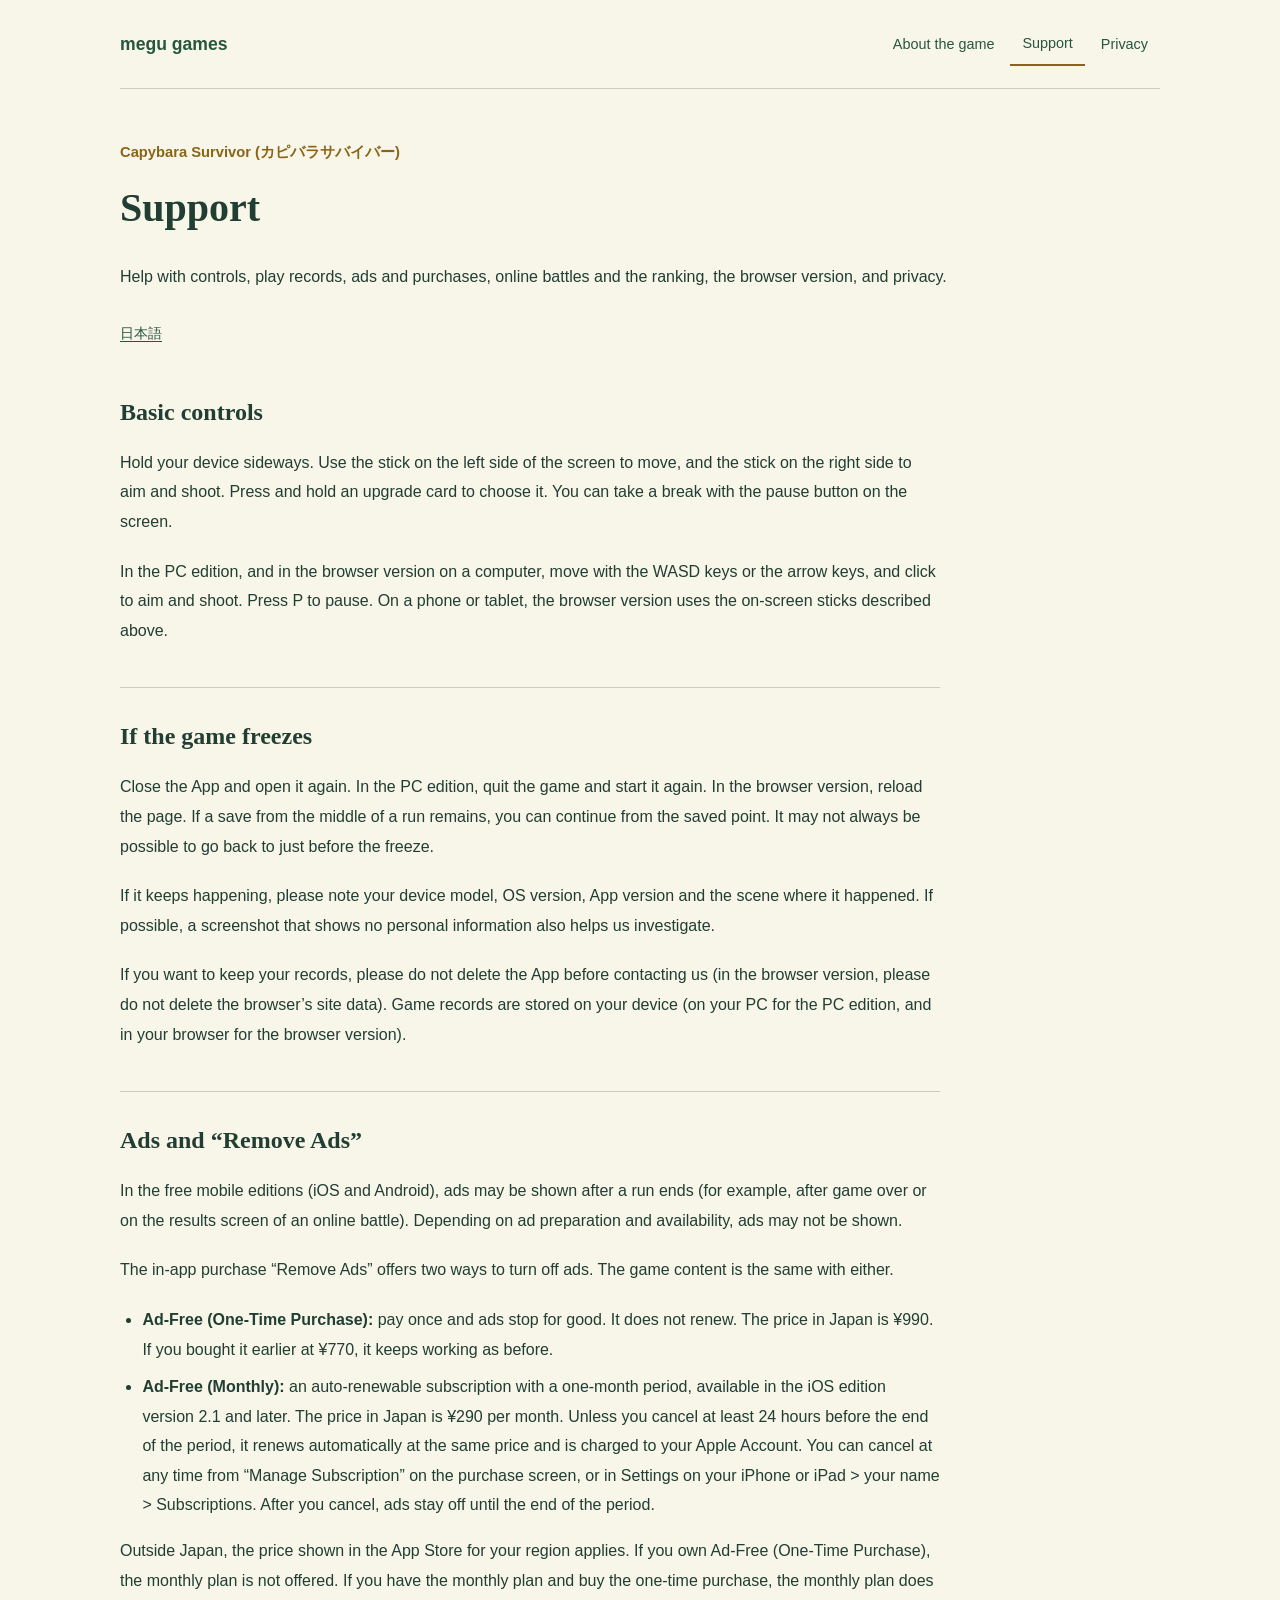
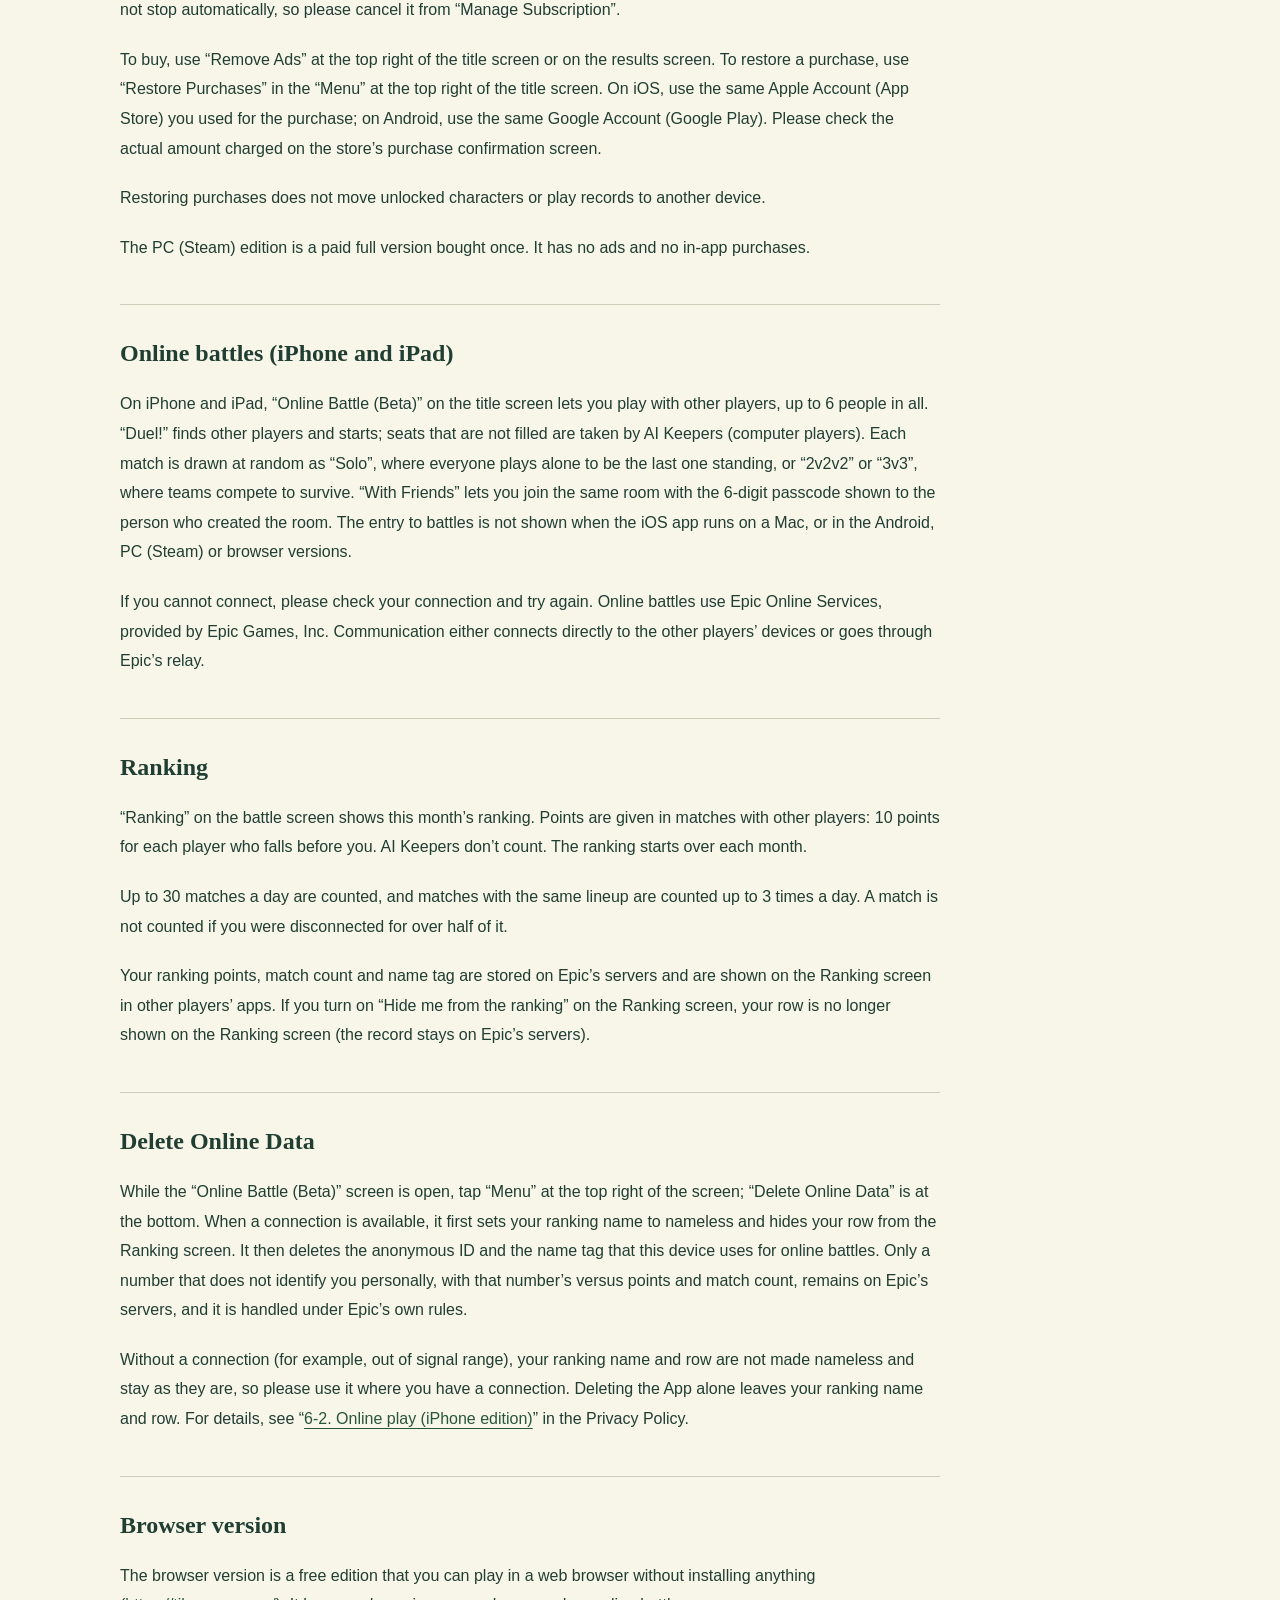
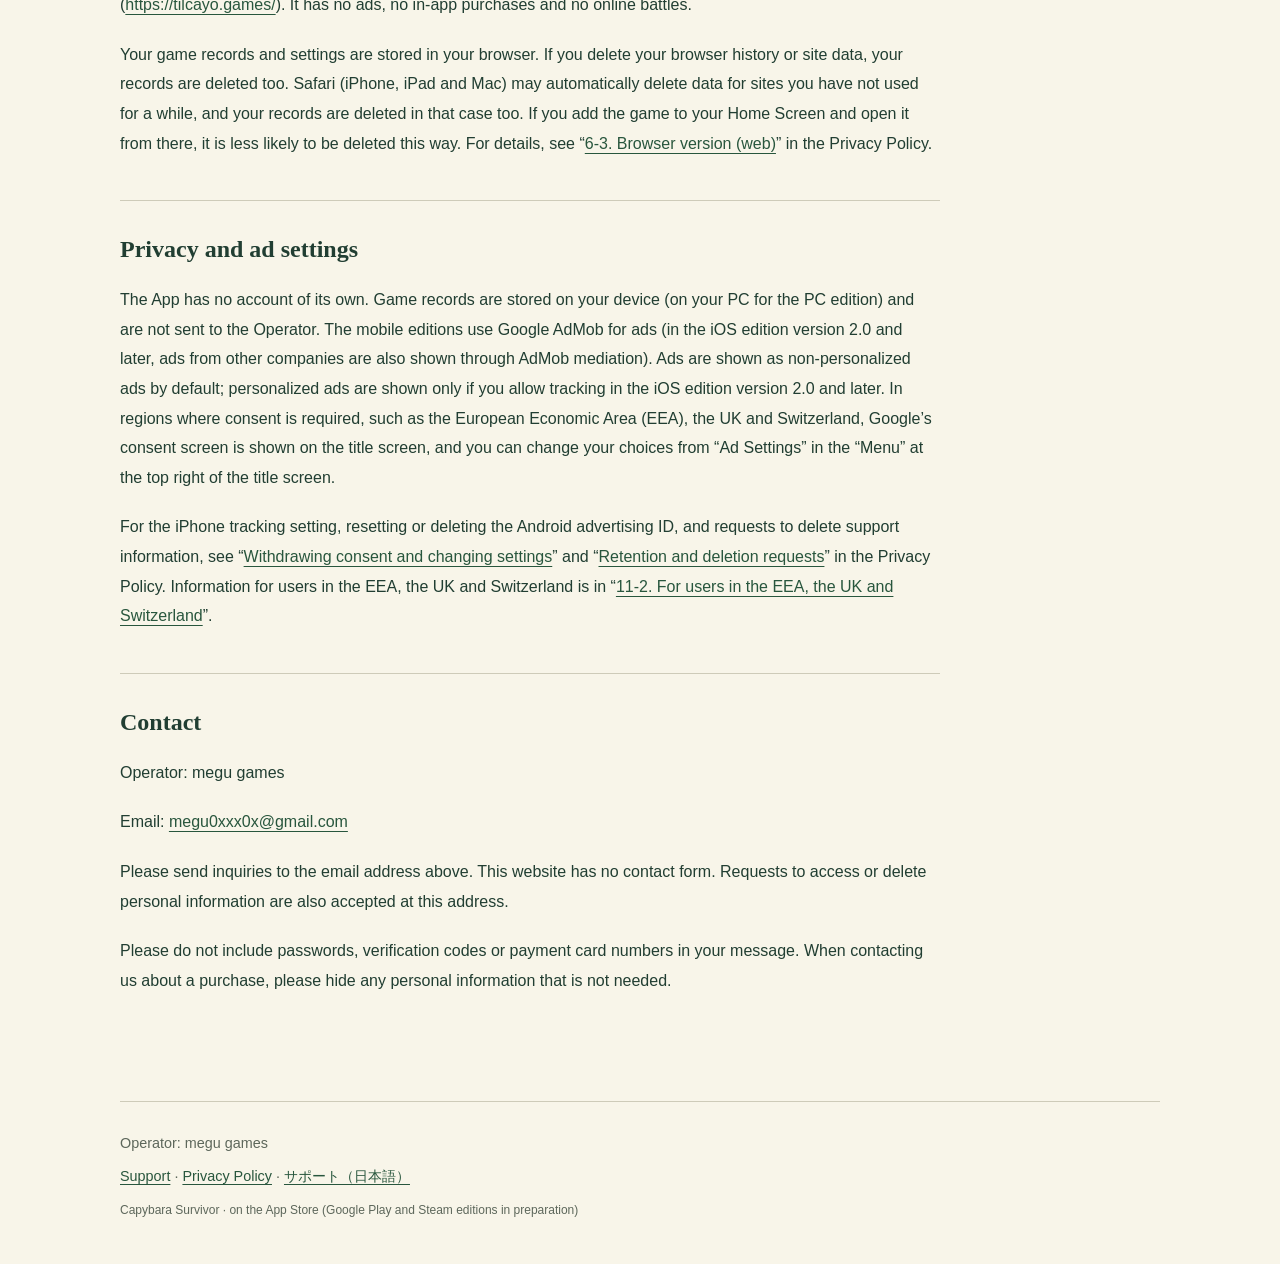
<file: support.en.html>
<!doctype html>
<html lang="en"><head><meta charset="utf-8"><meta name="viewport" content="width=device-width,initial-scale=1">
<meta name="robots" content="noindex,nofollow"><meta name="color-scheme" content="light">
<title>Support | Capybara Survivor</title>
<meta name="description" content="Support for Capybara Survivor: controls, play records, ads and Ad-Free, online battles and the ranking, the browser version, privacy and contact. megu games.">
<link rel="icon" href="app-icon.png"><link rel="stylesheet" href="site.css">
<link rel="alternate" hreflang="ja" href="https://megu0xxx0x.github.io/support.html"><link rel="alternate" hreflang="en" href="https://megu0xxx0x.github.io/support.en.html"></head>
<body><a class="skip" href="#main">Skip to content</a>
<header><a class="brand" href="index.html">megu games</a><nav aria-label="Site"><a href="index.html" hreflang="ja">About the game</a><a href="support.en.html" aria-current="page">Support</a><a href="privacy.en.html">Privacy</a></nav></header>
<main id="main">
<div class="page-heading"><p class="eyebrow">Capybara Survivor (カピバラサバイバー)</p><h1>Support</h1><p>Help with controls, play records, ads and purchases, online battles and the ranking, the browser version, and privacy.</p><p class="lang-switch"><a href="support.html" hreflang="ja" lang="ja">日本語</a></p></div>
<section><h2>Basic controls</h2><p>Hold your device sideways. Use the stick on the left side of the screen to move, and the stick on the right side to aim and shoot. Press and hold an upgrade card to choose it. You can take a break with the pause button on the screen.</p>
<p>In the PC edition, and in the browser version on a computer, move with the WASD keys or the arrow keys, and click to aim and shoot. Press P to pause. On a phone or tablet, the browser version uses the on-screen sticks described above.</p></section>
<section><h2>If the game freezes</h2><p>Close the App and open it again. In the PC edition, quit the game and start it again. In the browser version, reload the page. If a save from the middle of a run remains, you can continue from the saved point. It may not always be possible to go back to just before the freeze.</p>
<p>If it keeps happening, please note your device model, OS version, App version and the scene where it happened. If possible, a screenshot that shows no personal information also helps us investigate.</p>
<p>If you want to keep your records, please do not delete the App before contacting us (in the browser version, please do not delete the browser’s site data). Game records are stored on your device (on your PC for the PC edition, and in your browser for the browser version).</p></section>
<section id="ads"><h2>Ads and “Remove Ads”</h2><p>In the free mobile editions (iOS and Android), ads may be shown after a run ends (for example, after game over or on the results screen of an online battle). Depending on ad preparation and availability, ads may not be shown.</p>
<p>The in-app purchase “Remove Ads” offers two ways to turn off ads. The game content is the same with either.</p>
<ul><li><strong>Ad-Free (One-Time Purchase):</strong> pay once and ads stop for good. It does not renew. The price in Japan is ¥990. If you bought it earlier at ¥770, it keeps working as before.</li>
<li><strong>Ad-Free (Monthly):</strong> an auto-renewable subscription with a one-month period, available in the iOS edition version 2.1 and later. The price in Japan is ¥290 per month. Unless you cancel at least 24 hours before the end of the period, it renews automatically at the same price and is charged to your Apple Account. You can cancel at any time from “Manage Subscription” on the purchase screen, or in Settings on your iPhone or iPad &gt; your name &gt; Subscriptions. After you cancel, ads stay off until the end of the period.</li></ul>
<p>Outside Japan, the price shown in the App Store for your region applies. If you own Ad-Free (One-Time Purchase), the monthly plan is not offered. If you have the monthly plan and buy the one-time purchase, the monthly plan does not stop automatically, so please cancel it from “Manage Subscription”.</p>
<p>To buy, use “Remove Ads” at the top right of the title screen or on the results screen. To restore a purchase, use “Restore Purchases” in the “Menu” at the top right of the title screen. On iOS, use the same Apple Account (App Store) you used for the purchase; on Android, use the same Google Account (Google Play). Please check the actual amount charged on the store’s purchase confirmation screen.</p>
<p>Restoring purchases does not move unlocked characters or play records to another device.</p>
<p>The PC (Steam) edition is a paid full version bought once. It has no ads and no in-app purchases.</p></section>
<section id="online"><h2>Online battles (iPhone and iPad)</h2><p>On iPhone and iPad, “Online Battle (Beta)” on the title screen lets you play with other players, up to 6 people in all. “Duel!” finds other players and starts; seats that are not filled are taken by AI Keepers (computer players). Each match is drawn at random as “Solo”, where everyone plays alone to be the last one standing, or “2v2v2” or “3v3”, where teams compete to survive. “With Friends” lets you join the same room with the 6-digit passcode shown to the person who created the room. The entry to battles is not shown when the iOS app runs on a Mac, or in the Android, PC (Steam) or browser versions.</p>
<p>If you cannot connect, please check your connection and try again. Online battles use Epic Online Services, provided by Epic Games, Inc. Communication either connects directly to the other players’ devices or goes through Epic’s relay.</p></section>
<section id="ranking"><h2>Ranking</h2><p>“Ranking” on the battle screen shows this month’s ranking. Points are given in matches with other players: 10 points for each player who falls before you. AI Keepers don’t count. The ranking starts over each month.</p>
<p>Up to 30 matches a day are counted, and matches with the same lineup are counted up to 3 times a day. A match is not counted if you were disconnected for over half of it.</p>
<p>Your ranking points, match count and name tag are stored on Epic’s servers and are shown on the Ranking screen in other players’ apps. If you turn on “Hide me from the ranking” on the Ranking screen, your row is no longer shown on the Ranking screen (the record stays on Epic’s servers).</p></section>
<section id="online-data"><h2>Delete Online Data</h2><p>While the “Online Battle (Beta)” screen is open, tap “Menu” at the top right of the screen; “Delete Online Data” is at the bottom. When a connection is available, it first sets your ranking name to nameless and hides your row from the Ranking screen. It then deletes the anonymous ID and the name tag that this device uses for online battles. Only a number that does not identify you personally, with that number’s versus points and match count, remains on Epic’s servers, and it is handled under Epic’s own rules.</p>
<p>Without a connection (for example, out of signal range), your ranking name and row are not made nameless and stay as they are, so please use it where you have a connection. Deleting the App alone leaves your ranking name and row. For details, see “<a href="privacy.en.html#online">6-2. Online play (iPhone edition)</a>” in the Privacy Policy.</p></section>
<section id="web"><h2>Browser version</h2><p>The browser version is a free edition that you can play in a web browser without installing anything (<a href="https://tilcayo.games/">https://tilcayo.games/</a>). It has no ads, no in-app purchases and no online battles.</p>
<p>Your game records and settings are stored in your browser. If you delete your browser history or site data, your records are deleted too. Safari (iPhone, iPad and Mac) may automatically delete data for sites you have not used for a while, and your records are deleted in that case too. If you add the game to your Home Screen and open it from there, it is less likely to be deleted this way. For details, see “<a href="privacy.en.html#web">6-3. Browser version (web)</a>” in the Privacy Policy.</p></section>
<section id="privacy"><h2>Privacy and ad settings</h2><p>The App has no account of its own. Game records are stored on your device (on your PC for the PC edition) and are not sent to the Operator. The mobile editions use Google AdMob for ads (in the iOS edition version 2.0 and later, ads from other companies are also shown through AdMob mediation). Ads are shown as non-personalized ads by default; personalized ads are shown only if you allow tracking in the iOS edition version 2.0 and later. In regions where consent is required, such as the European Economic Area (EEA), the UK and Switzerland, Google’s consent screen is shown on the title screen, and you can change your choices from “Ad Settings” in the “Menu” at the top right of the title screen.</p>
<p>For the iPhone tracking setting, resetting or deleting the Android advertising ID, and requests to delete support information, see “<a href="privacy.en.html#withdraw">Withdrawing consent and changing settings</a>” and “<a href="privacy.en.html#delete">Retention and deletion requests</a>” in the Privacy Policy. Information for users in the EEA, the UK and Switzerland is in “<a href="privacy.en.html#eea">11-2. For users in the EEA, the UK and Switzerland</a>”.</p></section>
<section id="contact"><h2>Contact</h2><p>Operator: megu games</p><p>Email: <a href="mailto:megu0xxx0x@gmail.com">megu0xxx0x@gmail.com</a></p>
<p>Please send inquiries to the email address above. This website has no contact form. Requests to access or delete personal information are also accepted at this address.</p>
<p>Please do not include passwords, verification codes or payment card numbers in your message. When contacting us about a purchase, please hide any personal information that is not needed.</p></section></main>
<footer><p>Operator: megu games</p><p><a href="support.en.html">Support</a><span aria-hidden="true"> · </span><a href="privacy.en.html">Privacy Policy</a><span aria-hidden="true"> · </span><a href="support.html" hreflang="ja" lang="ja">サポート（日本語）</a></p><small>Capybara Survivor · on the App Store (Google Play and Steam editions in preparation)</small></footer>
</body></html>
</file>
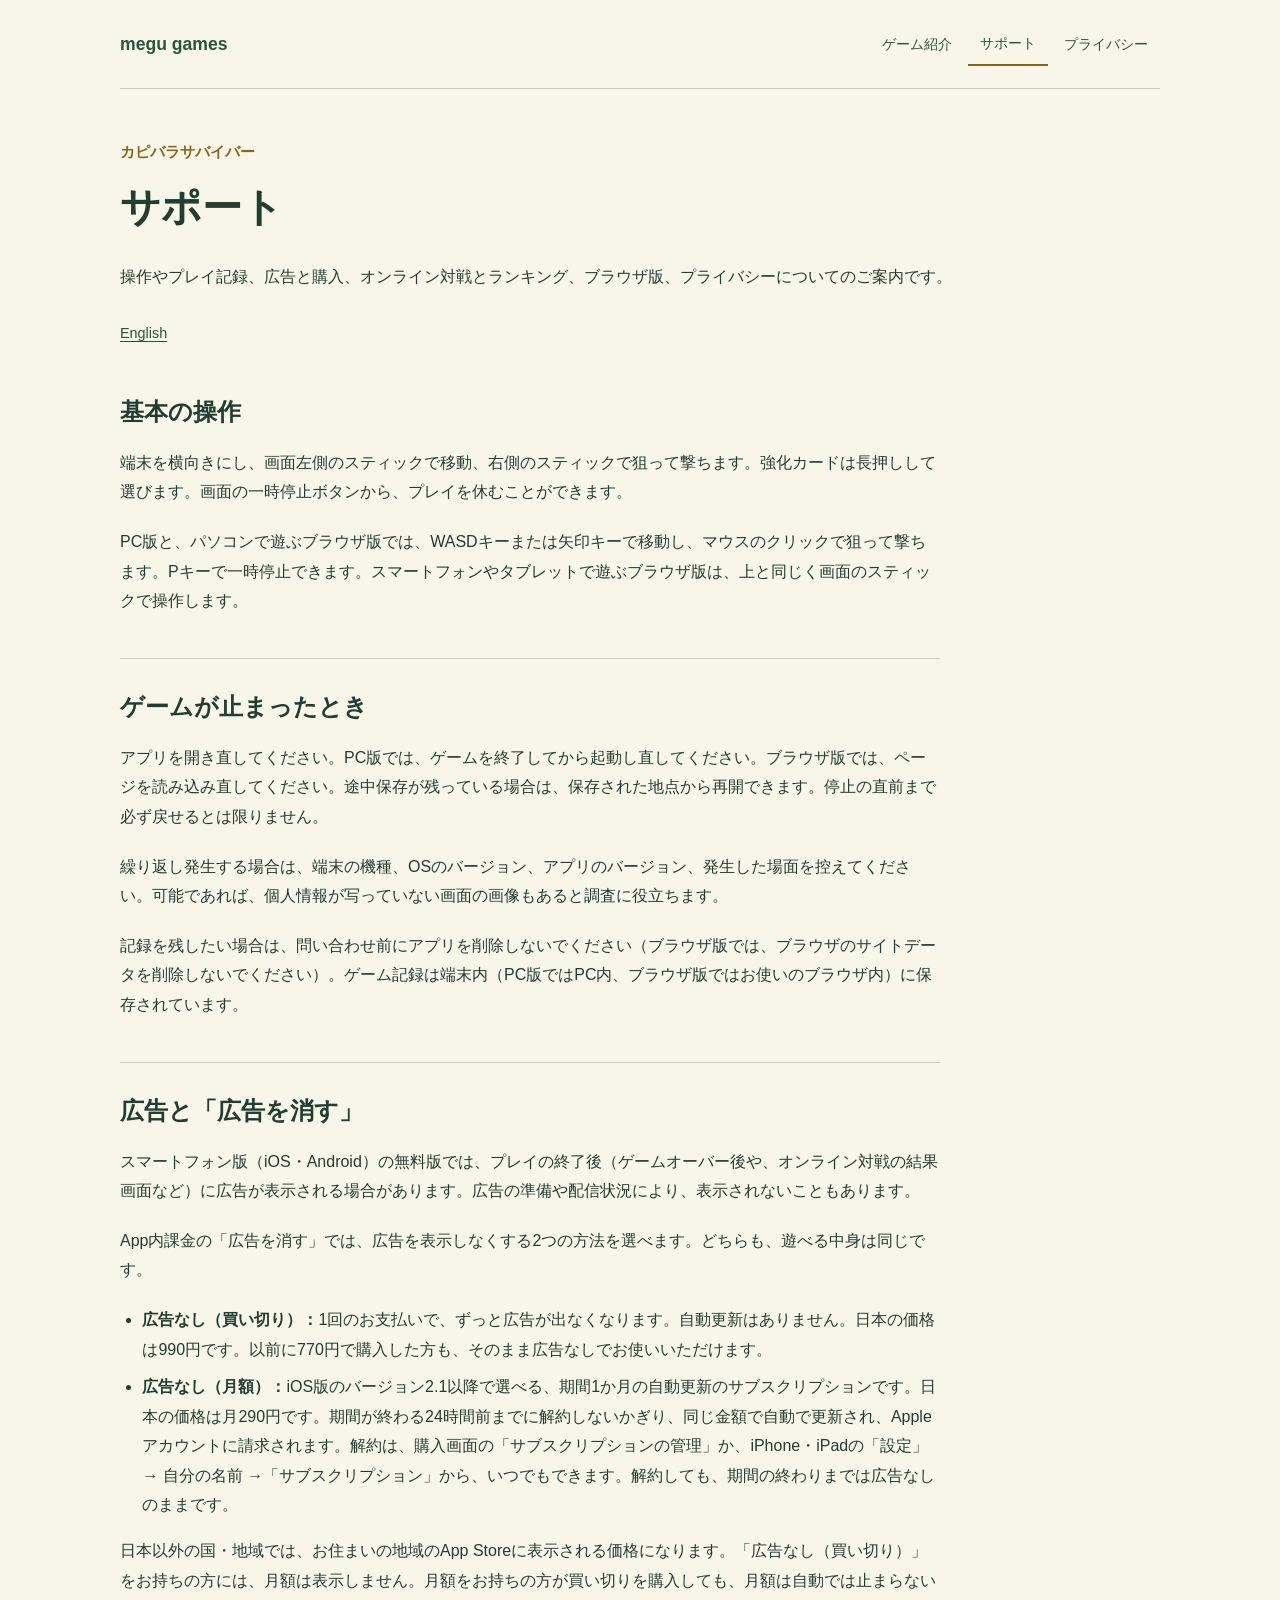
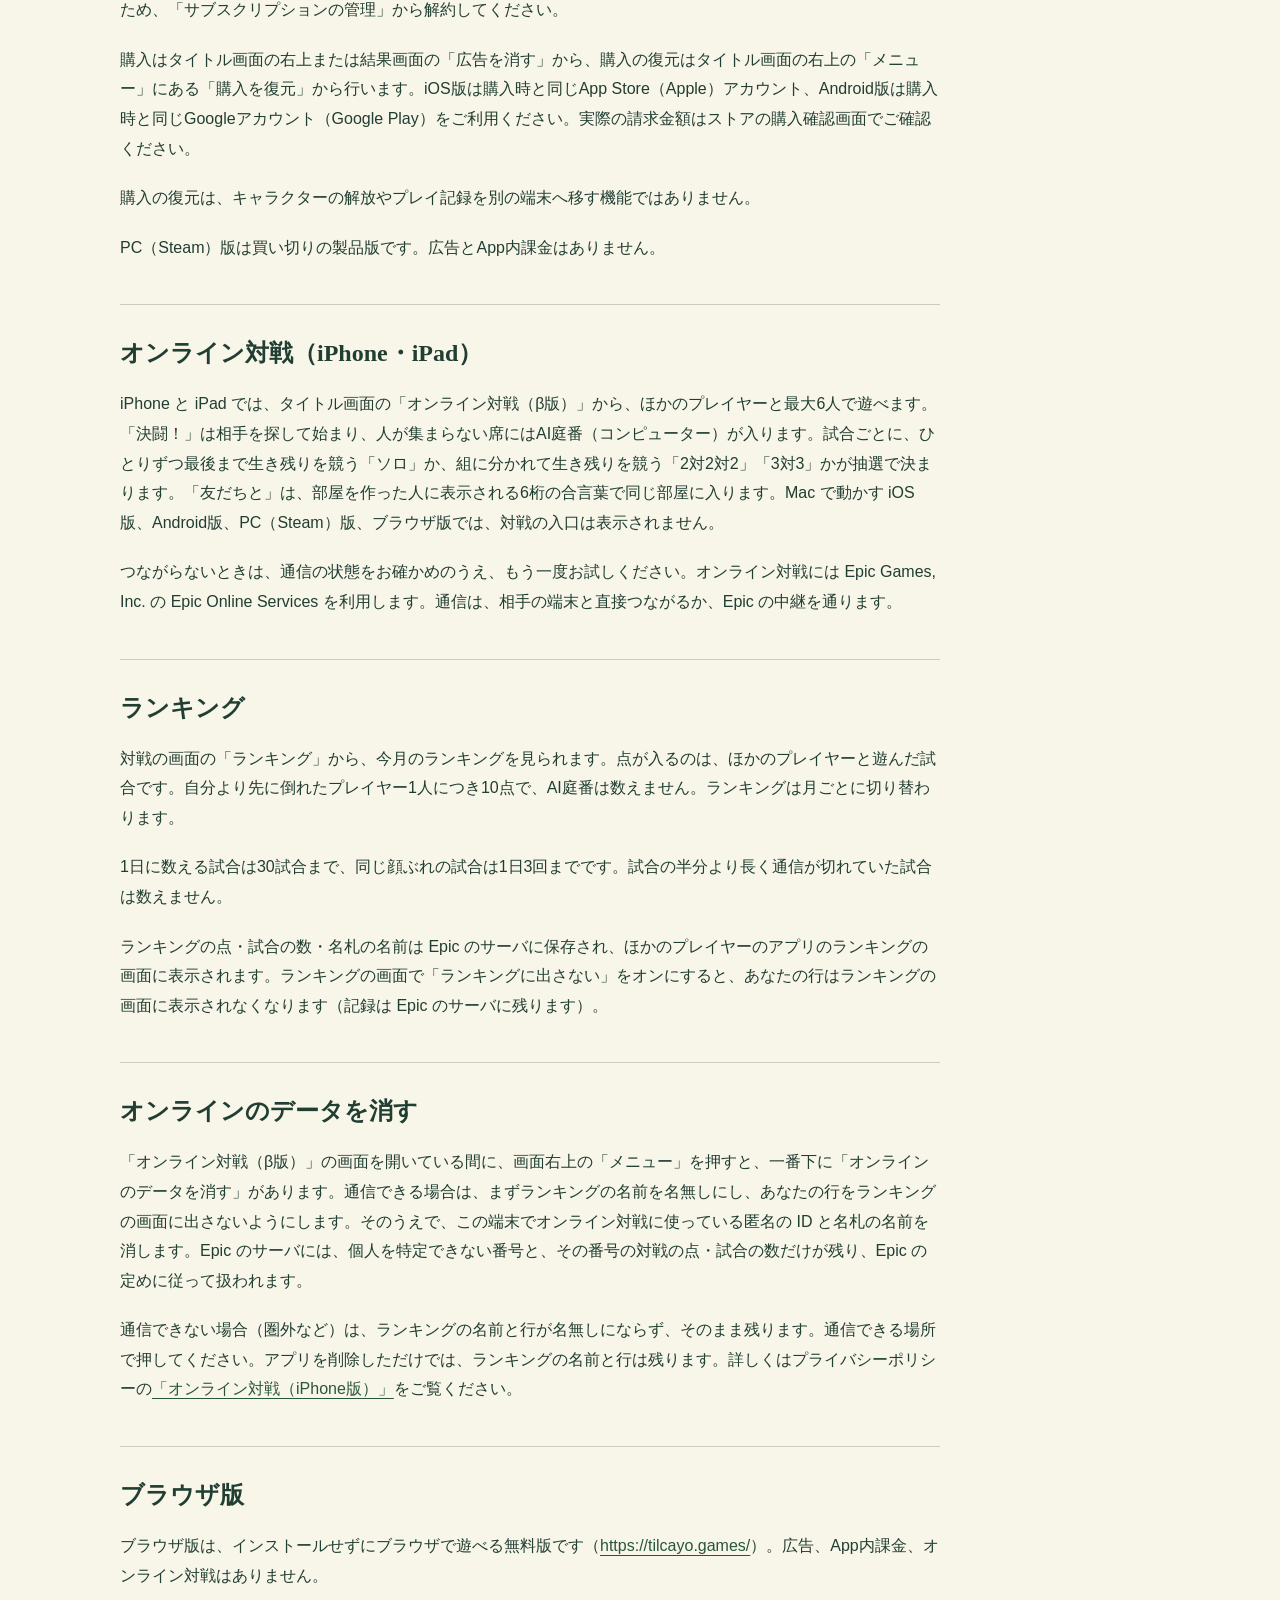
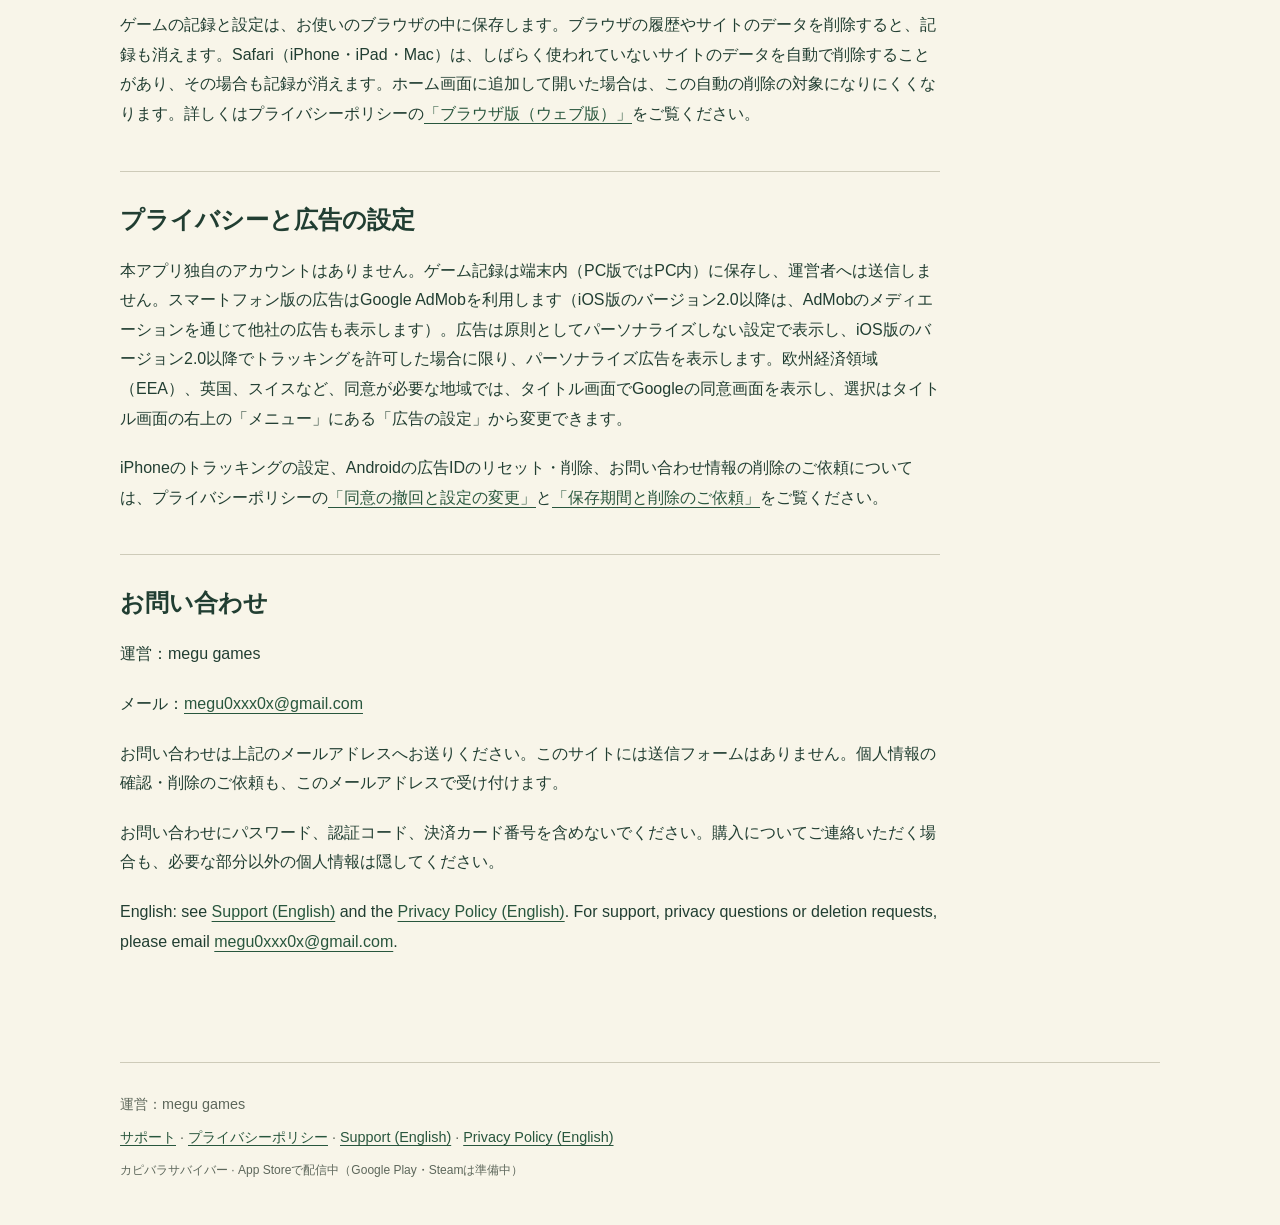
<file: support.html>
<!doctype html>
<html lang="ja"><head><meta charset="utf-8"><meta name="viewport" content="width=device-width,initial-scale=1">
<meta name="robots" content="noindex,nofollow"><meta name="color-scheme" content="light">
<title>サポート | カピバラサバイバー</title>
<meta name="description" content="カピバラサバイバーのゲーム紹介、サポート、プライバシーポリシー。megu games。">
<link rel="icon" href="app-icon.png"><link rel="stylesheet" href="site.css">
<link rel="alternate" hreflang="ja" href="https://megu0xxx0x.github.io/support.html"><link rel="alternate" hreflang="en" href="https://megu0xxx0x.github.io/support.en.html"></head>
<body><a class="skip" href="#main">本文へ移動</a>
<header><a class="brand" href="index.html">megu games</a><nav aria-label="サイト内"><a href="index.html">ゲーム紹介</a><a href="support.html" aria-current="page">サポート</a><a href="privacy.html">プライバシー</a></nav></header>
<main id="main">
<div class="page-heading"><p class="eyebrow">カピバラサバイバー</p><h1>サポート</h1><p>操作やプレイ記録、広告と購入、オンライン対戦とランキング、ブラウザ版、プライバシーについてのご案内です。</p><p class="lang-switch"><a href="support.en.html" hreflang="en" lang="en">English</a></p></div>
<section><h2>基本の操作</h2><p>端末を横向きにし、画面左側のスティックで移動、右側のスティックで狙って撃ちます。強化カードは長押しして選びます。画面の一時停止ボタンから、プレイを休むことができます。</p>
<p>PC版と、パソコンで遊ぶブラウザ版では、WASDキーまたは矢印キーで移動し、マウスのクリックで狙って撃ちます。Pキーで一時停止できます。スマートフォンやタブレットで遊ぶブラウザ版は、上と同じく画面のスティックで操作します。</p></section>
<section><h2>ゲームが止まったとき</h2><p>アプリを開き直してください。PC版では、ゲームを終了してから起動し直してください。ブラウザ版では、ページを読み込み直してください。途中保存が残っている場合は、保存された地点から再開できます。停止の直前まで必ず戻せるとは限りません。</p>
<p>繰り返し発生する場合は、端末の機種、OSのバージョン、アプリのバージョン、発生した場面を控えてください。可能であれば、個人情報が写っていない画面の画像もあると調査に役立ちます。</p>
<p>記録を残したい場合は、問い合わせ前にアプリを削除しないでください（ブラウザ版では、ブラウザのサイトデータを削除しないでください）。ゲーム記録は端末内（PC版ではPC内、ブラウザ版ではお使いのブラウザ内）に保存されています。</p></section>
<section id="ads"><h2>広告と「広告を消す」</h2><p>スマートフォン版（iOS・Android）の無料版では、プレイの終了後（ゲームオーバー後や、オンライン対戦の結果画面など）に広告が表示される場合があります。広告の準備や配信状況により、表示されないこともあります。</p>
<p>App内課金の「広告を消す」では、広告を表示しなくする2つの方法を選べます。どちらも、遊べる中身は同じです。</p>
<ul><li><strong>広告なし（買い切り）：</strong>1回のお支払いで、ずっと広告が出なくなります。自動更新はありません。日本の価格は990円です。以前に770円で購入した方も、そのまま広告なしでお使いいただけます。</li>
<li><strong>広告なし（月額）：</strong>iOS版のバージョン2.1以降で選べる、期間1か月の自動更新のサブスクリプションです。日本の価格は月290円です。期間が終わる24時間前までに解約しないかぎり、同じ金額で自動で更新され、Apple アカウントに請求されます。解約は、購入画面の「サブスクリプションの管理」か、iPhone・iPadの「設定」→ 自分の名前 →「サブスクリプション」から、いつでもできます。解約しても、期間の終わりまでは広告なしのままです。</li></ul>
<p>日本以外の国・地域では、お住まいの地域のApp Storeに表示される価格になります。「広告なし（買い切り）」をお持ちの方には、月額は表示しません。月額をお持ちの方が買い切りを購入しても、月額は自動では止まらないため、「サブスクリプションの管理」から解約してください。</p>
<p>購入はタイトル画面の右上または結果画面の「広告を消す」から、購入の復元はタイトル画面の右上の「メニュー」にある「購入を復元」から行います。iOS版は購入時と同じApp Store（Apple）アカウント、Android版は購入時と同じGoogleアカウント（Google Play）をご利用ください。実際の請求金額はストアの購入確認画面でご確認ください。</p>
<p>購入の復元は、キャラクターの解放やプレイ記録を別の端末へ移す機能ではありません。</p>
<p>PC（Steam）版は買い切りの製品版です。広告とApp内課金はありません。</p></section>
<section id="online"><h2>オンライン対戦（iPhone・iPad）</h2><p>iPhone と iPad では、タイトル画面の「オンライン対戦（β版）」から、ほかのプレイヤーと最大6人で遊べます。「決闘！」は相手を探して始まり、人が集まらない席にはAI庭番（コンピューター）が入ります。試合ごとに、ひとりずつ最後まで生き残りを競う「ソロ」か、組に分かれて生き残りを競う「2対2対2」「3対3」かが抽選で決まります。「友だちと」は、部屋を作った人に表示される6桁の合言葉で同じ部屋に入ります。Mac で動かす iOS 版、Android版、PC（Steam）版、ブラウザ版では、対戦の入口は表示されません。</p>
<p>つながらないときは、通信の状態をお確かめのうえ、もう一度お試しください。オンライン対戦には Epic Games, Inc. の Epic Online Services を利用します。通信は、相手の端末と直接つながるか、Epic の中継を通ります。</p></section>
<section id="ranking"><h2>ランキング</h2><p>対戦の画面の「ランキング」から、今月のランキングを見られます。点が入るのは、ほかのプレイヤーと遊んだ試合です。自分より先に倒れたプレイヤー1人につき10点で、AI庭番は数えません。ランキングは月ごとに切り替わります。</p>
<p>1日に数える試合は30試合まで、同じ顔ぶれの試合は1日3回までです。試合の半分より長く通信が切れていた試合は数えません。</p>
<p>ランキングの点・試合の数・名札の名前は Epic のサーバに保存され、ほかのプレイヤーのアプリのランキングの画面に表示されます。ランキングの画面で「ランキングに出さない」をオンにすると、あなたの行はランキングの画面に表示されなくなります（記録は Epic のサーバに残ります）。</p></section>
<section id="online-data"><h2>オンラインのデータを消す</h2><p>「オンライン対戦（β版）」の画面を開いている間に、画面右上の「メニュー」を押すと、一番下に「オンラインのデータを消す」があります。通信できる場合は、まずランキングの名前を名無しにし、あなたの行をランキングの画面に出さないようにします。そのうえで、この端末でオンライン対戦に使っている匿名の ID と名札の名前を消します。Epic のサーバには、個人を特定できない番号と、その番号の対戦の点・試合の数だけが残り、Epic の定めに従って扱われます。</p>
<p>通信できない場合（圏外など）は、ランキングの名前と行が名無しにならず、そのまま残ります。通信できる場所で押してください。アプリを削除しただけでは、ランキングの名前と行は残ります。詳しくはプライバシーポリシーの<a href="privacy.html#online">「オンライン対戦（iPhone版）」</a>をご覧ください。</p></section>
<section id="web"><h2>ブラウザ版</h2><p>ブラウザ版は、インストールせずにブラウザで遊べる無料版です（<a href="https://tilcayo.games/">https://tilcayo.games/</a>）。広告、App内課金、オンライン対戦はありません。</p>
<p>ゲームの記録と設定は、お使いのブラウザの中に保存します。ブラウザの履歴やサイトのデータを削除すると、記録も消えます。Safari（iPhone・iPad・Mac）は、しばらく使われていないサイトのデータを自動で削除することがあり、その場合も記録が消えます。ホーム画面に追加して開いた場合は、この自動の削除の対象になりにくくなります。詳しくはプライバシーポリシーの<a href="privacy.html#web">「ブラウザ版（ウェブ版）」</a>をご覧ください。</p></section>
<section id="privacy"><h2>プライバシーと広告の設定</h2><p>本アプリ独自のアカウントはありません。ゲーム記録は端末内（PC版ではPC内）に保存し、運営者へは送信しません。スマートフォン版の広告はGoogle AdMobを利用します（iOS版のバージョン2.0以降は、AdMobのメディエーションを通じて他社の広告も表示します）。広告は原則としてパーソナライズしない設定で表示し、iOS版のバージョン2.0以降でトラッキングを許可した場合に限り、パーソナライズ広告を表示します。欧州経済領域（EEA）、英国、スイスなど、同意が必要な地域では、タイトル画面でGoogleの同意画面を表示し、選択はタイトル画面の右上の「メニュー」にある「広告の設定」から変更できます。</p>
<p>iPhoneのトラッキングの設定、Androidの広告IDのリセット・削除、お問い合わせ情報の削除のご依頼については、プライバシーポリシーの<a href="privacy.html#withdraw">「同意の撤回と設定の変更」</a>と<a href="privacy.html#delete">「保存期間と削除のご依頼」</a>をご覧ください。</p></section>
<section id="contact"><h2>お問い合わせ</h2><p>運営：megu games</p><p>メール：<a href="mailto:megu0xxx0x@gmail.com">megu0xxx0x@gmail.com</a></p>
<p>お問い合わせは上記のメールアドレスへお送りください。このサイトには送信フォームはありません。個人情報の確認・削除のご依頼も、このメールアドレスで受け付けます。</p>
<p>お問い合わせにパスワード、認証コード、決済カード番号を含めないでください。購入についてご連絡いただく場合も、必要な部分以外の個人情報は隠してください。</p>
<p lang="en">English: see <a href="support.en.html">Support (English)</a> and the <a href="privacy.en.html">Privacy Policy (English)</a>. For support, privacy questions or deletion requests, please email <a href="mailto:megu0xxx0x@gmail.com">megu0xxx0x@gmail.com</a>.</p></section></main>
<footer><p>運営：megu games</p><p><a href="support.html">サポート</a><span aria-hidden="true"> · </span><a href="privacy.html">プライバシーポリシー</a><span aria-hidden="true"> · </span><a href="support.en.html" hreflang="en" lang="en">Support (English)</a><span aria-hidden="true"> · </span><a href="privacy.en.html" hreflang="en" lang="en">Privacy Policy (English)</a></p><small>カピバラサバイバー · App Storeで配信中（Google Play・Steamは準備中）</small></footer>
</body></html>
</file>
<file: site.css>
:root{--bg:#f8f5e9;--ink:#213e32;--muted:#5d675b;--line:#cecbb9;--gold:#886517;--paper:#fffdf5;color-scheme:light}
*{box-sizing:border-box}html{scroll-behavior:auto}body{margin:0;background:var(--bg);color:var(--ink);font-family:-apple-system,BlinkMacSystemFont,"Hiragino Sans","Yu Gothic",sans-serif;line-height:1.85;overflow-wrap:anywhere}
a{color:#28563d;text-underline-offset:.22em}a:hover{text-decoration-thickness:2px}a:focus-visible{outline:3px solid var(--gold);outline-offset:5px;border-radius:2px}.skip{position:absolute;top:-80px;left:16px;background:var(--paper);padding:10px;z-index:2}.skip:focus{top:8px}
.draft{background:#e8e2c9;color:#493e20;text-align:center;font-size:.82rem;padding:9px 20px}header,main,footer{width:min(100% - 48px,1040px);margin-inline:auto}header{display:flex;justify-content:space-between;align-items:center;gap:12px;padding-block:22px;border-bottom:1px solid var(--line)}.brand{font-weight:700;text-decoration:none;font-size:1.1rem;white-space:nowrap}nav{display:flex;gap:4px;flex-wrap:wrap}nav a{display:inline-flex;align-items:center;min-height:44px;padding:5px 12px;font-size:.9rem;text-decoration:none}nav a[aria-current=page]{border-bottom:2px solid var(--gold)}main{padding-block:50px 64px}h1,h2{font-family:"Hiragino Mincho ProN","Yu Mincho",serif;font-weight:600;line-height:1.5}h1{font-size:2.5rem;margin:12px 0 24px}h2{font-size:1.5rem;margin:0 0 18px}p{margin:0 0 20px}section{margin:0 0 42px}section+section{padding-top:30px;border-top:1px solid var(--line)}.hero{display:grid;grid-template-columns:minmax(0,1.6fr) minmax(0,1fr);gap:48px;align-items:center;margin-bottom:56px}.hero h1{font-size:2.7rem}.eyebrow{font-size:.92rem;color:var(--gold);font-weight:600;margin-bottom:8px}.lead{font-family:"Hiragino Mincho ProN","Yu Mincho",serif;font-size:1.25rem}.art{display:block;width:100%;height:auto;aspect-ratio:1;border-radius:22%;box-shadow:0 12px 38px #203c3214}.release{display:inline-block;color:#fffdf5;background:#28563d;padding:7px 18px;margin-bottom:10px;border-radius:4px;font-size:.94rem}.muted{color:var(--muted);font-size:.88rem}.text-link{display:inline-block;min-height:44px;padding-block:8px}.page-heading{margin-bottom:38px}.page-heading~section,.page-heading~p{max-width:820px}.pending{padding:15px 18px;background:#eee7ce;border-left:3px solid var(--gold)}ul{padding-left:1.4em}li{margin-bottom:8px}footer{border-top:1px solid var(--line);padding-block:28px 42px;color:var(--muted);font-size:.9rem}footer p{margin-bottom:6px}.mobile-break{display:none}
@media(max-width:680px){header,main,footer{width:calc(100% - 36px)}header{align-items:flex-start;flex-direction:column;padding-block:15px;gap:8px}nav{width:100%;gap:0}nav a{padding-inline:9px;font-size:.84rem}nav a:first-child{padding-left:0}main{padding-block:30px 40px}.hero{grid-template-columns:1fr;gap:24px;margin-bottom:34px}.hero h1{font-size:2.3rem}.art{width:180px;justify-self:center}.hero .muted{font-size:.8rem}h1{font-size:2rem}h2{font-size:1.3rem}.mobile-break{display:initial}section{margin-bottom:30px}.draft{font-size:.76rem;padding-inline:16px}}
.lang-switch{font-size:.9rem;margin-bottom:0}.lang-switch a{display:inline-block;min-height:44px;padding-block:8px}.toc{display:block;max-width:820px;margin:0 0 40px;padding:18px 22px;background:var(--paper);border:1px solid var(--line);border-radius:4px}.toc ol{margin:0;padding-left:1.4em}.toc li{margin-bottom:4px}.toc a{display:inline-block;min-height:0;padding:4px 0;font-size:inherit;text-decoration:underline}
.data-table{width:100%;border-collapse:collapse;font-size:.92rem;line-height:1.7;margin:0 0 24px}.data-table caption{text-align:left;font-weight:600;padding-bottom:8px}.data-table th,.data-table td{text-align:left;vertical-align:top;padding:12px 10px;border-top:1px solid var(--line)}.data-table thead th{border-top:0;border-bottom:2px solid var(--line);color:var(--muted);font-size:.86rem;white-space:nowrap}.data-table tbody th{font-weight:600}
@media(max-width:680px){.data-table thead{position:absolute;width:1px;height:1px;overflow:hidden;clip-path:inset(50%)}.data-table tr{display:block;border-top:1px solid var(--line);padding-block:10px}.data-table th,.data-table td{display:block;border:0;padding:3px 0}.data-table td::before{content:attr(data-label);display:block;color:var(--muted);font-size:.8rem;font-weight:600}.toc{padding:14px 16px}}
</file>
